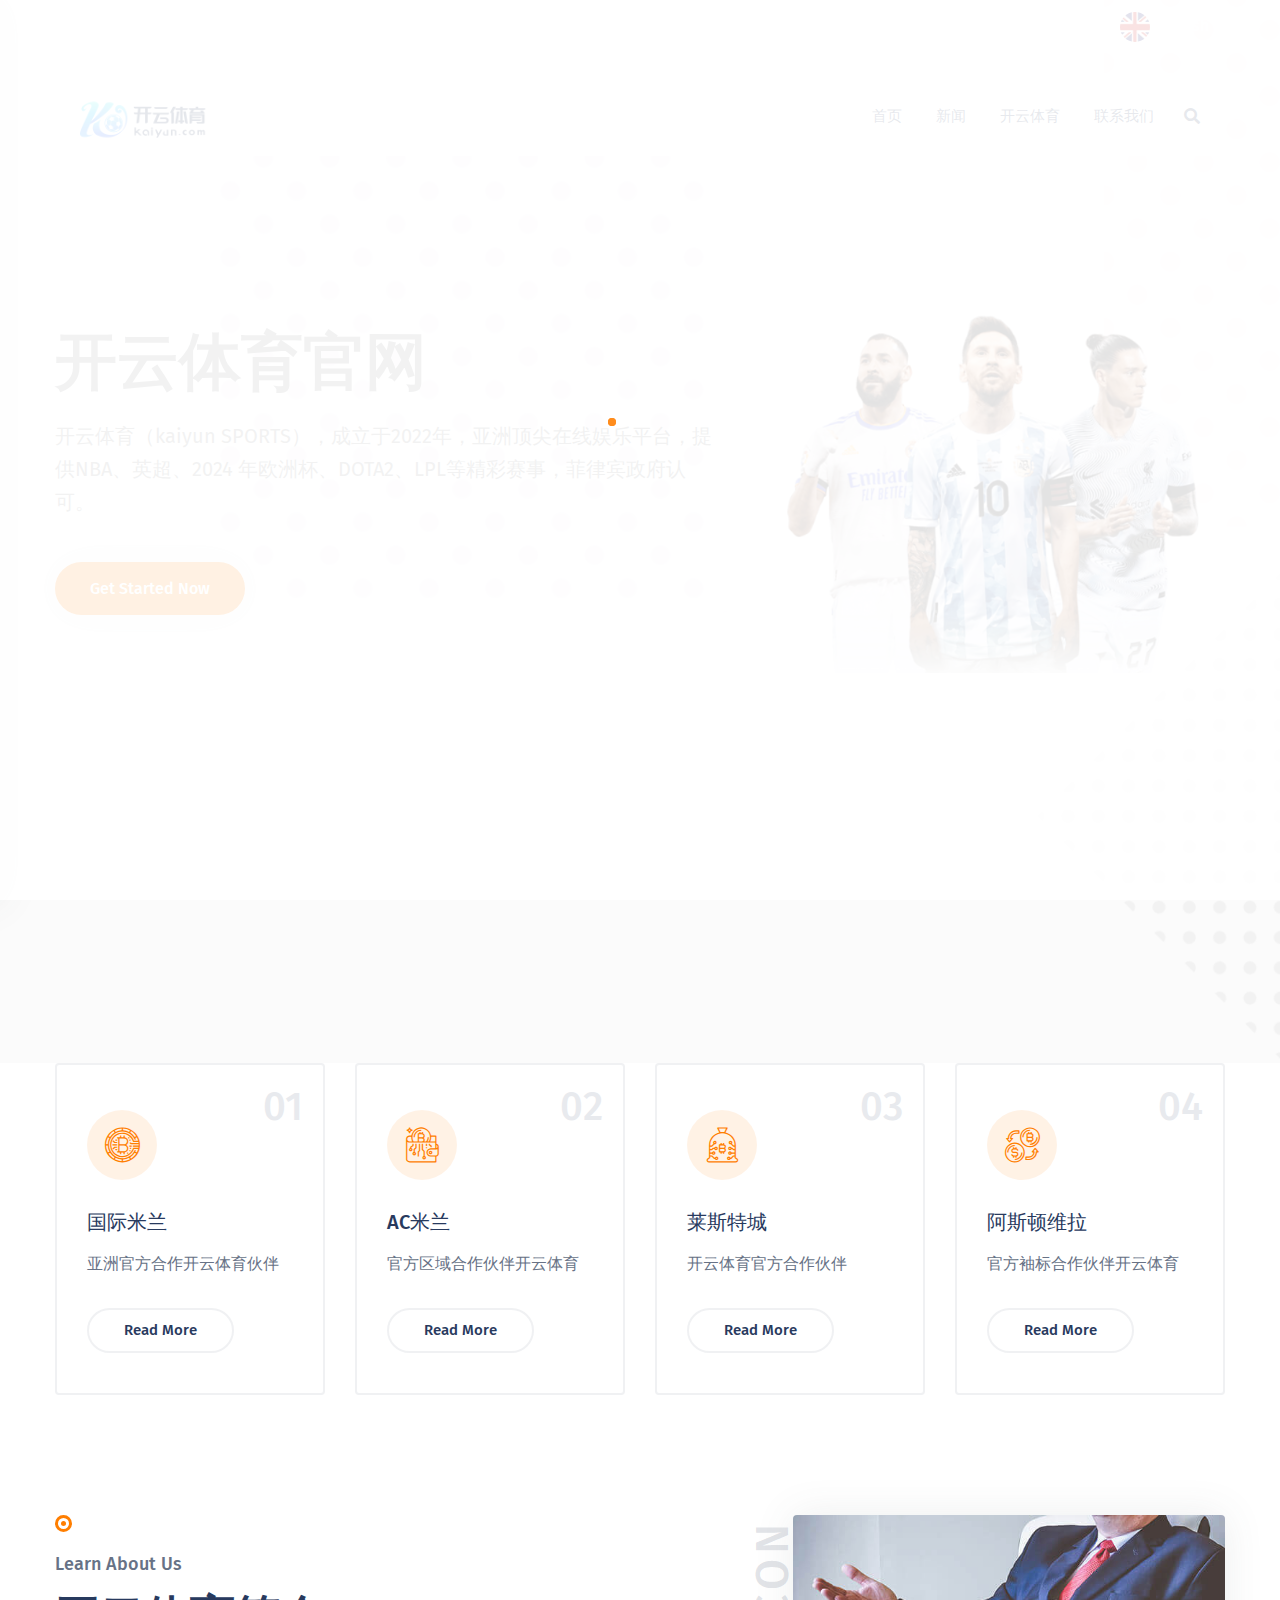
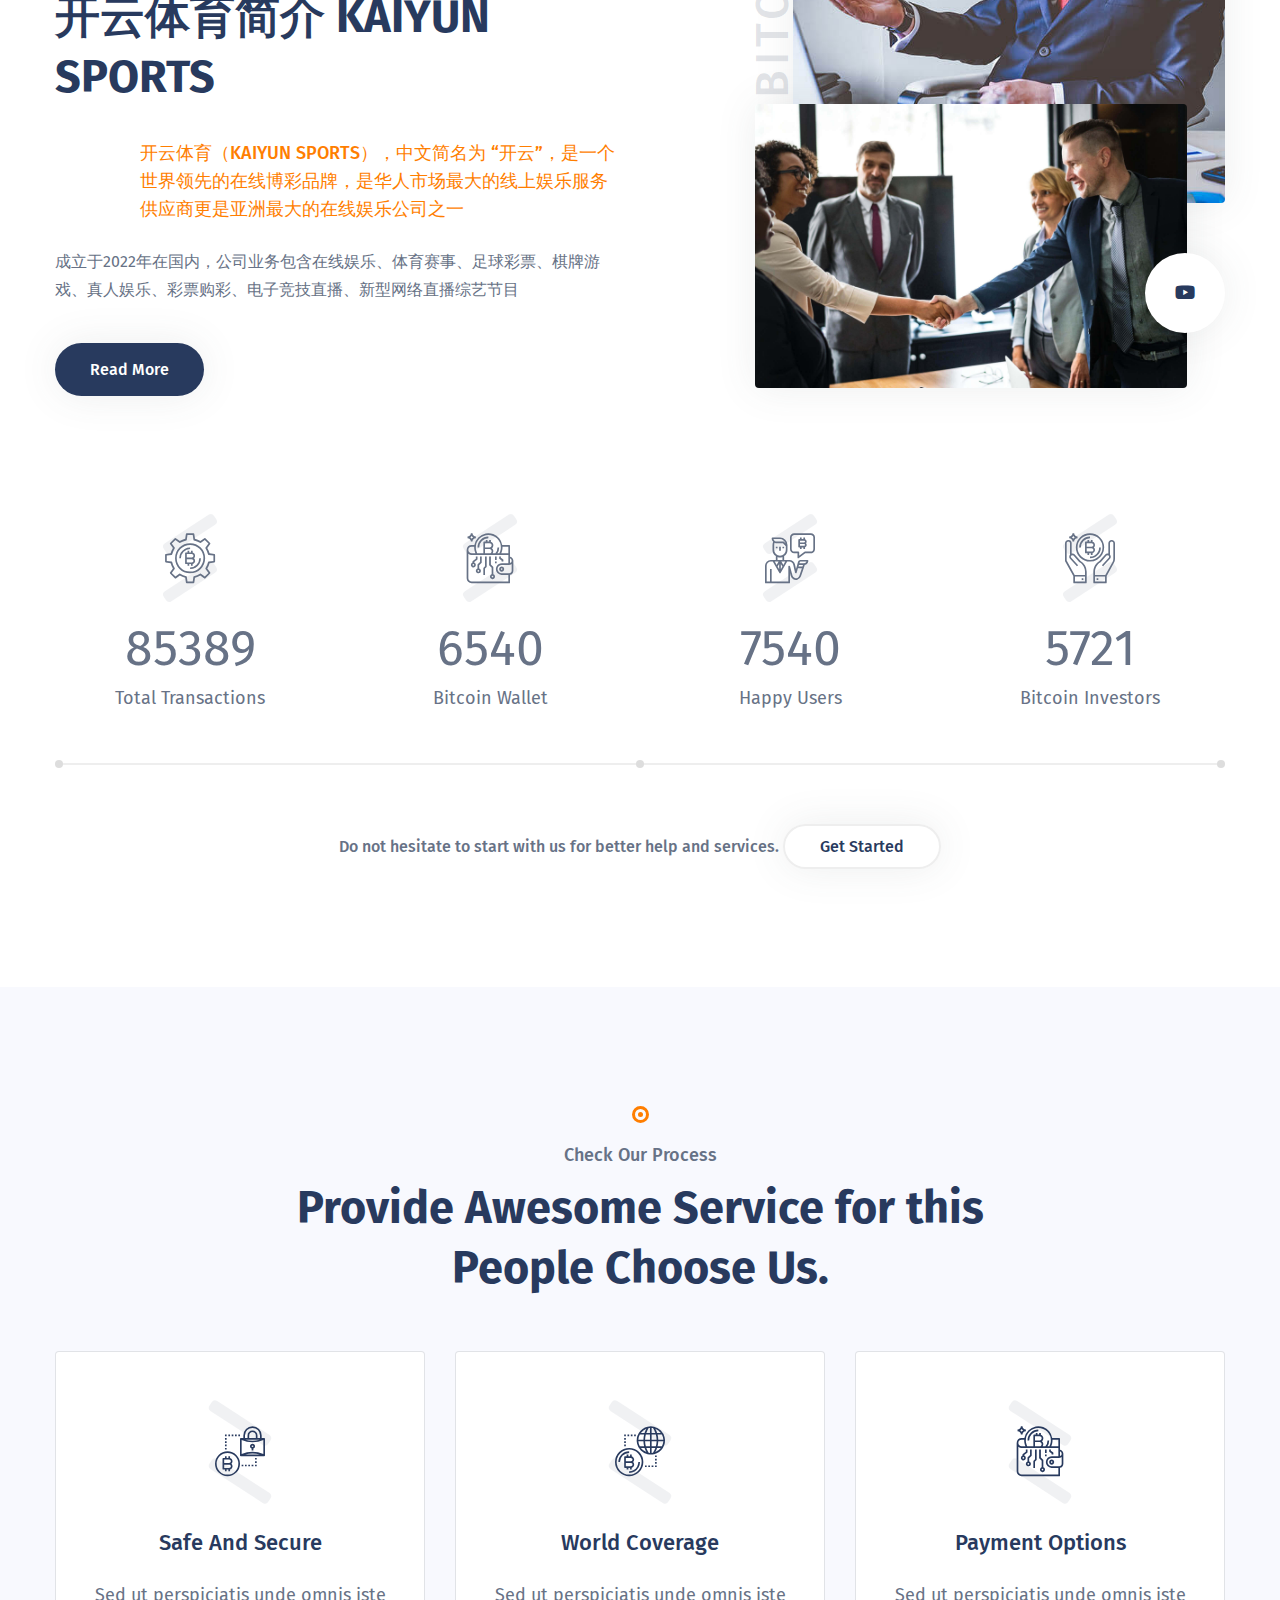
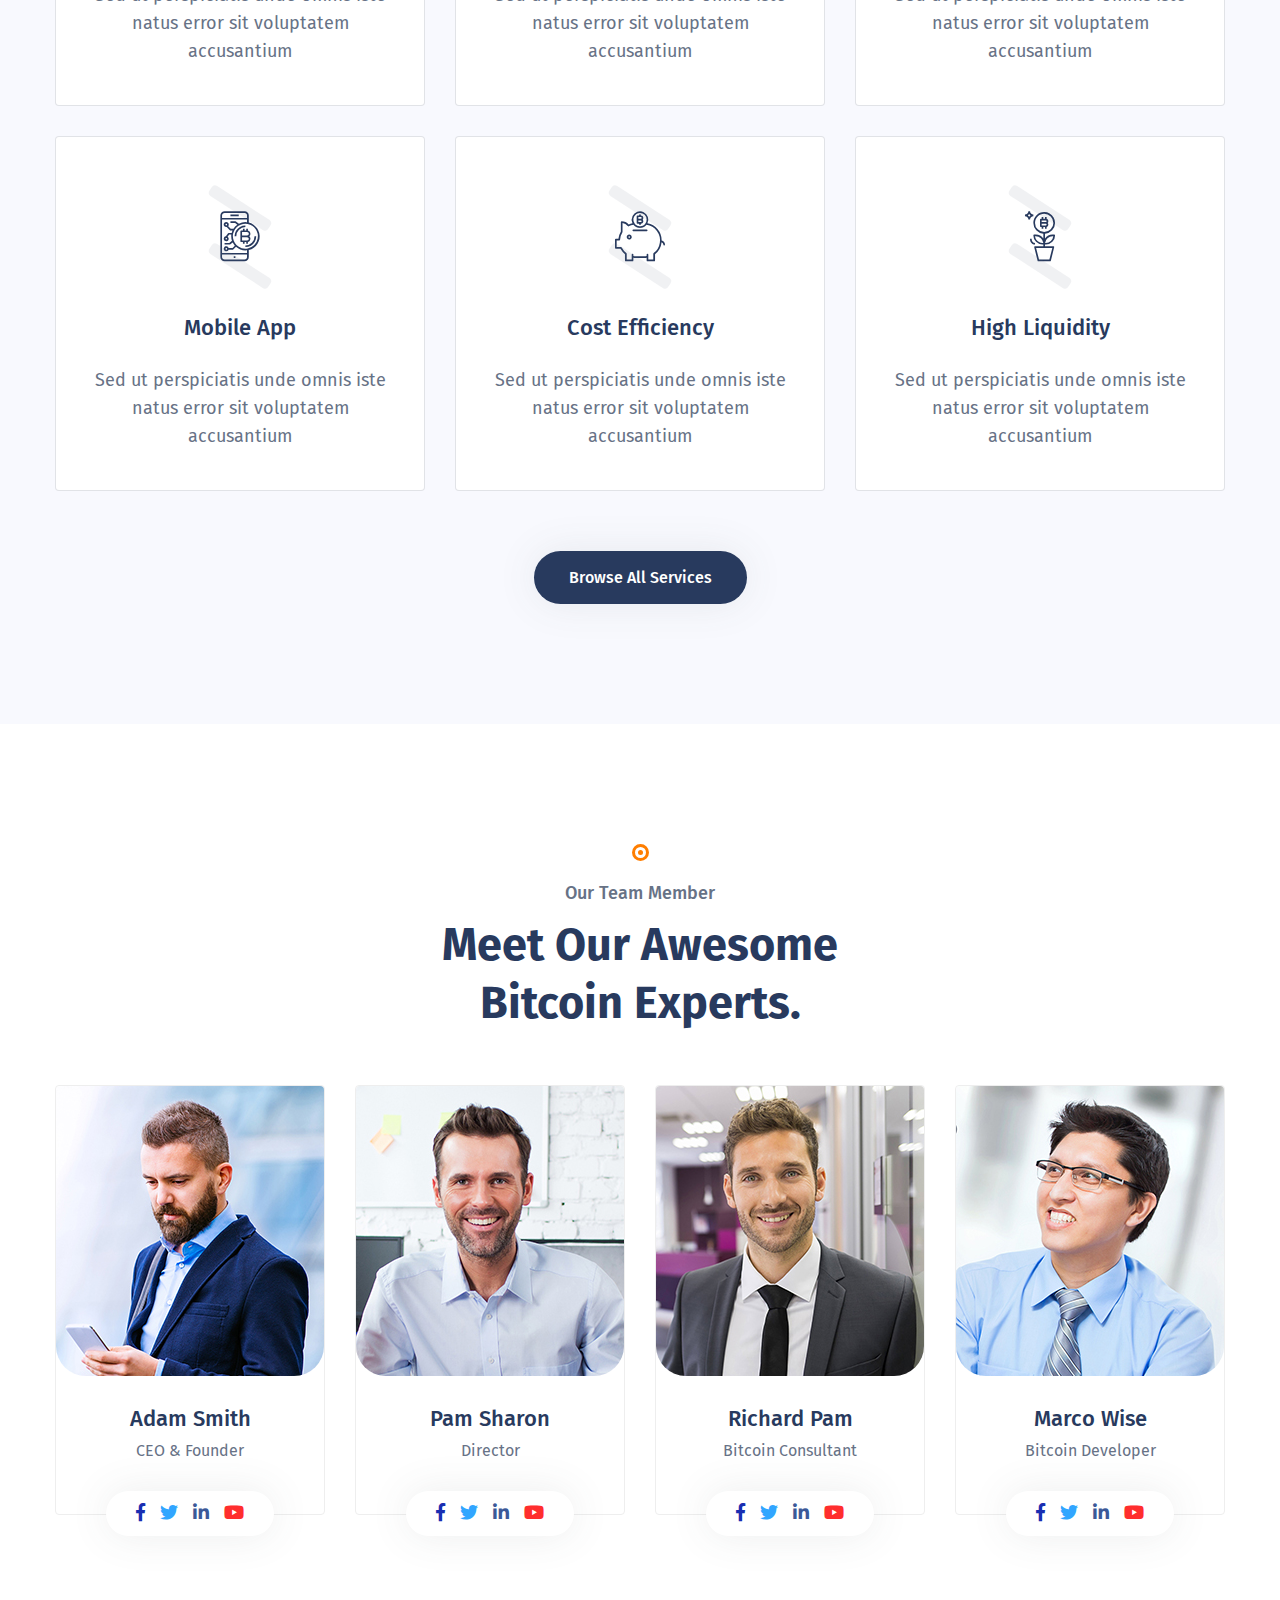
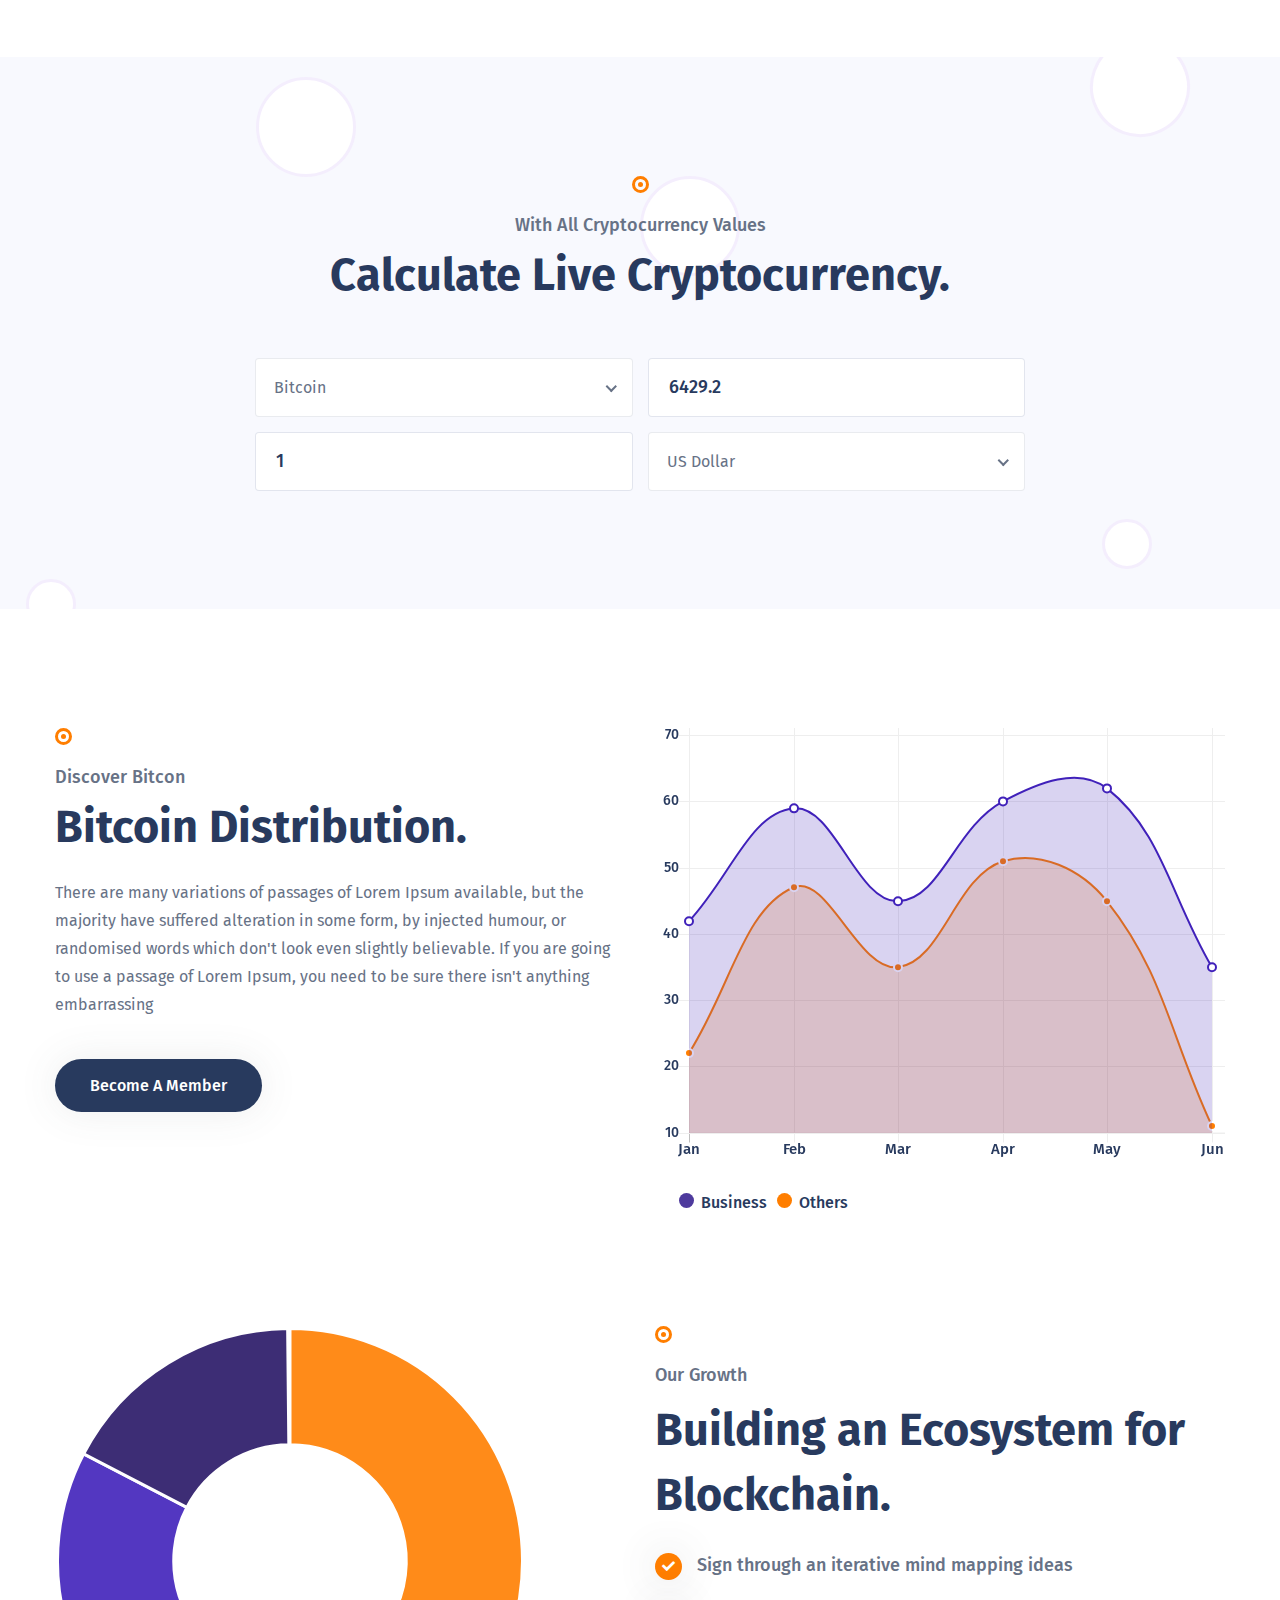
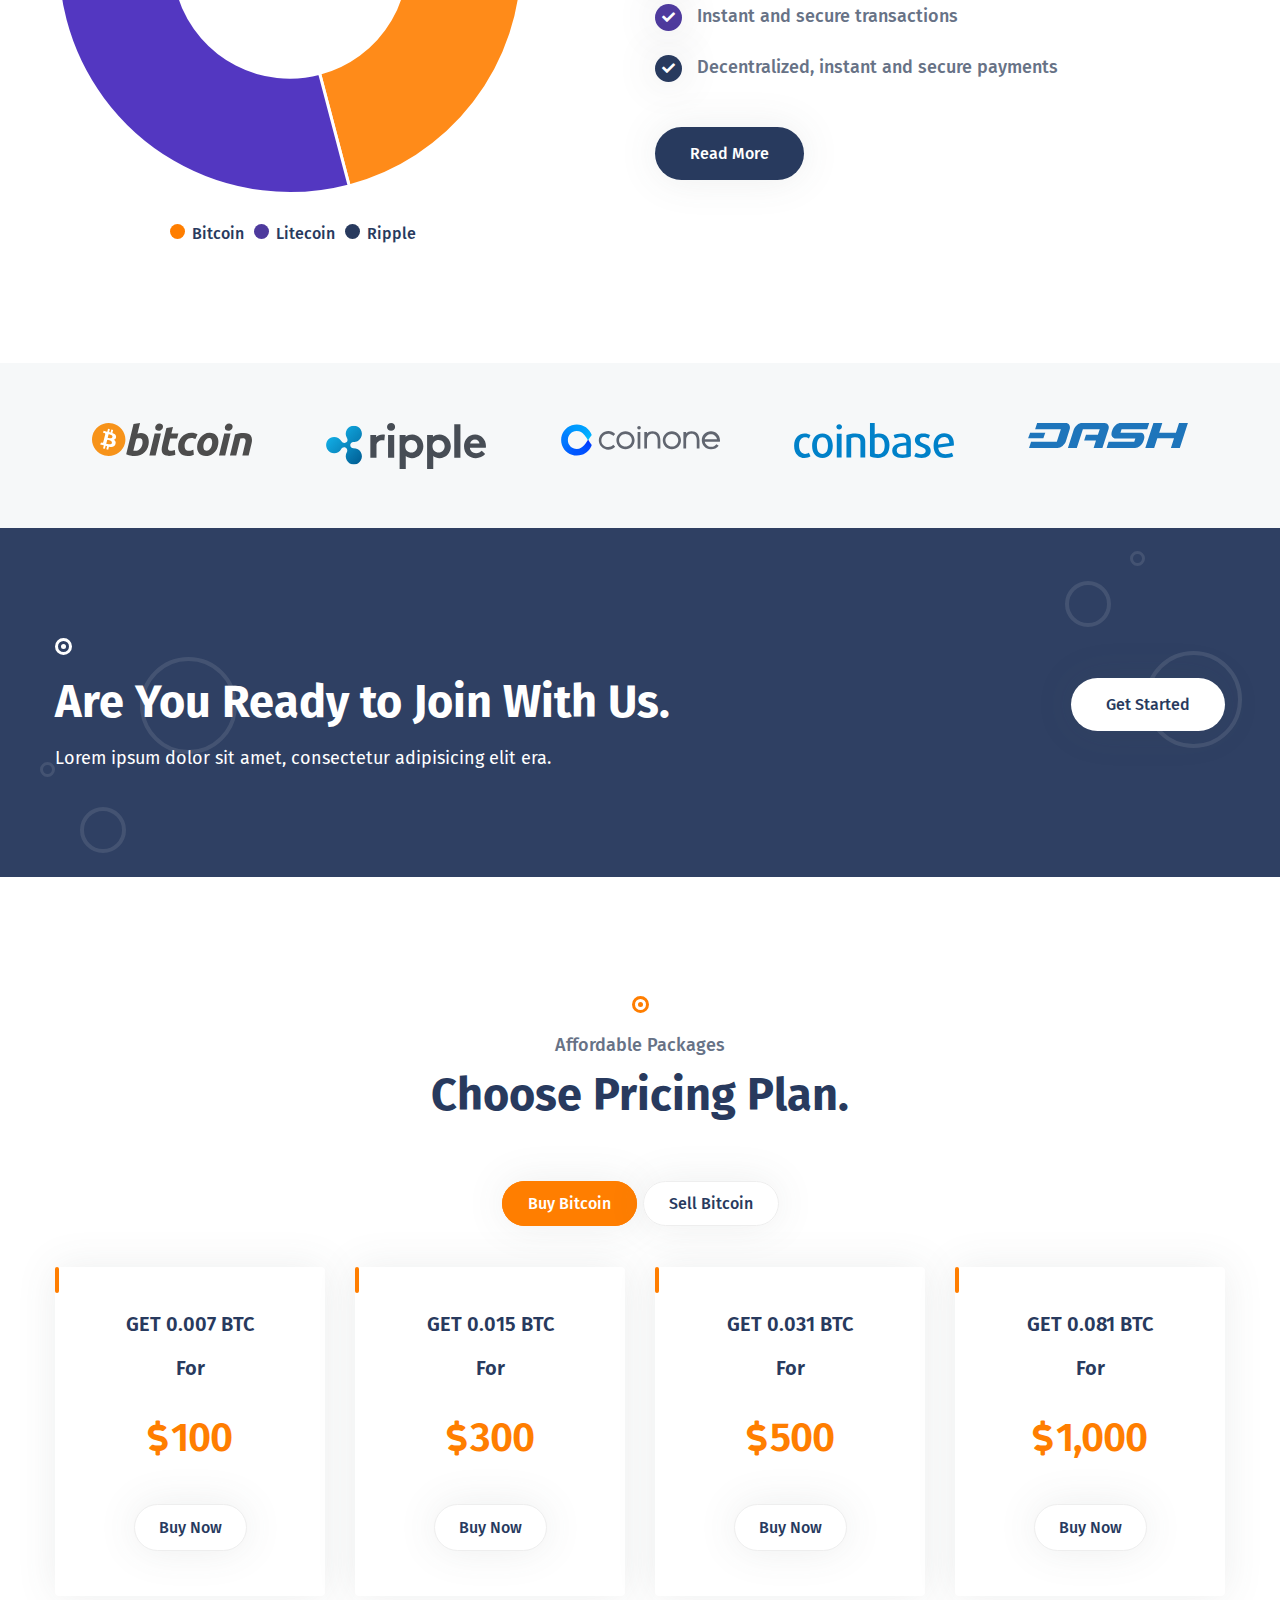
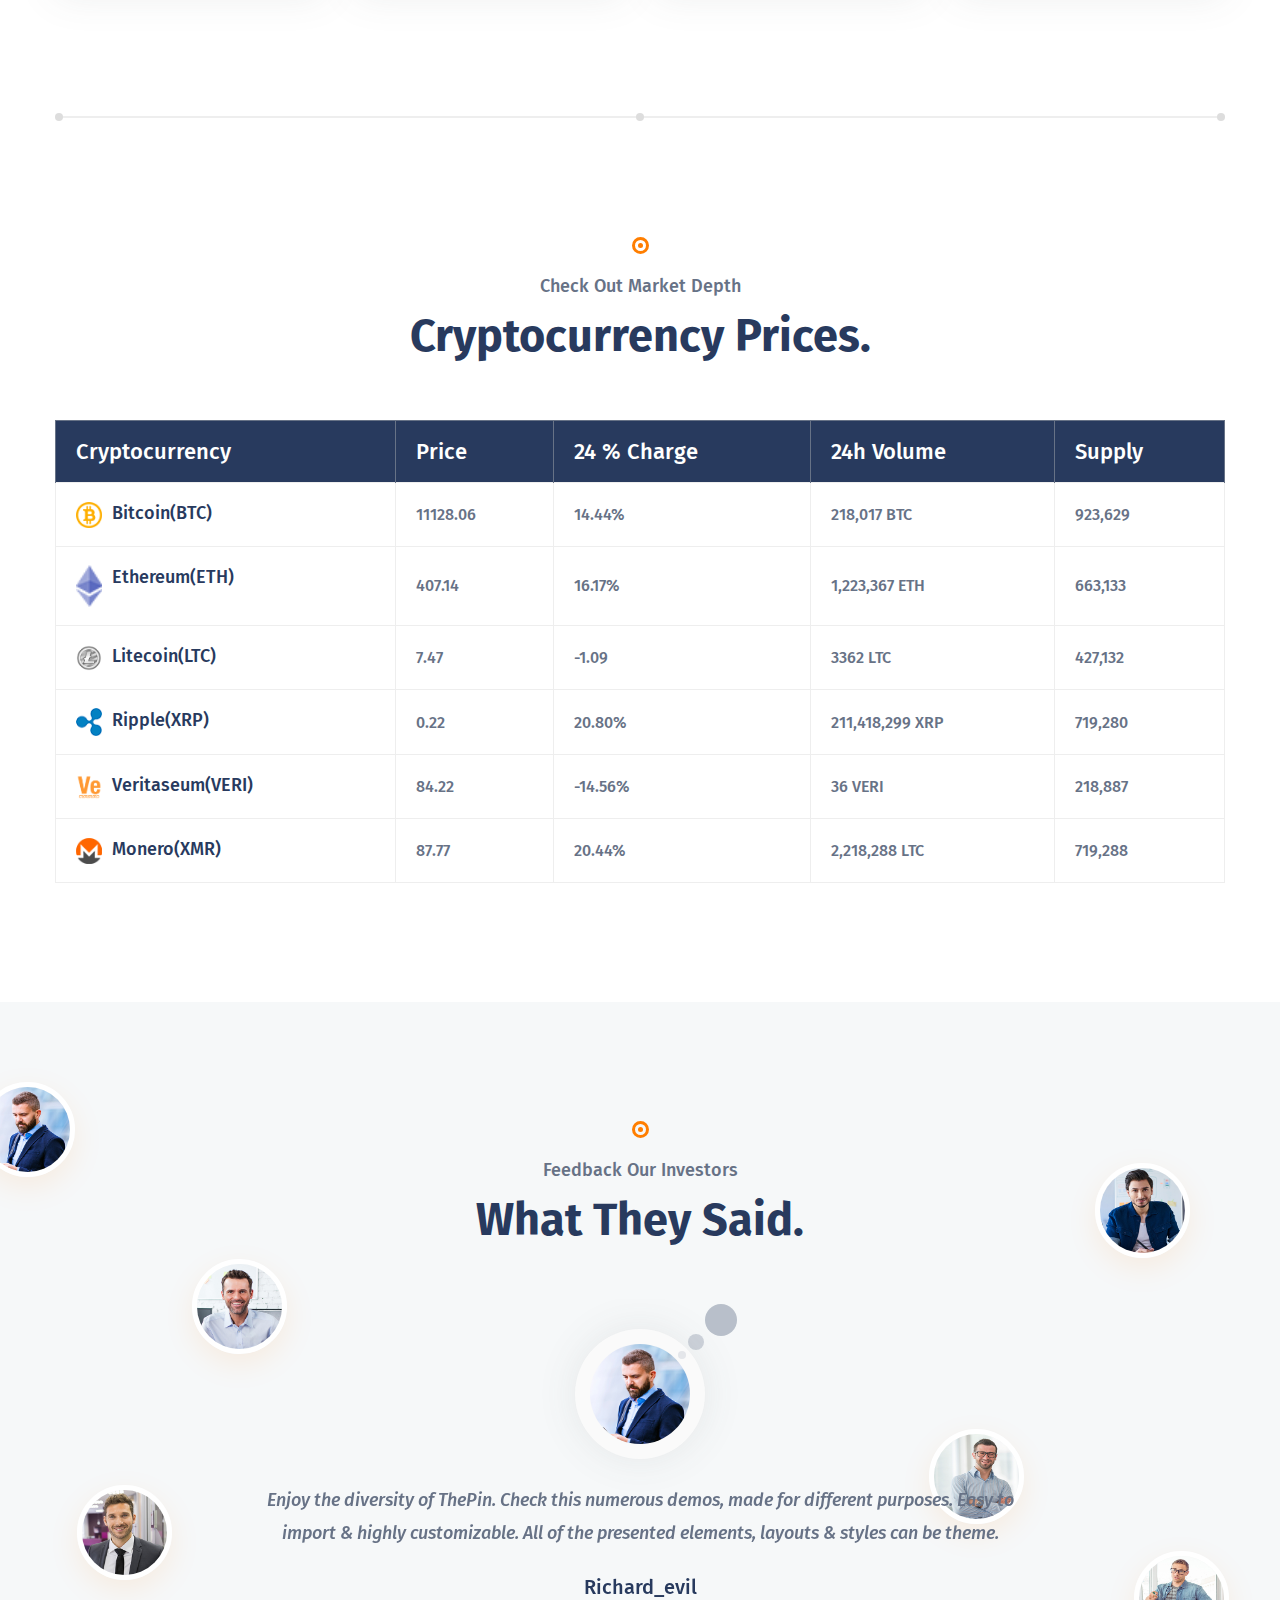
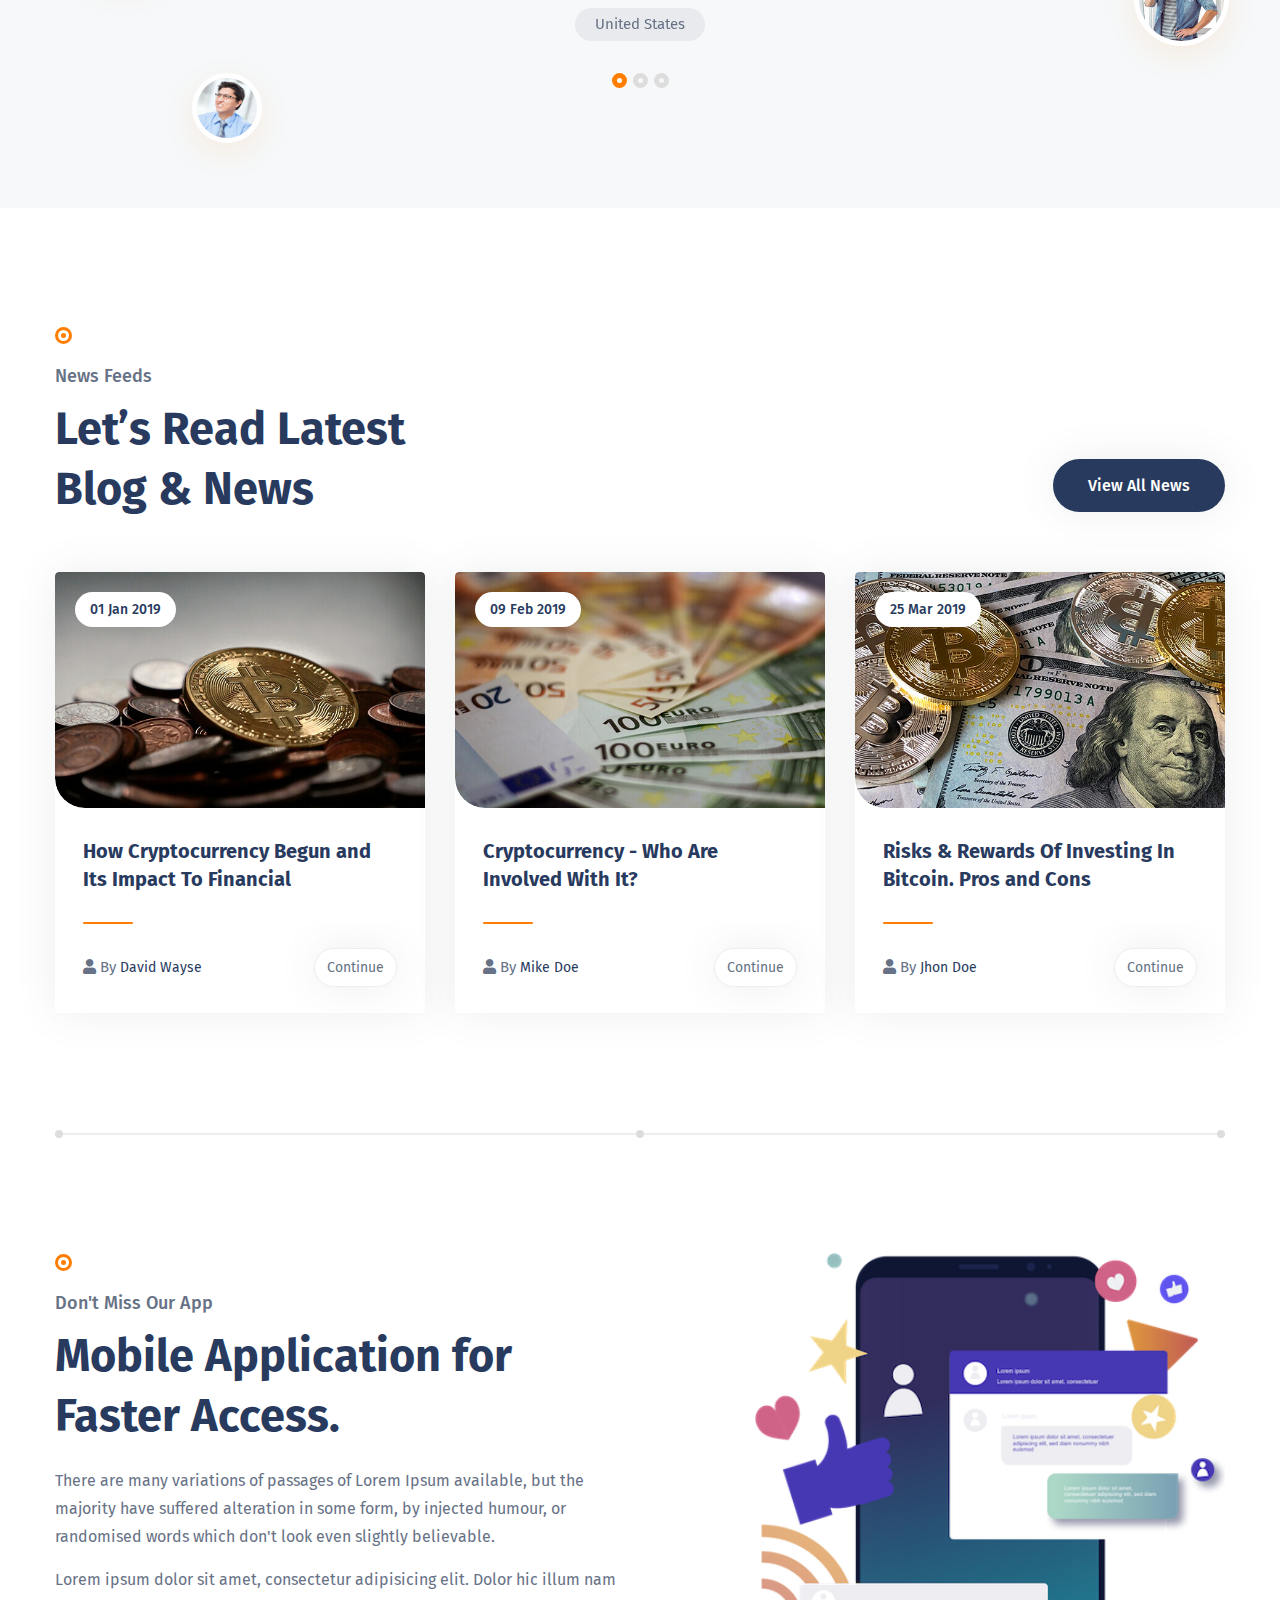
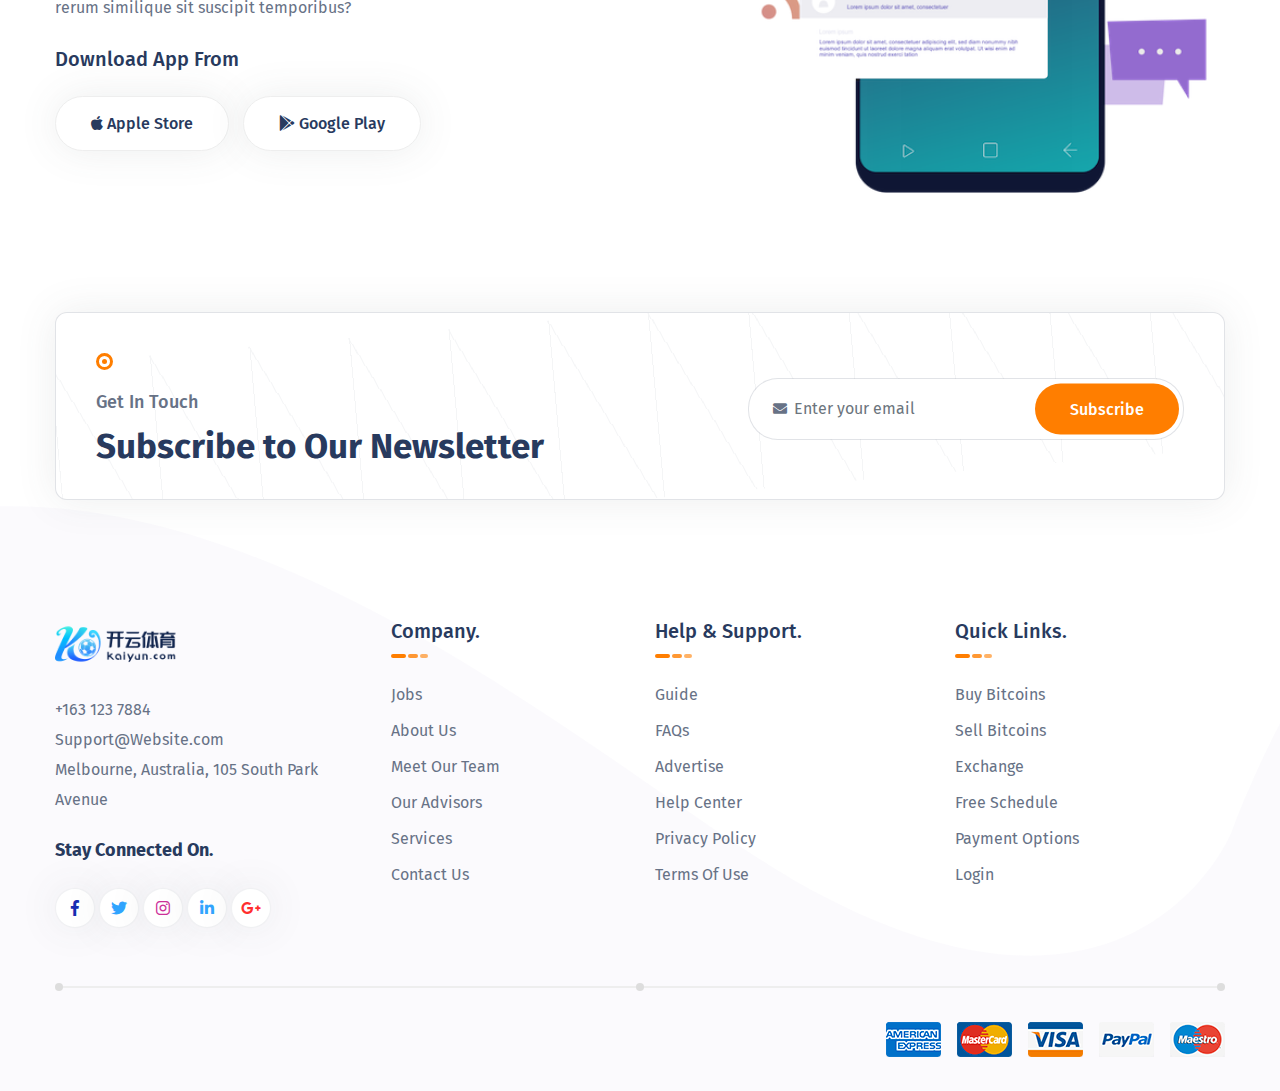
<file: index.html>
﻿<!DOCTYPE html>
<html lang="en">
<head>
    <meta charset="UTF-8">
    <meta name="viewport" content="width=device-width, initial-scale=1.0">
    <meta http-equiv="X-UA-Compatible" content="ie=edge">
    <title>开云体育 开云德州 kaiyuntiyu  德州扑克 开云平台 开云集团</title>
    <meta name="description" content="开云体育 德州扑克 开云平台 kaiyuntiyu  开云集团 全球最顶级的德州游戏以及体育赛事、真人娱乐、棋牌游戏、电子竞技等多种产品。">
    <meta name="keywords" content="开云体育 德州扑克 开云平台 开云集团 亚洲顶尖在线娱乐平台，提供NBA、英超、2024 年欧洲杯、DOTA2、LPL等精彩赛事，菲律宾政府认可">
    <!-- Favicon -->
    <link rel="icon" href="images/favicon.png">


    <!-- Template CSS Files -->
    <link rel="stylesheet" href="css/bootstrap.min.css">
    <link rel="stylesheet" href="css/font-awesome.css">
    <link rel="stylesheet" href="css/flaticon.css">
    <link rel="stylesheet" href="css/owl.carousel.min.css">
    <link rel="stylesheet" href="css/owl.theme.default.min.css">
    <link rel="stylesheet" href="css/magnific-popup.css">
    <link rel="stylesheet" href="css/style.css">
</head>
<body>
<!-- start per-loader -->
<div class="loader-container">
    <div class="lds-ripple">
        <div></div>
        <div></div>
    </div>
</div>
<!-- end per-loader -->

<!-- ================================
            START HEADER AREA
================================= -->
<header class="header-area">
    <div class="header-top">
        <div class="container">
            <div class="row">
                <div class="col-lg-6 col-sm-6">
                    <div class="header-top-info">
                        <ul class="info-list">
                            <li><i class="fa fa-envelope"></i>
                                <a href="mailto:example@gmail.com">example@gmail.com</a>
                            </li>
                            <li><i class="fa fa-phone"></i>
                                <a href="tel:+1631237884">+163 123 7884</a>
                            </li>
                        </ul>
                    </div><!-- end header-top-info -->
                </div><!-- end col-lg-6 -->
                <div class="col-lg-6 col-sm-6">
                    <div class="header-top-info header-login-info">
                        <ul class="info-list">
                            <li><a href="#"><i class="fa fa-user"></i> Login</a></li>
                            <li><a href="#"><i class="fa fa-sign-in-alt"></i> Sign up</a></li>
                            <li>
                                <a href="#">
                                    <img src="images/flag.jpg" alt="English">
                                    English
                                    <i class="fas fa-caret-down"></i>
                                </a>
                                <ul class="lang-drop-menu">
                                   <li>
                                       <a href="#">
                                           <img src="images/flag.jpg" alt="English">
                                           english
                                       </a>
                                       <a href="#">
                                           <img src="images/flag2.jpg" alt="Usa">
                                           usa
                                       </a>
                                       <a href="#">
                                           <img src="images/flag3.jpg" alt="France">
                                           france
                                       </a>
                                   </li>
                                </ul>
                            </li>
                        </ul>
                    </div><!-- end header-top-info -->
                </div><!-- end col-lg-6 -->
            </div><!-- end row -->
        </div><!-- end container -->
    </div><!-- end header-top -->
    <div class="header-menu-wrapper">
        <div class="container">
            <div class="row header-menu-row">
                <div class="col-lg-3">
                    <div class="logo">
                        <a href="index.html"> <img src="images/ky-logo.png" alt="logo"></a>
                    </div><!-- end logo -->
                </div><!-- end col-lg-3-->
                <div class="col-lg-9 main-menu-wrapper">
                    <div class="main-menu-content">
                        <nav>
                            <ul>
                                <li><a href="index.html">首页</a></li>
								<li><a href="news.html">新闻</a></li>
                                <li><a href="about.html">开云体育</a></li>
                                <li><a href="contact.html">联系我们</a></li>
                            </ul>
                        </nav>
                        <div class="logo-right-button">
                            <ul>
                                <li><a href="javascript:void(0)" class="search-button"><i class="fa fa-search"></i></a></li>
                            </ul>
                            <div class="side-menu-open">
                                <span class="menu__bar"></span>
                                <span class="menu__bar"></span>
                                <span class="menu__bar"></span>
                            </div><!-- end side-menu-open -->
                        </div><!-- end logo-right-button -->
                        <div class="search-option">
                            <form action="#">
                                <input class="form-control" type="text" placeholder="Search by keywords...">
                                <i class="fa fa-search search-icon"></i>
                            </form>
                        </div><!-- end search-option -->
                    </div><!-- end main-menu-content -->
                </div><!-- end col-lg-9 -->
            </div><!-- end row -->
        </div><!-- end container -->
    </div><!-- end header-menu-wrapper -->
    <div class="side-nav-container">
        <div class="humburger-menu">
            <div class="humburger-menu-lines side-menu-close"></div><!-- end humburger-menu-lines -->
        </div><!-- end humburger-menu -->
        <div class="side-menu-wrap">
            <ul class="side-menu-ul">
                <li><a style="color: #fff;" href="index.html">首页</a></li>
				<li><a style="color: #fff;" href="news.html">新闻</a></li>
				<li><a style="color: #fff;" href="about.html">开云体育</a></li>
				<li><a style="color: #fff;" href="contact.html">联系我们</a></li>
            </ul>
        </div><!-- end side-menu-wrap -->
    </div><!-- end side-nav-container -->
</header>
<!-- ================================
         END HEADER AREA
================================= -->

<!-- ================================
    START HERO AREA
================================= -->
<section class="hero-area">
    <div class="container">
		<!-- <img src="images/v2.png" alt="vector image" class="hero__img"> -->
		<!-- <a href="https://www.kaiyuntiyus.com/"></a> -->
        
        <div class="row">
            <div class="col-lg-7">
                <div class="hero-content">
                    <h1 class="hero__title" style="color: #87898a;">开云体育官网</h1>
                    <p class="hero__desc"style="color: #87898a;">开云体育（kaiyun SPORTS），成立于2022年，亚洲顶尖在线娱乐平台，提供NBA、英超、2024 年欧洲杯、DOTA2、LPL等精彩赛事，菲律宾政府认可。</p>
                    <div class="hero-btn">
                        <a href="https://www.kaiyuntiyus.com/" class="theme-btn">get started now</a> 
                    </div>
                </div>
            </div>
            <div class="col-lg-5">
				<div class="hero-img-box">
				    <img src="images/banner001.webp" alt="vector image" class="hero__img">
				</div>
            </div>
        </div>
		<!-- end row -->
		
    </div><!-- end container -->
    <!-- <svg class="wave-svg-box" viewBox="0 0 120 28">
        <defs>
            <filter id="goo">
                <feGaussianBlur in="SourceGraphic" stdDeviation="1" result="blur" />
                <feColorMatrix in="blur" mode="matrix" values="
           1 0 0 0 0
           0 1 0 0 0
           0 0 1 0 0
           0 0 0 13 -9" result="goo" />
                <xfeBlend in="SourceGraphic" in2="goo" />
            </filter>
            <path id="wave" d="M 0,10 C 30,10 30,15 60,15 90,15 90,10 120,10 150,10 150,15 180,15 210,15 210,10 240,10 v 28 h -240 z" />
        </defs>

        <use id="wave3" class="wave" xlink:href="#wave" x="0" y="-2" ></use>
        <use id="wave2" class="wave" xlink:href="#wave" x="0" y="0" ></use>
        <g class="gooeff" filter="url(#goo)">
            <circle class="drop drop1" cx="20" cy="2" r="8.8"  />
            <circle class="drop drop2" cx="25" cy="2.5" r="7.5"  />
            <circle class="drop drop3" cx="16" cy="2.8" r="9.2"  />
            <circle class="drop drop4" cx="18" cy="2" r="8.8"  />
            <circle class="drop drop5" cx="22" cy="2.5" r="7.5"  />
            <circle class="drop drop6" cx="26" cy="2.8" r="9.2"  />
            <circle class="drop drop1" cx="5" cy="4.4" r="8.8"  />
            <circle class="drop drop2" cx="5" cy="4.1" r="7.5"  />
            <circle class="drop drop3" cx="8" cy="3.8" r="9.2"  />
            <circle class="drop drop4" cx="3" cy="4.4" r="8.8"  />
            <circle class="drop drop5" cx="7" cy="4.1" r="7.5"  />
            <circle class="drop drop6" cx="10" cy="4.3" r="9.2"  />

            <circle class="drop drop1" cx="1.2" cy="5.4" r="8.8"  />
            <circle class="drop drop2" cx="5.2" cy="5.1" r="7.5"  />
            <circle class="drop drop3" cx="10.2" cy="5.3" r="9.2"  />
            <circle class="drop drop4" cx="3.2" cy="5.4" r="8.8"  />
            <circle class="drop drop5" cx="14.2" cy="5.1" r="7.5"  />
            <circle class="drop drop6" cx="17.2" cy="4.8" r="9.2"  />
            <use id="wave1" class="wave" xlink:href="#wave" x="0" y="1" />
        </g>
    </svg> -->
</section><!-- end hero-area -->
<!-- ================================
    END HERO AREA
================================= -->

<!-- ================================
       START FEATURE AREA
================================= -->
<section class="feature-area">
    <div class="container">
        <div class="row feature-box">
            <div class="col-lg-3">
                <div class="feature-item">
                    <span class="feature__number">01</span>
                   <div class="feature__icon">
                       <i class="flaticon-027-bitcoin-8">
                        <!-- <img src="images/intermilan_logo.webp" alt=""> -->
                       </i>
                   </div>
                    <h3 class="feature__title">国际米兰</h3>
                    <p class="feature__desc">亚洲官方合作开云体育伙伴</p>
                    <a href="https://www.kaiyuntiyus.com/" class="theme-btn feature__btn">Read More</a>
                </div><!-- end feature-item -->
            </div><!-- end col-lg-3 -->
            <div class="col-lg-3">
                <div class="feature-item">
                    <span class="feature__number">02</span>
                    <div class="feature__icon">
                        <i class="flaticon-001-bitcoin-20"></i>
                    </div>
                    <h3 class="feature__title">AC米兰</h3>
                    <p class="feature__desc">
                        官方区域合作伙伴开云体育
                    </p>
                    <a href="https://www.kaiyuntiyus.com/" class="theme-btn feature__btn">Read More</a>
                </div><!-- end feature-item -->
            </div><!-- end col-lg-3 -->
            <div class="col-lg-3">
                <div class="feature-item">
                    <span class="feature__number">03</span>
                    <div class="feature__icon">
                        <i class="flaticon-028-bitcoin-7"></i>
                    </div>
                    <h3 class="feature__title">莱斯特城</h3>
                    <p class="feature__desc">
                        开云体育官方合作伙伴
                    </p>
                    <a href="https://www.kaiyuntiyus.com/" class="theme-btn feature__btn">Read More</a>
                </div><!-- end feature-item -->
            </div><!-- end col-lg-3 -->
            <div class="col-lg-3">
                <div class="feature-item">
                    <span class="feature__number">04</span>
                    <div class="feature__icon">
                        <i class="flaticon-012-bitcoin-15"></i>
                    </div>
                    <h3 class="feature__title">阿斯顿维拉</h3>
                    <p class="feature__desc">
                        官方袖标合作伙伴开云体育
                    </p>
                    <a href="https://www.kaiyuntiyus.com/" class="theme-btn feature__btn">Read More</a>
                </div><!-- end feature-item -->
            </div><!-- end col-lg-3 -->
        </div><!-- end row -->
    </div><!-- end container -->
</section><!-- end feature-area -->
<!-- ================================
       START FEATURE AREA
================================= -->

<!-- ================================
       START ABOUT AREA
================================= -->
<section class="about-area">
    <div class="container">
        <div class="row">
            <div class="col-lg-6">
                <div class="about-item">
                    <div class="sec-heading">
                        <div class="heading-circle"></div>
                        <p class="sec__meta">learn about us</p>
                        <h2 class="sec__title">开云体育简介 KAIYUN SPORTS</h2>
                        <p class="sec__desc sec__desc2">
                            开云体育（KAIYUN SPORTS），中文简名为 “开云”，是一个世界领先的在线博彩品牌，是华人市场最大的线上娱乐服务供应商更是亚洲最大的在线娱乐公司之一
                        </p>
                        <p class="sec__desc">
                            成立于2022年在国内，公司业务包含在线娱乐、体育赛事、足球彩票、棋牌游戏、真人娱乐、彩票购彩、电子竞技直播、新型网络直播综艺节目
                        </p>
                        <p class="sec__desc">
                         
                        </p>
                    </div><!-- end sec-heading -->
                    <a href="https://www.kaiyuntiyus.com/" class="theme-btn readmore__btn">read more</a>
                </div><!-- end about-item -->
            </div><!-- end col-lg-6 -->
            <div class="col-lg-5 ml-auto">
                <div class="about-img-box">
                    <img src="images/blog-img5.jpg" alt="about us" class="about-img">
                    <img src="images/about-img2.jpg" alt="about us" class="about-img">
                    <a class="mfp-iframe video-play-btn" href="" title="Play Video">
                        <i class="fab fa-youtube"></i>
                    </a>
                    <span class="heboo-text">BITCON</span>
                </div><!-- end about-img-box -->
            </div><!-- end col-lg-5 -->
        </div><!-- end row -->
        <div class="row funfact-wrapper">
            <div class="col-lg-3">
                <div class="funfact-item">
                    <div class="funfact-icon">
                        <i class="flaticon-032-bitcoin-3 funfact__icon"></i>
                    </div>
                    <span class="funfact__number counter">85389</span>
                    <p class="funfact__meta">Total Transactions</p>
                </div><!-- end funfact-item-->
            </div><!-- end col-lg-3 -->
            <div class="col-lg-3">
                <div class="funfact-item">
                    <div class="funfact-icon">
                        <i class="flaticon-001-bitcoin-20 funfact__icon"></i>
                    </div>
                    <span class="funfact__number counter">6540</span>
                    <p class="funfact__meta">bitcoin wallet</p>
                </div><!-- end funfact-item-->
            </div><!-- end col-lg-3 -->
            <div class="col-lg-3">
                <div class="funfact-item">
                    <div class="funfact-icon">
                        <i class="flaticon-034-consulting funfact__icon"></i>
                    </div>
                    <span class="funfact__number counter">7540</span>
                    <p class="funfact__meta">Happy Users</p>
                </div><!-- end funfact-item-->
            </div><!-- end col-lg-3 -->
            <div class="col-lg-3">
                <div class="funfact-item">
                    <div class="funfact-icon">
                        <i class="flaticon-006-bitcoin-18 funfact__icon"></i>
                    </div>
                    <span class="funfact__number counter">5721</span>
                    <p class="funfact__meta">Bitcoin Investors</p>
                </div><!-- end funfact-item-->
            </div><!-- end col-lg-3 -->
        </div><!-- end row -->
        <div class="row">
            <div class="col-lg-12">
                <div class="divider">
                    <span class="divider__circle"></span>
                </div><!-- end divider -->
            </div><!-- end col-lg-12 -->
        </div><!-- end row -->
        <div class="row">
            <div class="col-lg-12">
                <div class="about-sub-box">
                    <p>
                        Do not hesitate to start with us for better help and services.
                        <a href="#" class="theme-btn">get started</a>
                    </p>
                </div><!-- end about-sub-box -->
            </div><!-- end col-lg-12 -->
        </div><!-- end row -->
    </div><!-- end container -->
</section><!-- end about-area -->
<!-- ================================
       START ABOUT AREA
================================= -->

<!-- ================================
       START HOWITWORKS AREA
================================= -->
<section class="howitworks-area text-center">
    <div class="container">
        <div class="row">
            <div class="col-lg-12">
               <div class="sec-heading">
                   <div class="heading-circle m-x-auto"></div>
                   <p class="sec__meta">check our process</p>
                   <h2 class="sec__title">Provide Awesome Service for this <br> People Choose Us.</h2>
               </div><!-- end sec-heading -->
            </div><!-- end col-lg-12 -->
        </div><!-- end row -->
        <div class="row hiw-content">
            <div class="col-lg-4">
                <div class="hiw-item">
                   <div class="flaticon__icon">
                       <span class="flaticon-014-bitcoin-13"></span>
                   </div>
                    <h3 class="hiw__title"><a href="#">safe and secure</a></h3>
                    <p class="hiw__desc">
                        Sed ut perspiciatis unde omnis iste natus error sit voluptatem accusantium
                    </p>
                </div><!-- end hiw-item -->
            </div><!-- end col-lg-4 -->
            <div class="col-lg-4">
                <div class="hiw-item">
                    <div class="flaticon__icon">
                        <span class="flaticon-031-bitcoin-4"></span>
                    </div>
                    <h3 class="hiw__title"><a href="#">world coverage</a></h3>
                    <p class="hiw__desc">
                        Sed ut perspiciatis unde omnis iste natus error sit voluptatem accusantium
                    </p>
                </div><!-- end hiw-item -->
            </div><!-- end col-lg-4 -->
            <div class="col-lg-4">
                <div class="hiw-item">
                    <div class="flaticon__icon">
                        <span class="flaticon-001-bitcoin-20"></span>
                    </div>
                    <h3 class="hiw__title"><a href="#">payment options</a></h3>
                    <p class="hiw__desc">
                        Sed ut perspiciatis unde omnis iste natus error sit voluptatem accusantium
                    </p>
                </div><!-- end hiw-item -->
            </div><!-- end col-lg-4 -->
            <div class="col-lg-4">
                <div class="hiw-item">
                    <div class="flaticon__icon">
                        <span class="flaticon-002-bitcoin-19"></span>
                    </div>
                    <h3 class="hiw__title"><a href="#">mobile app</a></h3>
                    <p class="hiw__desc">
                        Sed ut perspiciatis unde omnis iste natus error sit voluptatem accusantium
                    </p>
                </div><!-- end hiw-item -->
            </div><!-- end col-lg-4 -->
            <div class="col-lg-4">
                <div class="hiw-item">
                    <div class="flaticon__icon">
                        <span class="flaticon-004-saving"></span>
                    </div>
                    <h3 class="hiw__title"><a href="#">cost efficiency</a></h3>
                    <p class="hiw__desc">
                        Sed ut perspiciatis unde omnis iste natus error sit voluptatem accusantium
                    </p>
                </div><!-- end hiw-item -->
            </div><!-- end col-lg-4 -->
            <div class="col-lg-4">
                <div class="hiw-item">
                    <div class="flaticon__icon">
                        <span class="flaticon-029-bitcoin-6"></span>
                    </div>
                    <h3 class="hiw__title"><a href="#">high liquidity</a></h3>
                    <p class="hiw__desc">
                        Sed ut perspiciatis unde omnis iste natus error sit voluptatem accusantium
                    </p>
                </div><!-- end hiw-item -->
            </div><!-- end col-lg-4 -->
        </div><!-- end row -->
        <div class="row">
            <div class="col-lg-12">
                <div class="button-shared-wrap">
                    <a href="#" class="theme-btn">browse all services</a>
                </div><!-- end button-shared-wrap -->
            </div><!-- end col-lg-12 -->
        </div><!-- end row -->
    </div><!-- end container -->
</section><!-- end howitworks-area -->
<!-- ================================
       START HOWITWORKS AREA
================================= -->

<!-- ================================
       START TEAM AREA
================================= -->
<section class="team-area text-center">
    <div class="container">
        <div class="row">
            <div class="col-lg-12">
                <div class="sec-heading">
                    <div class="heading-circle m-x-auto"></div>
                    <p class="sec__meta">our team member</p>
                    <h2 class="sec__title m-x-auto">Meet Our Awesome <br> Bitcoin Experts.</h2>
                </div><!-- end sec-heading -->
            </div><!-- end col-lg-12 -->
        </div><!-- end row -->
        <div class="row team-experts-wrapper">
            <div class="col-lg-3">
                <div class="team-item">
                   <div class="team-img-box">
                       <img src="images/team1.jpg" alt="team image" class="team__img">
                   </div>
                   <div class="team-content">
                       <h3 class="team__title"><a href="#">adam smith</a></h3>
                       <span class="team__meta">cEO & founder</span>
                       <ul class="team__social">
                           <li><a href="#"><i class="fab fa-facebook-f"></i></a></li>
                           <li><a href="#"><i class="fab fa-twitter"></i></a></li>
                           <li><a href="#"><i class="fab fa-linkedin-in"></i></a></li>
                           <li><a href="#"><i class="fab fa-youtube"></i></a></li>
                       </ul>
                   </div>
                </div><!-- end team-item -->
            </div><!-- end col-lg-3 -->
            <div class="col-lg-3">
                <div class="team-item">
                    <div class="team-img-box">
                        <img src="images/team2.jpg" alt="team image" class="team__img">
                    </div>
                    <div class="team-content">
                        <h3 class="team__title"><a href="#">pam sharon</a></h3>
                        <span class="team__meta">director</span>
                        <ul class="team__social">
                            <li><a href="#"><i class="fab fa-facebook-f"></i></a></li>
                            <li><a href="#"><i class="fab fa-twitter"></i></a></li>
                            <li><a href="#"><i class="fab fa-linkedin-in"></i></a></li>
                            <li><a href="#"><i class="fab fa-youtube"></i></a></li>
                        </ul>
                    </div>
                </div><!-- end team-item -->
            </div><!-- end col-lg-3 -->
            <div class="col-lg-3">
                <div class="team-item">
                    <div class="team-img-box">
                        <img src="images/team3.jpg" alt="team image" class="team__img">
                    </div>
                    <div class="team-content">
                        <h3 class="team__title"><a href="#">richard pam</a></h3>
                        <span class="team__meta">bitcoin consultant</span>
                        <ul class="team__social">
                            <li><a href="#"><i class="fab fa-facebook-f"></i></a></li>
                            <li><a href="#"><i class="fab fa-twitter"></i></a></li>
                            <li><a href="#"><i class="fab fa-linkedin-in"></i></a></li>
                            <li><a href="#"><i class="fab fa-youtube"></i></a></li>
                        </ul>
                    </div>
                </div><!-- end team-item -->
            </div><!-- end col-lg-3 -->
            <div class="col-lg-3">
                <div class="team-item">
                    <div class="team-img-box">
                        <img src="images/team4.jpg" alt="team image" class="team__img">
                    </div>
                    <div class="team-content">
                        <h3 class="team__title"><a href="#">marco wise</a></h3>
                        <span class="team__meta">bitcoin developer</span>
                        <ul class="team__social">
                            <li><a href="#"><i class="fab fa-facebook-f"></i></a></li>
                            <li><a href="#"><i class="fab fa-twitter"></i></a></li>
                            <li><a href="#"><i class="fab fa-linkedin-in"></i></a></li>
                            <li><a href="#"><i class="fab fa-youtube"></i></a></li>
                        </ul>
                    </div>
                </div><!-- end team-item -->
            </div><!-- end col-lg-3 -->
        </div><!-- end row -->
    </div><!-- end container -->
</section><!-- end team-area -->
<!-- ================================
       START TEAM AREA
================================= -->

<!-- ================================
     START CALCULATOR AREA
================================= -->
<section class="calculator-area text-center">
    <span class="howitworks-shape"></span>
    <span class="howitworks-shape"></span>
    <span class="howitworks-shape"></span>
    <span class="howitworks-shape"></span>
    <span class="howitworks-shape"></span>
    <div class="container">
        <div class="row">
            <div class="col-lg-12">
                <div class="sec-heading">
                    <div class="heading-circle m-x-auto"></div>
                    <p class="sec__meta">with all cryptocurrency values</p>
                    <h2 class="sec__title">Calculate Live Cryptocurrency.</h2>
                </div><!-- end sec-heading -->
            </div><!-- end col-lg-12 -->
        </div><!-- end row -->
        <div class="row">
            <div class="col-lg-8 mx-auto">
                <div class="crypto-calculator clearfix">
                    <div class="form-inline">
                        <div class="input-group-box">
                            <div class="select-option cyptocurrency">
                                <select>
                                    <option value="0">Bitcoin</option>
                                    <option value="1">Litecoin</option>
                                    <option value="2">Ripple</option>
                                    <option value="3">Ethereum</option>
                                    <option value="4">Veritaseum</option>
                                    <option value="5">Monero</option>
                                </select>
                            </div>
                            <input type="text" class="form-control" id="amtBTC" value="1">
                        </div><!-- end input-group -->
                        <div class="input-group-box">
                            <input type="text" class="form-control decrement" id="amtUSD" value="6429.2">
                            <div class="select-option crypto-price">
                                <select>
                                    <option value="0">US Dollar</option>
                                    <option value="3">Algerian Dinar</option>
                                    <option value="1">Bahraini Dinar</option>
                                    <option value="2">Chinese Yuan</option>
                                    <option value="3">Czech Koruna</option>
                                    <option value="3">Omani Rial</option>
                                    <option value="3">Bangladeshi Taka</option>
                                </select>
                            </div>
                        </div><!-- end input-group -->
                    </div><!-- end form-inline -->
                </div><!-- end crypto-calculator -->
            </div><!-- end col-lg-8 -->
        </div><!-- end row -->
    </div><!-- end container -->
</section><!-- end calculator-area -->
<!-- ================================
     END CALCULATOR AREA
================================= -->

<!-- ================================
       START CHART AREA
================================= -->
<section class="chart-area">
    <div class="container">
        <div class="row chart-wrapper">
            <div class="col-lg-6">
                <div class="chart-item">
                    <div class="sec-heading">
                        <div class="heading-circle"></div>
                        <p class="sec__meta">discover bitcon</p>
                        <h2 class="sec__title">Bitcoin Distribution.</h2>
                        <p class="sec__desc">
                            There are many variations of passages of Lorem Ipsum available,
                            but the majority have suffered alteration in some form, by injected humour,
                            or randomised words which don't look even slightly believable.
                            If you are going to use a passage of Lorem Ipsum,
                            you need to be sure there isn't anything embarrassing
                        </p>
                        <a href="#" class="theme-btn">Become a Member</a>
                    </div><!-- end sec-heading -->
                </div><!-- end chart-item -->
            </div><!-- end col-lg-6 -->
            <div class="col-lg-6">
                <canvas id="result-chart" height="230"></canvas>
                <div class="line-legend">
                    <ul class="chart-legend">
                        <li><span class="legend__one"></span>business</li>
                        <li><span class="legend__two"></span>others</li>
                    </ul>
                </div><!-- end line-legend -->
            </div><!-- end col-lg-6 -->
        </div><!-- end row -->
        <div class="row chart-wrapper chart-wrapper2">
            <div class="col-lg-5">
                <canvas id="doughutChart"></canvas>
                <div class="line-legend">
                    <ul class="chart-legend">
                        <li><span class="legend__one"></span>bitcoin</li>
                        <li><span class="legend__two"></span>litecoin</li>
                        <li><span class="legend__three"></span>ripple</li>
                    </ul>
                </div><!-- end line-legend -->
            </div><!-- end col-lg-6 -->
            <div class="col-lg-6 ml-auto">
                <div class="chart-item">
                    <div class="sec-heading">
                        <div class="heading-circle"></div>
                        <p class="sec__meta">our growth</p>
                        <h2 class="sec__title">Building an Ecosystem for Blockchain.</h2>
                        <ul class="sec__list">
                            <li><i class="fa fa-check check-one"></i>
                                Sign through an iterative mind mapping ideas
                            </li>
                            <li><i class="fa fa-check check-two"></i>
                                Instant and secure transactions
                            </li>
                            <li><i class="fa fa-check check-three"></i>
                                Decentralized, instant and secure payments
                            </li>
                        </ul>
                        <a href="#" class="theme-btn">read more </a>
                    </div><!-- end sec-heading -->
                </div><!-- end chart-item -->
            </div><!-- end col-lg-6 -->
        </div><!-- end row -->
    </div><!-- end container -->
</section><!-- end chart-area -->
<!-- ================================
       START CHART AREA
================================= -->

<!-- ================================
       START CLIENTLOGO AREA
================================= -->
<section class="clientlogo-area">
    <div class="container">
        <div class="row">
            <div class="col-lg-12">
                <div class="client-logo">
                    <div class="client-logo-item">
                        <img src="images/bitcoin-logo.svg" alt="brand image">
                    </div><!-- end client-logo-item -->
                    <div class="client-logo-item">
                        <img src="images/ripple.svg" alt="brand image">
                    </div><!-- end client-logo-item -->
                    <div class="client-logo-item">
                        <img src="images/coinone-1.svg" alt="brand image">
                    </div><!-- end client-logo-item -->
                    <div class="client-logo-item">
                        <img src="images/coinbase.svg" alt="brand image">
                    </div><!-- end client-logo-item -->
                    <div class="client-logo-item">
                        <img src="images/dash-2.svg" alt="brand image">
                    </div><!-- end client-logo-item -->
                </div><!-- end client-logo -->
            </div><!-- end col-lg-12 -->
        </div><!-- end row -->
    </div><!-- end container -->
</section><!-- end clientlogo-area -->
<!-- ================================
       START CLIENTLOGO AREA
================================= -->

<!-- ================================
       START CTA AREA
================================= -->
<section class="cta-area">
    <div class="box-icons">
        <div class="box-one"></div>
        <div class="box-two"></div>
        <div class="box-three"></div>
    </div><!-- end box-icons -->
    <div class="container">
        <div class="row">
            <div class="col-lg-8">
                <div class="sec-heading">
                    <div class="heading-circle"></div>
                    <h2 class="sec__title">Are You Ready to Join With Us.</h2>
                    <p class="sec__desc">
                        Lorem ipsum dolor sit amet, consectetur adipisicing elit era.
                    </p>
                </div><!-- end sec-heading -->
            </div><!-- end col-lg-8 -->
            <div class="col-lg-4">
                <div class="cta-btn-box">
                    <div class="box-icons2">
                        <div class="box-one"></div>
                        <div class="box-two"></div>
                        <div class="box-three"></div>
                    </div>
                    <a href="#" class="theme-btn">get started</a>
                </div><!-- end cta-btn-box -->
            </div><!-- end col-lg-4 -->
        </div><!-- end row -->
    </div><!-- end container -->
</section><!-- end cta-area -->
<!-- ================================
       START CTA AREA
================================= -->

<!-- ================================
       START PACKAGE AREA
================================= -->
<section class="package-area text-center">
    <div class="container">
        <div class="row">
            <div class="col-lg-8 mx-auto">
                <div class="sec-heading">
                    <div class="heading-circle m-x-auto"></div>
                    <p class="sec__meta">affordable packages</p>
                    <h2 class="sec__title">Choose Pricing Plan.</h2>
                </div><!-- end sec-heading -->
            </div><!-- end col-lg-12 -->
        </div><!-- end row -->
        <div class="row">
            <div class="col-lg-12">
                <div class="package-tab-content">
                    <!-- Nav tabs -->
                    <ul class="nav nav-tabs justify-content-center" role="tablist">
                        <li role="presentation">
                            <a href="#tab4" role="tab" data-toggle="tab" class="active" aria-selected="true">buy bitcoin</a>
                        </li>
                        <li role="presentation">
                            <a href="#tab5" role="tab" data-toggle="tab" aria-selected="false">sell bitcoin</a>
                        </li>
                    </ul>
                    <!-- Tab panes -->
                    <div class="tab-content">
                        <div role="tabpanel" class="tab-pane fade show active" id="tab4">
                           <div class="row">
                               <div class="col-lg-3">
                                   <div class="package-content">
                                       <h4 class="package__title">
                                           get 0.007 btc <span>for</span>
                                       </h4>
                                       <div class="price__box">
                                           <span class="currency"><i class="fa fa-dollar-sign"></i></span>
                                           <span class="price__price">100</span>
                                       </div>
                                       <a href="#" class="order__btn">buy now</a>
                                   </div><!-- end package-content -->
                               </div><!-- end col-lg-3 -->
                               <div class="col-lg-3">
                                   <div class="package-content">
                                       <h4 class="package__title">
                                           get 0.015 btc <span>for</span>
                                       </h4>
                                       <div class="price__box">
                                           <span class="currency"><i class="fa fa-dollar-sign"></i></span>
                                           <span class="price__price">300</span>
                                       </div>
                                       <a href="#" class="order__btn">buy now</a>
                                   </div><!-- end package-content -->
                               </div><!-- end col-lg-3 -->
                               <div class="col-lg-3">
                                   <div class="package-content package-content3">
                                       <h4 class="package__title">
                                           get 0.031 btc <span>for</span>
                                       </h4>
                                       <div class="price__box">
                                           <span class="currency"><i class="fa fa-dollar-sign"></i></span>
                                           <span class="price__price">500</span>
                                       </div>
                                       <a href="#" class="order__btn">buy now</a>
                                   </div><!-- end package-content -->
                               </div><!-- end col-lg-3 -->
                               <div class="col-lg-3">
                                   <div class="package-content package-content4">
                                       <h4 class="package__title">
                                           get 0.081 btc <span>for</span>
                                       </h4>
                                       <div class="price__box">
                                           <span class="currency"><i class="fa fa-dollar-sign"></i></span>
                                           <span class="price__price">1,000</span>
                                       </div>
                                       <a href="#" class="order__btn">buy now</a>
                                   </div><!-- end package-content -->
                               </div><!-- end col-lg-3 -->
                           </div>
                        </div><!-- end tab-pane -->

                        <div role="tabpanel" class="tab-pane fade" id="tab5">
                            <div class="row">
                                <div class="col-lg-3">
                                    <div class="package-content">
                                        <h4 class="package__title">
                                            get 100 usd <span>for</span>
                                        </h4>
                                        <div class="price__box">
                                            <span class="currency"><i class="fab fa-bitcoin"></i></span>
                                            <span class="price__price">0.2</span>
                                        </div>
                                        <a href="#" class="order__btn">sell now </a>
                                    </div><!-- end package-content -->
                                </div><!-- end col-lg-3 -->
                                <div class="col-lg-3">
                                    <div class="package-content">
                                        <h4 class="package__title">
                                            get 1000 usd <span>for</span>
                                        </h4>
                                        <div class="price__box">
                                            <span class="currency"><i class="fab fa-bitcoin"></i></span>
                                            <span class="price__price">0.5</span>
                                        </div>
                                        <a href="#" class="order__btn">sell now </a>
                                    </div><!-- end package-content -->
                                </div><!-- end col-lg-3 -->
                                <div class="col-lg-3">
                                    <div class="package-content">
                                        <h4 class="package__title">
                                            get 3000 usd <span>for</span>
                                        </h4>
                                        <div class="price__box">
                                            <span class="currency"><i class="fab fa-bitcoin"></i></span>
                                            <span class="price__price">1</span>
                                        </div>
                                        <a href="#" class="order__btn">sell now </a>
                                    </div><!-- end package-content -->
                                </div><!-- end col-lg-3 -->
                                <div class="col-lg-3">
                                    <div class="package-content">
                                        <h4 class="package__title">
                                            get 9000 usd <span>for</span>
                                        </h4>
                                        <div class="price__box">
                                            <span class="currency"><i class="fab fa-bitcoin"></i></span>
                                            <span class="price__price">2</span>
                                        </div>
                                        <a href="#" class="order__btn">sell now </a>
                                    </div><!-- end package-content -->
                                </div><!-- end col-lg-3 -->
                            </div><!-- end row -->
                        </div><!-- end tab-pane -->
                    </div><!-- end tab-content -->
                </div><!-- end package-tab-content -->
            </div><!-- end col-lg-12 -->
        </div><!-- end row -->
        <div class="row">
            <div class="col-lg-12">
                <div class="divider">
                    <span class="divider__circle"></span>
                </div><!-- end divider -->
            </div><!-- end col-lg-12 -->
        </div><!-- end row -->
    </div><!-- end container -->
</section><!-- end package-area -->
<!-- ================================
       START PACKAGE AREA
================================= -->

<!-- ================================
       START MARKETPRICE AREA
================================= -->
<section class="marketprice-area">
    <div class="container">
        <div class="row">
            <div class="col-lg-8 mx-auto">
                <div class="sec-heading text-center">
                    <div class="heading-circle m-x-auto"></div>
                    <p class="sec__meta">check out market depth</p>
                    <h2 class="sec__title">Cryptocurrency Prices.</h2>
                </div><!-- end sec-heading -->
            </div><!-- end col-lg-12 -->
        </div><!-- end row -->
        <div class="row">
            <div class="col-lg-12">
                <div class="coinprice-table table-responsive">
                    <table class="table table-bordered text-left">
                        <thead>
                        <tr>
                            <th>cryptocurrency</th>
                            <th>Price</th>
                            <th>24 % Charge</th>
                            <th>24h Volume</th>
                            <th>Supply</th>
                        </tr>
                        </thead>
                        <tbody>
                        <tr>
                            <td>
                                <table class="inner-table">
                                    <tbody>
                                    <tr>
                                        <td><img src="images/bitcoin-symble.png" class="img-responsive" alt="table-img"></td>
                                        <td>
                                            <p class="currency__title">Bitcoin(BTC)</p>
                                        </td>
                                    </tr>
                                    </tbody>
                                </table>
                            </td>
                            <td>
                                <p>11128.06</p>
                            </td>
                            <td>
                                <p>14.44%</p>
                            </td>
                            <td>
                                <p>218,017 BTC</p>
                            </td>
                            <td>
                                <p>923,629</p>
                            </td>
                        </tr>
                        <tr>
                            <td>
                                <table class="inner-table">
                                    <tbody>
                                    <tr>
                                        <td><img src="images/ethereum-symble.png" class="img-responsive" alt="table-img"></td>
                                        <td>
                                            <p class="currency__title">ethereum(ETH)</p>
                                        </td>
                                    </tr>
                                    </tbody>
                                </table>
                            </td>
                            <td>
                                <p>407.14</p>
                            </td>
                            <td>
                                <p>16.17%</p>
                            </td>
                            <td>
                                <p>1,223,367 ETH</p>
                            </td>
                            <td>
                                <p>663,133</p>
                            </td>
                        </tr>
                        <tr>
                            <td>
                                <table class="inner-table">
                                    <tbody>
                                    <tr>
                                        <td><img src="images/litecoin_symble.png" class="img-responsive" alt="table-img"></td>
                                        <td>
                                            <p class="currency__title">litecoin(LTC)</p>
                                        </td>
                                    </tr>
                                    </tbody>
                                </table>
                            </td>
                            <td>
                                <p>7.47</p>
                            </td>
                            <td>
                                <p>-1.09</p>
                            </td>
                            <td>
                                <p>3362 LTC</p>
                            </td>
                            <td>
                                <p>427,132</p>
                            </td>
                        </tr>
                        <tr>
                            <td>
                                <table class="inner-table">
                                    <tbody>
                                    <tr>
                                        <td><img src="images/ripple-symble.png" class="img-responsive" alt="table-img"></td>
                                        <td>
                                            <p class="currency__title">ripple(XRP)</p>
                                        </td>
                                    </tr>
                                    </tbody>
                                </table>
                            </td>
                            <td>
                                <p>0.22</p>
                            </td>
                            <td>
                                <p>20.80%</p>
                            </td>
                            <td>
                                <p>211,418,299 XRP</p>
                            </td>
                            <td>
                                <p>719,280</p>
                            </td>
                        </tr>
                        <tr>
                            <td>
                                <table class="inner-table">
                                    <tbody>
                                    <tr>
                                        <td><img src="images/veritaseum-symble.png" class="img-responsive" alt="table-img"></td>
                                        <td>
                                            <p class="currency__title">veritaseum(VERI)</p>
                                        </td>
                                    </tr>
                                    </tbody>
                                </table>
                            </td>
                            <td>
                                <p>84.22</p>
                            </td>
                            <td>
                                <p>-14.56%</p>
                            </td>
                            <td>
                                <p>36 VERI</p>
                            </td>
                            <td>
                                <p>218,887</p>
                            </td>
                        </tr>
                        <tr>
                            <td>
                                <table class="inner-table">
                                    <tbody>
                                    <tr>
                                        <td><img src="images/monero-symble.png" class="img-responsive" alt="table-img"></td>
                                        <td>
                                            <p class="currency__title">monero(XMR)</p>
                                        </td>
                                    </tr>
                                    </tbody>
                                </table>
                            </td>
                            <td>
                                <p>87.77</p>
                            </td>
                            <td>
                                <p>20.44%</p>
                            </td>
                            <td>
                                <p>2,218,288 LTC</p>
                            </td>
                            <td>
                                <p>719,288</p>
                            </td>
                        </tr>
                        </tbody>
                    </table>
                </div><!-- end table -->
            </div><!-- end col-lg-12 -->
        </div><!-- end row -->
    </div><!-- end container -->
</section><!-- end marketprice-area -->
<!-- ================================
       START MARKETPRICE AREA
================================= -->

<!-- ================================
       START TESTIMONIAL AREA
================================= -->
<section class="testimonial-area text-center">
    <img src="images/team1.jpg" alt="testtmonial-image" class="random-img">
    <img src="images/team2.jpg" alt="testtmonial-image" class="random-img">
    <img src="images/team3.jpg" alt="testtmonial-image" class="random-img">
    <img src="images/team4.jpg" alt="testtmonial-image" class="random-img">
    <img src="images/team5.jpg" alt="testtmonial-image" class="random-img">
    <img src="images/team6.jpg" alt="testtmonial-image" class="random-img">
    <img src="images/team7.jpg" alt="testtmonial-image" class="random-img">
    <div class="container">
        <div class="row">
            <div class="col-lg-8 mx-auto">
                <div class="sec-heading">
                    <div class="heading-circle m-x-auto"></div>
                    <p class="sec__meta">feedback our investors</p>
                    <h2 class="sec__title">What They Said.</h2>
                </div><!-- end sec-heading -->
            </div><!-- end col-lg-12 -->
        </div><!-- end row -->
        <div class="row">
            <div class="col-lg-8 mx-auto">
                <div class="client-testimonial">
                    <div class="testimonial-item">
                        <div class="testi__img">
                            <span class="testi__img-cercle"></span>
                            <img src="images/team1.jpg" alt="testimonial image">
                        </div>
                        <p class="testi__desc">
                            Enjoy the diversity of ThePin. Check this numerous demos, made for
                            different purposes. Easy to import & highly customizable. All of the
                            presented elements, layouts & styles can be theme.
                        </p>
                        <h4 class="tesi__title">Richard_evil</h4>
                        <span class="testi__meta">United States</span>
                    </div><!-- end testimonial-item -->
                    <div class="testimonial-item">
                        <div class="testi__img">
                            <span class="testi__img-cercle"></span>
                            <img src="images/team2.jpg" alt="testimonial image">
                        </div>
                        <p class="testi__desc">
                            Enjoy the diversity of ThePin. Check this numerous demos, made for
                            different purposes. Easy to import & highly customizable. All of the
                            presented elements, layouts & styles can be theme.
                        </p>
                        <h4 class="tesi__title">Denwen_evil</h4>
                        <span class="testi__meta">Australia</span>
                    </div><!-- end testimonial-item -->
                    <div class="testimonial-item">
                        <div class="testi__img">
                            <span class="testi__img-cercle"></span>
                            <img src="images/team3.jpg" alt="testimonial image">
                        </div>
                        <p class="testi__desc">
                            Enjoy the diversity of ThePin. Check this numerous demos, made for
                            different purposes. Easy to import & highly customizable. All of the
                            presented elements, layouts & styles can be theme.
                        </p>
                        <h4 class="tesi__title">Amanda_evil</h4>
                        <span class="testi__meta">United Kingdom</span>
                    </div><!-- end testimonial-item -->
                </div><!-- end client-testimonial -->
            </div><!-- end col-lg-12 -->
        </div><!-- end row -->
    </div><!-- end container -->
</section><!-- end testimonial-area -->
<!-- ================================
       START TESTIMONIAL AREA
================================= -->

<!-- ================================
       START BLOG AREA
================================= -->
<section class="blog-area">
    <div class="container">
        <div class="row">
            <div class="col-lg-8">
                <div class="sec-heading">
                    <div class="heading-circle"></div>
                    <p class="sec__meta">news feeds</p>
                    <h2 class="sec__title">
                        Let’s Read Latest <br> Blog & News
                    </h2>
                </div><!-- end sec-heading -->
            </div><!-- end col-lg-8 -->
            <div class="col-lg-4">
                <div class="blog-btn">
                    <a href="#" class="theme-btn">view all news</a>
                </div><!-- end blog-btn -->
            </div><!-- end col-lg-4 -->
        </div><!-- end row -->
        <div class="row blog-post-wrapper">
            <div class="col-lg-4">
                <div class="blog-post-item">
                    <div class="blog-post-img">
                        <a href="#">
                            <img src="images/blog-img1.jpg" alt="blog image" class="blog__img">
                        </a>
                        <div class="blog__date">
                            <span>01 jan 2019</span>
                        </div><!-- end blog__date -->
                    </div><!-- end blog-post-img -->
                    <div class="blog-post-body">
                        <div class="blog-title">
                            <a href="#" class="blog__title">
                                How Cryptocurrency Begun and Its Impact To Financial
                            </a>
                        </div>
                        <ul class="blog__panel">
                            <li><i class="fa fa-user"></i> By
                                <a href="#" class="blog-admin-name">David wayse</a>
                            </li>
                            <li>
                                <a href="#" class="blog-admin-btn">
                                    continue
                                </a>
                            </li>
                        </ul>
                    </div><!-- end blog-post-body -->
                </div><!-- end blog-post-item -->
            </div><!-- end col-lg-4 -->
            <div class="col-lg-4">
                <div class="blog-post-item">
                    <div class="blog-post-img">
                        <a href="#">
                            <img src="images/blog-img2.jpg" alt="blog image" class="blog__img">
                        </a>
                        <div class="blog__date">
                            <span>09 feb 2019</span>
                        </div><!-- end blog__date -->
                    </div><!-- end blog-post-img -->
                    <div class="blog-post-body">
                        <div class="blog-title">
                            <a href="#" class="blog__title">
                                Cryptocurrency - Who Are Involved With It?
                            </a>
                        </div>
                        <ul class="blog__panel">
                            <li><i class="fa fa-user"></i> By
                                <a href="#" class="blog-admin-name">Mike doe</a>
                            </li>
                            <li>
                                <a href="#" class="blog-admin-btn">
                                    continue
                                </a>
                            </li>
                        </ul>
                    </div><!-- end blog-post-body -->
                </div><!-- end blog-post-item -->
            </div><!-- end col-lg-4 -->
            <div class="col-lg-4">
                <div class="blog-post-item">
                    <div class="blog-post-img">
                        <a href="#">
                            <img src="images/blog-img3.jpg" alt="blog image" class="blog__img">
                        </a>
                        <div class="blog__date">
                            <span>25 mar 2019</span>
                        </div><!-- end blog__date -->
                    </div><!-- end blog-post-img -->
                    <div class="blog-post-body">
                        <div class="blog-title">
                            <a href="#" class="blog__title">
                                Risks & Rewards Of Investing In Bitcoin. Pros and Cons
                            </a>
                        </div>
                        <ul class="blog__panel">
                            <li><i class="fa fa-user"></i> By
                                <a href="#" class="blog-admin-name">Jhon doe</a>
                            </li>
                            <li>
                                <a href="#" class="blog-admin-btn">
                                    continue
                                </a>
                            </li>
                        </ul>
                    </div><!-- end blog-post-body -->
                </div><!-- end blog-post-item -->
            </div><!-- end col-lg-4 -->
        </div><!-- end row -->
        <div class="row">
            <div class="col-lg-12">
                <div class="divider">
                    <span class="divider__circle"></span>
                </div><!-- end divider -->
            </div><!-- end col-lg-12 -->
        </div><!-- end row -->
    </div><!-- end container -->
</section><!-- end blog-area -->
<!-- ================================
       START BLOG AREA
================================= -->

<!-- ================================
       START APP AREA
================================= -->
<section class="app-area">
    <div class="container">
        <div class="row">
            <div class="col-lg-6">
                <div class="sec-heading">
                    <div class="heading-circle"></div>
                    <p class="sec__meta">Don't Miss Our App</p>
                    <h2 class="sec__title">Mobile Application for Faster Access.</h2>
                    <p class="sec__desc">
                        There are many variations of passages of Lorem Ipsum available, but the majority
                        have suffered alteration in some form,
                        by injected humour, or randomised words
                        which don't look even slightly believable.
                    </p>
                    <p class="sec__desc">
                        Lorem ipsum dolor sit amet, consectetur adipisicing elit. Dolor hic illum
                        nam rerum similique sit suscipit temporibus?
                    </p>
                    <div class="download-btn">
                        <h3 class="download__text">Download App From</h3>
                        <a href="#" class="theme-btn apple-store">
                            <i class="fab fa-apple"></i> apple store
                        </a>
                        <a href="#" class="theme-btn">
                            <i class="fab fa-google-play"></i> google play
                        </a>
                    </div>
                </div><!-- end sec-heading -->
            </div><!-- end col-lg-6 -->
            <div class="col-lg-5 ml-auto">
                <div class="mobile-overview">
                    <img src="images/mobile-app.png" alt="mobile">
                </div><!-- end mobile-overview -->
            </div><!-- end col-lg-6 -->
        </div><!-- end row -->
    </div><!-- end container -->
</section><!-- end app-area -->
<!-- ================================
       START APP AREA
================================= -->

<!-- ================================
       START NEWSLETTER AREA
================================= -->
<section class="newsleller-area">
    <div class="container">
        <div class="subscriber-box">
            <div class="row">
                <div class="col-lg-7">
                    <div class="sec-heading">
                        <div class="heading-circle"></div>
                        <p class="sec__meta">Get in touch</p>
                        <h2 class="sec__title">Subscribe to Our Newsletter</h2>
                    </div><!-- end sec-heading -->
                </div><!-- end col-lg-7 -->
                <div class="col-lg-5">
                    <div class="subscriber-wrap">
                        <form action="#">
                            <div class="subscriber-form">
                                <input type="text" class="form-control" placeholder="Enter your email">
                                <i class="fa fa-envelope"></i>
                                <button class="theme-btn">subscribe</button>
                            </div>
                        </form>
                    </div><!-- end subscriber-wrap -->
                </div><!-- end col-lg-5 -->
            </div><!-- end row -->
        </div><!-- end subscriber-box -->
    </div><!-- end container -->
</section><!-- end app-area -->
<!-- ================================
       START NEWSLETTER AREA
================================= -->

<!-- ================================
         END FOOTER AREA
================================= -->
<section class="footer-area">
    <svg class="footer-svg" xmlns="http://www.w3.org/2000/svg" viewBox="0 0 1047.1 3.7" preserveAspectRatio="xMidYMin slice">
        <path class="elementor-shape-fill" d="M1047.1,0C557,0,8.9,0,0,0v1.6c0,0,0.6-1.5,2.7-0.3C3.9,2,6.1,4.1,8.3,3.5c0.9-0.2,1.5-1.9,1.5-1.9	s0.6-1.5,2.7-0.3C13.8,2,16,4.1,18.2,3.5c0.9-0.2,1.5-1.9,1.5-1.9s0.6-1.5,2.7-0.3C23.6,2,25.9,4.1,28,3.5c0.9-0.2,1.5-1.9,1.5-1.9	c0,0,0.6-1.5,2.7-0.3c1.2,0.7,3.5,2.8,5.6,2.2c0.9-0.2,1.5-1.9,1.5-1.9c0,0,0.6-1.5,2.7-0.3c1.2,0.7,3.5,2.8,5.6,2.2	c0.9-0.2,1.5-1.9,1.5-1.9s0.6-1.5,2.7-0.3c1.2,0.7,3.5,2.8,5.6,2.2c0.9-0.2,1.5-1.9,1.5-1.9s0.6-1.5,2.7-0.3C63,2,65.3,4.1,67.4,3.5	C68.3,3.3,69,1.6,69,1.6s0.6-1.5,2.7-0.3c1.2,0.7,3.5,2.8,5.6,2.2c0.9-0.2,1.5-1.9,1.5-1.9c0,0,0.6-1.5,2.7-0.3	C82.7,2,85,4.1,87.1,3.5c0.9-0.2,1.5-1.9,1.5-1.9s0.6-1.5,2.7-0.3C92.6,2,94.8,4.1,97,3.5c0.9-0.2,1.5-1.9,1.5-1.9s0.6-1.5,2.7-0.3	c1.2,0.7,3.5,2.8,5.6,2.2c0.9-0.2,1.5-1.9,1.5-1.9s0.6-1.5,2.7-0.3c1.2,0.7,3.5,2.8,5.6,2.2c0.9-0.2,1.5-1.9,1.5-1.9	c0,0,0.6-1.5,2.7-0.3c1.2,0.7,3.5,2.8,5.6,2.2c0.9-0.2,1.5-1.9,1.5-1.9c0,0,0.6-1.5,2.7-0.3c1.2,0.7,3.5,2.8,5.6,2.2	c0.9-0.2,1.5-1.9,1.5-1.9s0.6-1.5,2.7-0.3c1.2,0.7,3.5,2.8,5.6,2.2c0.9-0.2,1.5-1.9,1.5-1.9s0.6-1.5,2.7-0.3	c1.2,0.7,3.5,2.8,5.6,2.2c0.9-0.2,1.5-1.9,1.5-1.9s0.6-1.5,2.7-0.3c1.2,0.7,3.5,2.8,5.6,2.2c0.9-0.2,1.5-1.9,1.5-1.9	c0,0,0.6-1.5,2.7-0.3c1.2,0.7,3.5,2.8,5.6,2.2c0.9-0.2,1.5-1.9,1.5-1.9s0.6-1.5,2.7-0.3c1.2,0.7,3.5,2.8,5.6,2.2	c0.9-0.2,1.5-1.9,1.5-1.9s0.6-1.5,2.7-0.3c1.2,0.7,3.5,2.8,5.6,2.2c0.9-0.2,1.5-1.9,1.5-1.9s0.6-1.5,2.7-0.3	c1.2,0.7,3.5,2.8,5.6,2.2c0.9-0.2,1.5-1.9,1.5-1.9c0,0,0.6-1.5,2.7-0.3c1.2,0.7,3.5,2.8,5.6,2.2c0.9-0.2,1.5-1.9,1.5-1.9	c0,0,0.6-1.5,2.7-0.3c1.2,0.7,3.5,2.8,5.6,2.2c0.9-0.2,1.5-1.9,1.5-1.9s0.6-1.5,2.7-0.3c1.2,0.7,3.5,2.8,5.6,2.2	c0.9-0.2,1.5-1.9,1.5-1.9s0.6-1.5,2.7-0.3c1.2,0.7,3.5,2.8,5.6,2.2c0.9-0.2,1.5-1.9,1.5-1.9s0.6-1.5,2.7-0.3	c1.2,0.7,3.5,2.8,5.6,2.2c0.9-0.2,1.5-1.9,1.5-1.9c0,0,0.6-1.5,2.7-0.3c1.2,0.7,3.5,2.8,5.6,2.2c0.9-0.2,1.5-1.9,1.5-1.9	s0.6-1.5,2.7-0.3c1.2,0.7,3.5,2.8,5.6,2.2c0.9-0.2,1.5-1.9,1.5-1.9s0.6-1.5,2.7-0.3c1.2,0.7,3.5,2.8,5.6,2.2	c0.9-0.2,1.5-1.9,1.5-1.9s0.6-1.5,2.7-0.3c1.2,0.7,3.5,2.8,5.6,2.2c0.9-0.2,1.5-1.9,1.5-1.9c0,0,0.6-1.5,2.7-0.3	c1.2,0.7,3.5,2.8,5.6,2.2c0.9-0.2,1.5-1.9,1.5-1.9c0,0,0.6-1.5,2.7-0.3c1.2,0.7,3.5,2.8,5.6,2.2c0.9-0.2,1.5-1.9,1.5-1.9	s0.6-1.5,2.7-0.3c1.2,0.7,3.5,2.8,5.6,2.2c0.9-0.2,1.5-1.9,1.5-1.9s0.6-1.5,2.7-0.3c1.2,0.7,3.5,2.8,5.6,2.2	c0.9-0.2,1.5-1.9,1.5-1.9s0.6-1.5,2.7-0.3c1.2,0.7,3.5,2.8,5.6,2.2c0.9-0.2,1.5-1.9,1.5-1.9c0,0,0.6-1.5,2.7-0.3	c1.2,0.7,3.5,2.8,5.6,2.2c0.9-0.2,1.5-1.9,1.5-1.9s0.6-1.5,2.7-0.3c1.2,0.7,3.5,2.8,5.6,2.2c0.9-0.2,1.5-1.9,1.5-1.9	s0.6-1.5,2.7-0.3c1.2,0.7,3.5,2.8,5.6,2.2c0.9-0.2,1.5-1.9,1.5-1.9s0.6-1.5,2.7-0.3c1.2,0.7,3.5,2.8,5.6,2.2	c0.9-0.2,1.5-1.9,1.5-1.9c0,0,0.6-1.5,2.7-0.3c1.2,0.7,3.5,2.8,5.6,2.2c0.9-0.2,1.5-1.9,1.5-1.9c0,0,0.6-1.5,2.7-0.3	c1.2,0.7,3.5,2.8,5.6,2.2c0.9-0.2,1.5-1.9,1.5-1.9s0.6-1.5,2.7-0.3c1.2,0.7,3.5,2.8,5.6,2.2c0.9-0.2,1.5-1.9,1.5-1.9	s0.6-1.5,2.7-0.3c1.2,0.7,3.5,2.8,5.6,2.2c0.9-0.2,1.5-1.9,1.5-1.9s0.6-1.5,2.7-0.3c1.2,0.7,3.5,2.8,5.6,2.2	c0.9-0.2,1.5-1.9,1.5-1.9c0,0,0.6-1.5,2.7-0.3c1.2,0.7,3.5,2.8,5.6,2.2c0.9-0.2,1.5-1.9,1.5-1.9s0.6-1.5,2.7-0.3	c1.2,0.7,3.5,2.8,5.6,2.2c0.9-0.2,1.5-1.9,1.5-1.9s0.6-1.5,2.7-0.3c1.2,0.7,3.5,2.8,5.6,2.2c0.9-0.2,1.5-1.9,1.5-1.9	s0.6-1.5,2.7-0.3c1.2,0.7,3.5,2.8,5.6,2.2c0.9-0.2,1.5-1.9,1.5-1.9c0,0,0.6-1.5,2.7-0.3c1.2,0.7,3.5,2.8,5.6,2.2	c0.9-0.2,1.5-1.9,1.5-1.9c0,0,0.6-1.5,2.7-0.3c1.2,0.7,3.5,2.8,5.6,2.2c0.9-0.2,1.5-1.9,1.5-1.9s0.6-1.5,2.7-0.3	c1.2,0.7,3.5,2.8,5.6,2.2c0.9-0.2,1.5-1.9,1.5-1.9s0.6-1.5,2.7-0.3c1.2,0.7,3.5,2.8,5.6,2.2c0.9-0.2,1.5-1.9,1.5-1.9	s0.6-1.5,2.7-0.3c1.2,0.7,3.5,2.8,5.6,2.2c0.9-0.2,1.5-1.9,1.5-1.9c0,0,0.6-1.5,2.7-0.3c1.2,0.7,3.5,2.8,5.6,2.2	c0.9-0.2,1.5-1.9,1.5-1.9s0.6-1.5,2.7-0.3c1.2,0.7,3.5,2.8,5.6,2.2c0.9-0.2,1.5-1.9,1.5-1.9s0.6-1.5,2.7-0.3	c1.2,0.7,3.5,2.8,5.6,2.2c0.9-0.2,1.5-1.9,1.5-1.9s0.6-1.5,2.7-0.3c1.2,0.7,3.5,2.8,5.6,2.2c0.9-0.2,1.5-1.9,1.5-1.9	c0,0,0.6-1.5,2.7-0.3c1.2,0.7,3.5,2.8,5.6,2.2c0.9-0.2,1.5-1.9,1.5-1.9c0,0,0.6-1.5,2.7-0.3c1.2,0.7,3.5,2.8,5.6,2.2	c0.9-0.2,1.5-1.9,1.5-1.9s0.6-1.5,2.7-0.3c1.2,0.7,3.5,2.8,5.6,2.2c0.9-0.2,1.5-1.9,1.5-1.9s0.6-1.5,2.7-0.3	c1.2,0.7,3.5,2.8,5.6,2.2c0.9-0.2,1.5-1.9,1.5-1.9s0.6-1.5,2.7-0.3c1.2,0.7,3.5,2.8,5.6,2.2c0.9-0.2,1.5-1.9,1.5-1.9	c0,0,0.6-1.5,2.7-0.3c1.2,0.7,3.5,2.8,5.6,2.2c0.9-0.2,1.5-1.9,1.5-1.9s0.6-1.5,2.7-0.3c1.2,0.7,3.5,2.8,5.6,2.2	c0.9-0.2,1.5-1.9,1.5-1.9s0.6-1.5,2.7-0.3c1.2,0.7,3.5,2.8,5.6,2.2c0.9-0.2,1.5-1.9,1.5-1.9s0.6-1.5,2.7-0.3	c1.2,0.7,3.5,2.8,5.6,2.2c0.9-0.2,1.5-1.9,1.5-1.9c0,0,0.6-1.5,2.7-0.3c1.2,0.7,3.5,2.8,5.6,2.2c0.9-0.2,1.5-1.9,1.5-1.9	c0,0,0.6-1.5,2.7-0.3c1.2,0.7,3.5,2.8,5.6,2.2c0.9-0.2,1.5-1.9,1.5-1.9s0.6-1.5,2.7-0.3c1.2,0.7,3.5,2.8,5.6,2.2	c0.9-0.2,1.5-1.9,1.5-1.9s0.6-1.5,2.7-0.3c1.2,0.7,3.5,2.8,5.6,2.2c0.9-0.2,1.5-1.9,1.5-1.9s0.6-1.5,2.7-0.3	c1.2,0.7,3.5,2.8,5.6,2.2c0.9-0.2,1.5-1.9,1.5-1.9c0,0,0.6-1.5,2.7-0.3c1.2,0.7,3.5,2.8,5.6,2.2c0.9-0.2,1.5-1.9,1.5-1.9	s0.6-1.5,2.7-0.3c1.2,0.7,3.5,2.8,5.6,2.2c0.9-0.2,1.5-1.9,1.5-1.9s0.6-1.5,2.7-0.3c1.2,0.7,3.5,2.8,5.6,2.2	c0.9-0.2,1.5-1.9,1.5-1.9s0.6-1.5,2.7-0.3c1.2,0.7,3.5,2.8,5.6,2.2c0.9-0.2,1.5-1.9,1.5-1.9c0,0,0.6-1.5,2.7-0.3	c1.2,0.7,3.5,2.8,5.6,2.2c0.9-0.2,1.5-1.9,1.5-1.9c0,0,0.6-1.5,2.7-0.3c1.2,0.7,3.5,2.8,5.6,2.2c0.9-0.2,1.5-1.9,1.5-1.9	s0.6-1.5,2.7-0.3c1.2,0.7,3.5,2.8,5.6,2.2c0.9-0.2,1.5-1.9,1.5-1.9s0.6-1.5,2.7-0.3c1.2,0.7,3.5,2.8,5.6,2.2	c0.9-0.2,1.5-1.9,1.5-1.9s0.6-1.5,2.7-0.3c1.2,0.7,3.5,2.8,5.6,2.2c0.9-0.2,1.5-1.9,1.5-1.9c0,0,0.6-1.5,2.7-0.3	c1.2,0.7,3.5,2.8,5.6,2.2c0.9-0.2,1.5-1.9,1.5-1.9s0.6-1.5,2.7-0.3c1.2,0.7,3.5,2.8,5.6,2.2c0.9-0.2,1.5-1.9,1.5-1.9	s0.6-1.5,2.7-0.3c1.2,0.7,3.5,2.8,5.6,2.2c0.9-0.2,1.5-1.9,1.5-1.9s0.6-1.5,2.7-0.3c1.2,0.7,3.5,2.8,5.6,2.2	c0.9-0.2,1.5-1.9,1.5-1.9c0,0,0.6-1.5,2.7-0.3c1.2,0.7,3.5,2.8,5.6,2.2c0.9-0.2,1.5-1.9,1.5-1.9c0,0,0.6-1.5,2.7-0.3	c1.2,0.7,3.5,2.8,5.6,2.2c0.9-0.2,1.5-1.9,1.5-1.9s0.6-1.5,2.7-0.3c1.2,0.7,3.5,2.8,5.6,2.2c0.9-0.2,1.5-1.9,1.5-1.9	s0.6-1.5,2.7-0.3c1.2,0.7,3.5,2.8,5.6,2.2c0.9-0.2,1.5-1.9,1.5-1.9s0.6-1.5,2.7-0.3c1.2,0.7,3.5,2.8,5.6,2.2	c0.9-0.2,1.5-1.9,1.5-1.9c0,0,0.6-1.5,2.7-0.3c1.2,0.7,3.5,2.8,5.6,2.2c0.9-0.2,1.5-1.9,1.5-1.9s0.6-1.5,2.7-0.3	c1.2,0.7,3.5,2.8,5.6,2.2c0.9-0.2,1.5-1.9,1.5-1.9s0.6-1.5,2.7-0.3c1.2,0.7,3.5,2.8,5.6,2.2c0.9-0.2,1.5-1.9,1.5-1.9	s0.6-1.5,2.7-0.3c1.2,0.7,3.5,2.8,5.6,2.2c0.9-0.2,1.5-1.9,1.5-1.9c0,0,0.6-1.5,2.7-0.3c1.2,0.7,3.5,2.8,5.6,2.2	c0.9-0.2,1.5-1.9,1.5-1.9c0,0,0.6-1.5,2.7-0.3c1.2,0.7,3.5,2.8,5.6,2.2c0.9-0.2,1.5-1.9,1.5-1.9s0.6-1.5,2.7-0.3	c1.2,0.7,3.5,2.8,5.6,2.2c0.9-0.2,1.5-1.9,1.5-1.9s0.6-1.5,2.7-0.3c1.2,0.7,3.5,2.8,5.6,2.2c0.9-0.2,1.5-1.9,1.5-1.9	s0.6-1.5,2.7-0.3c1.2,0.7,3.5,2.8,5.6,2.2c0.9-0.2,1.5-1.9,1.5-1.9c0,0,0.6-1.5,2.7-0.3c1.2,0.7,3.5,2.8,5.6,2.2	c0.9-0.2,1.5-1.9,1.5-1.9s0.6-1.5,2.7-0.3c1.2,0.7,3.5,2.8,5.6,2.2c0.9-0.2,1.5-1.9,1.5-1.9s0.6-1.5,2.7-0.3	c1.2,0.7,3.5,2.8,5.6,2.2c0.9-0.2,1.5-1.9,1.5-1.9s0.6-1.5,2.7-0.3c1.2,0.7,3.5,2.8,5.6,2.2c0.9-0.2,1.5-1.9,1.5-1.9	c0,0,0.6-1.5,2.7-0.3c1.2,0.7,3.5,2.8,5.6,2.2c0.9-0.2,1.5-1.9,1.5-1.9c0,0,0.6-1.5,2.7-0.3c1.2,0.7,3.5,2.8,5.6,2.2	c0.9-0.2,1.5-1.9,1.5-1.9s0.6-1.5,2.7-0.3c1.2,0.7,3.5,2.8,5.6,2.2c0.9-0.2,1.5-1.9,1.5-1.9s0.6-1.5,2.7-0.3	c1.2,0.7,3.5,2.8,5.6,2.2c0.9-0.2,1.5-1.9,1.5-1.9s0.6-1.5,2.6-0.4V0z M2.5,1.2C2.5,1.2,2.5,1.2,2.5,1.2C2.5,1.2,2.5,1.2,2.5,1.2z M2.7,1.4c0.1,0,0.1,0.1,0.1,0.1C2.8,1.4,2.8,1.4,2.7,1.4z"></path>
    </svg>
    <div class="container">
        <div class="row">
            <div class="col-lg-3 col-sm-6">
                <div class="footer-shared">
                    <a href="index.html">
                        <img src="images/ky-logo.png" alt="footer logo" class="footer__logo">
                    </a>
                    <p class="footer-address-links">
                        <a href="tel:+1631237884">+163 123 7884</a>
                        <a href="mailto:support@wbsite.com" class="mail">Support@Website.com</a>
                        <span class="address">Melbourne, Australia, 105 South Park Avenue</span>
                    </p>
                    <h4 class="footer-meta">stay connected on.</h4>
                    <ul class="footer-link">
                        <li><a href="#" data-toggle="tooltip" data-placement="top" title="Facebook"><i class="fab fa-facebook-f"></i></a></li>
                        <li><a href="#" data-toggle="tooltip" data-placement="top" title="Twitter"><i class="fab fa-twitter"></i></a></li>
                        <li><a href="#" data-toggle="tooltip" data-placement="top" title="Instagram"><i class="fab fa-instagram"></i></a></li>
                        <li><a href="#" data-toggle="tooltip" data-placement="top" title="Linkedin"><i class="fab fa-linkedin-in"></i></a></li>
                        <li><a href="#" data-toggle="tooltip" data-placement="top" title="Google Plus"><i class="fab fa-google-plus-g"></i></a></li>
                    </ul>
                </div><!-- end footer-shared -->
            </div><!-- end col-lg-3 -->
            <div class="col-lg-3 col-sm-6">
                <div class="footer-shared footer-widget">
                    <h3 class="footer-title">company.
                        <span class="footer-title-shape"></span>
                        <span class="footer-title-shape"></span>
                        <span class="footer-title-shape"></span>
                    </h3>
                    <ul class="footer-link company-link">
                        <li><a href="#">jobs</a></li>
                        <li><a href="#">about us</a></li>
                        <li><a href="#">meet our team</a></li>
                        <li><a href="#">our advisors</a></li>
                        <li><a href="#">services</a></li>
                        <li><a href="#">contact us</a></li>
                    </ul>
                </div><!-- end footer-shared -->
            </div><!-- end col-lg-3 -->
            <div class="col-lg-3 col-sm-6">
                <div class="footer-shared footer-widget2">
                    <h3 class="footer-title">help & support.
                        <span class="footer-title-shape"></span>
                        <span class="footer-title-shape"></span>
                        <span class="footer-title-shape"></span>
                    </h3>
                    <ul class="footer-link company-link">
                        <li><a href="#">guide</a></li>
                        <li><a href="#">FAQs</a></li>
                        <li><a href="#">advertise</a></li>
                        <li><a href="#">help center</a></li>
                        <li><a href="#">privacy policy</a></li>
                        <li><a href="#">terms of use</a></li>
                    </ul>
                </div><!-- end footer-shared -->
            </div><!-- end col-lg-3 -->
            <div class="col-lg-3 col-sm-6">
                <div class="footer-shared footer-widget3">
                    <h3 class="footer-title">quick links.
                        <span class="footer-title-shape"></span>
                        <span class="footer-title-shape"></span>
                        <span class="footer-title-shape"></span>
                    </h3>
                    <ul class="footer-link company-link">
                        <li><a href="#">buy bitcoins</a></li>
                        <li><a href="#">sell bitcoins</a></li>
                        <li><a href="#">exchange</a></li>
                        <li><a href="#">free schedule</a></li>
                        <li><a href="#">payment options</a></li>
                        <li><a href="#">login</a></li>
                    </ul>
                </div><!-- end footer-shared -->
            </div><!-- end col-lg-3 -->
        </div><!-- end row -->
        <div class="row">
            <div class="col-lg-12">
                <div class="divider">
                    <span class="divider__circle"></span>
                </div><!-- end divider -->
            </div><!-- end col-lg-12 -->
        </div><!-- end row -->
        <div class="copyright-content row">
            <div class="col-lg-6">
              <!--  <p class="copy__desc">Copyright &copy; 2019.Company name All rights reserved.<a target="_blank" href="http://www.mobancss.com/">模板在线</a>
                </p> -->
            </div><!-- end col-lg-6 -->
            <div class="col-lg-6 text-right">
                <ul class="payment__currency">
                    <li>
                        <img src="images/american-express.png" alt="american-express">
                    </li>
                    <li>
                        <img src="images/mastercard.png" alt="mastercard">
                    </li>
                    <li>
                        <img src="images/visa.png" alt="visa">
                    </li>
                    <li>
                        <img src="images/paypal.png" alt="paypal">
                    </li>
                    <li>
                        <img src="images/maestro.png" alt="maestro">
                    </li>
                </ul>
            </div><!-- end col-lg-6 -->
        </div><!-- end copyright-content -->
    </div><!-- end container -->
</section><!-- end footer-area -->
<!-- ================================
          END FOOTER AREA
================================= -->

<!-- start back-to-top -->
<div id="back-to-top">
    <i class="fas fa-angle-up" title="Go top"></i>
</div>
<!-- end back-to-top -->

<!-- Template JS Files -->
<script src="js/jquery.min.js"></script>
<script src="js/popper.min.js"></script>
<script src="js/bootstrap.min.js"></script>
<!-- <script src="js/socket.io.js"></script> -->
<script src="js/owl.carousel.min.js"></script>
<script src="js/chart.js"></script>
<script src="js/result-chart.js"></script>
<script src="js/doughutchart.js"></script>
<script src="js/waypoint.min.js"></script>
<script src="js/jquery.counterup.min.js"></script>
<script src="js/jquery.magnific-popup.min.js"></script>
<script src="js/smooth-scrolling.js"></script>
<!-- <script src="js/calculate-script.js"></script> -->
<script src="js/jquery-nice-select.js"></script>
<script src="js/main.js"></script>
</body>
</html>
</file>
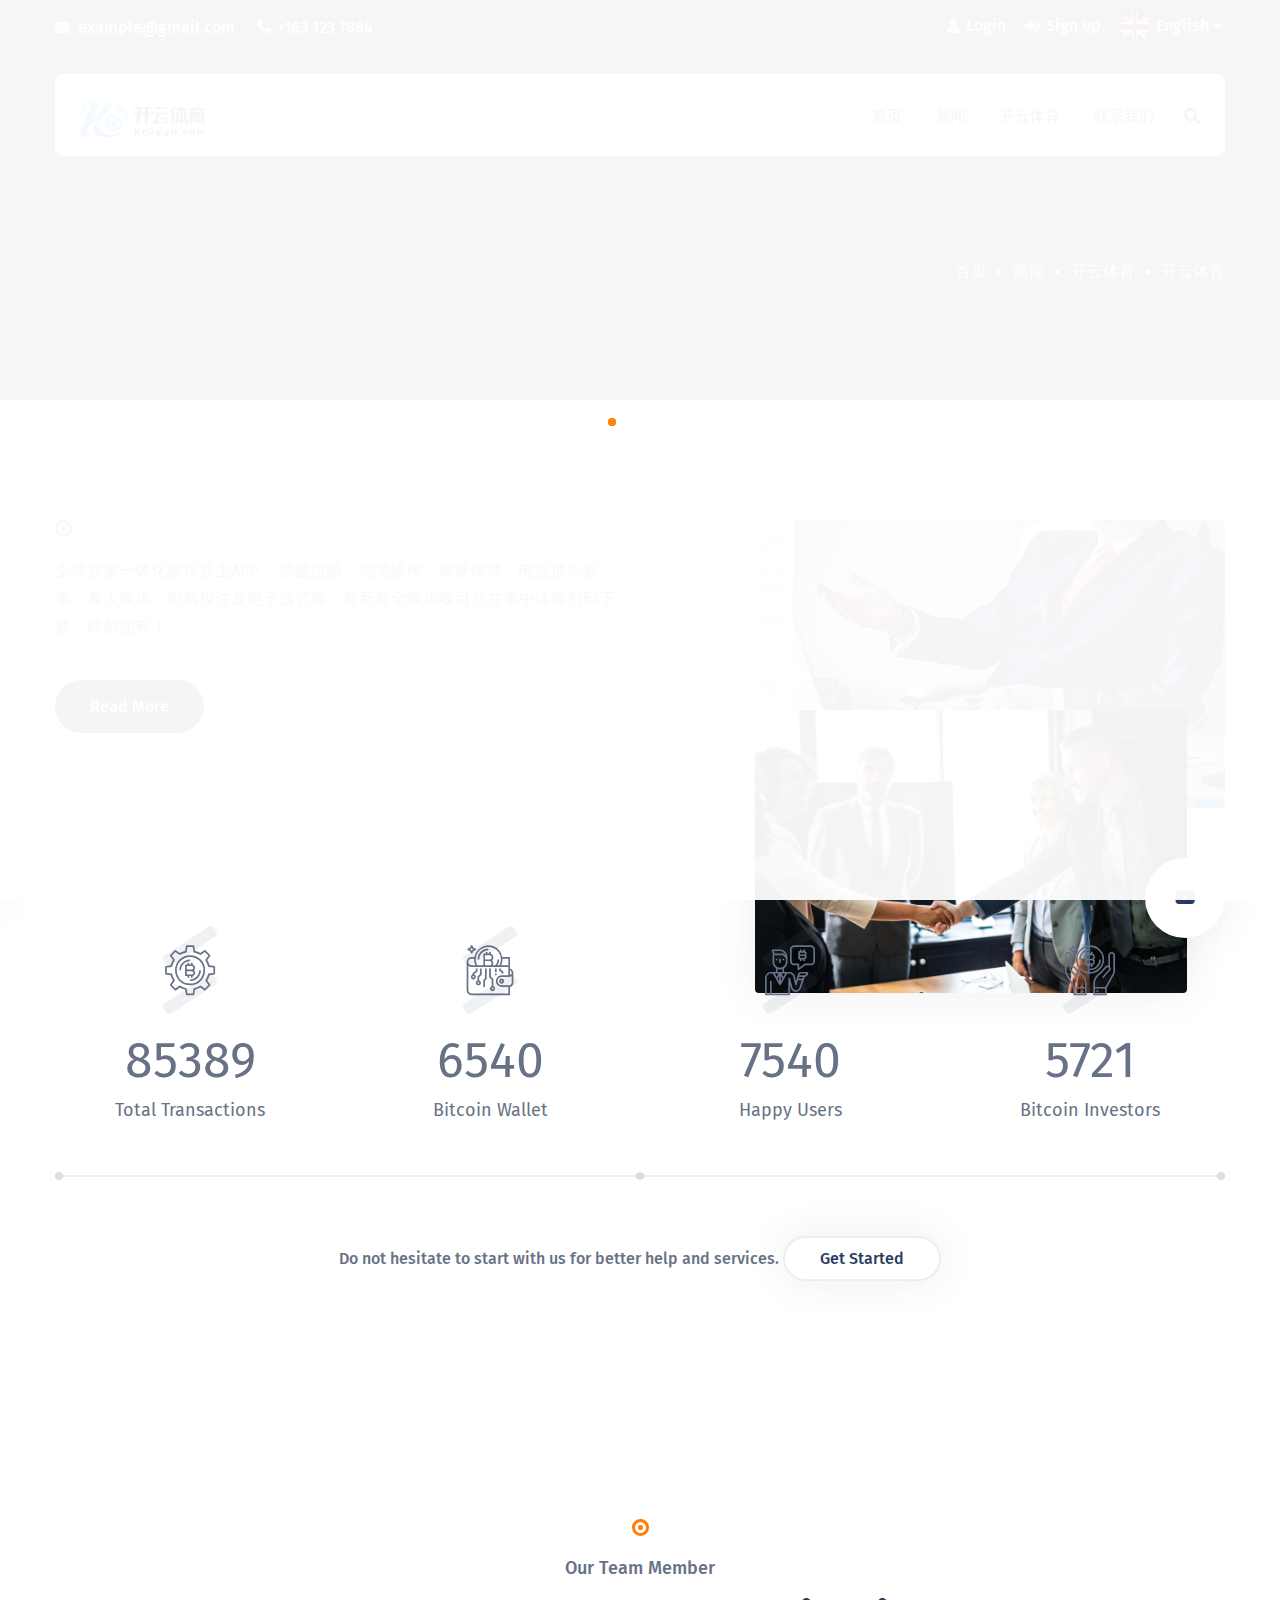
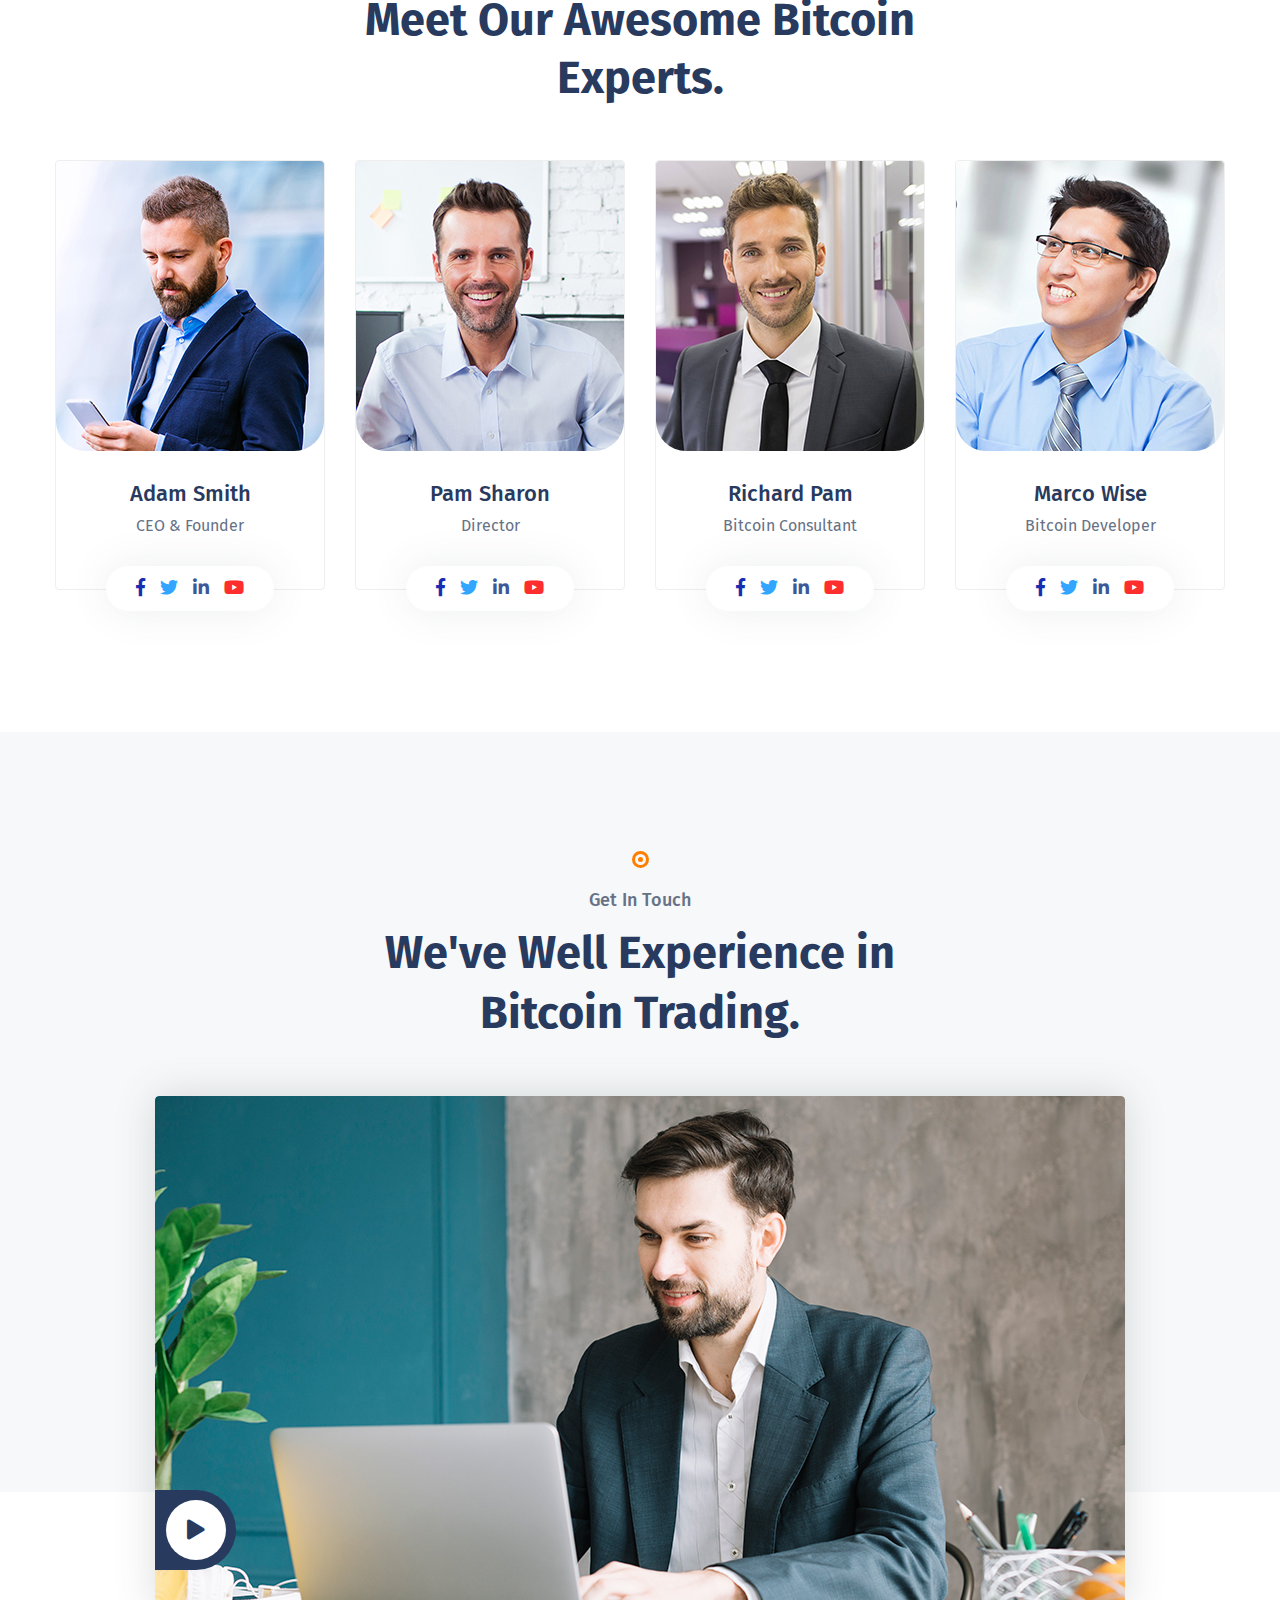
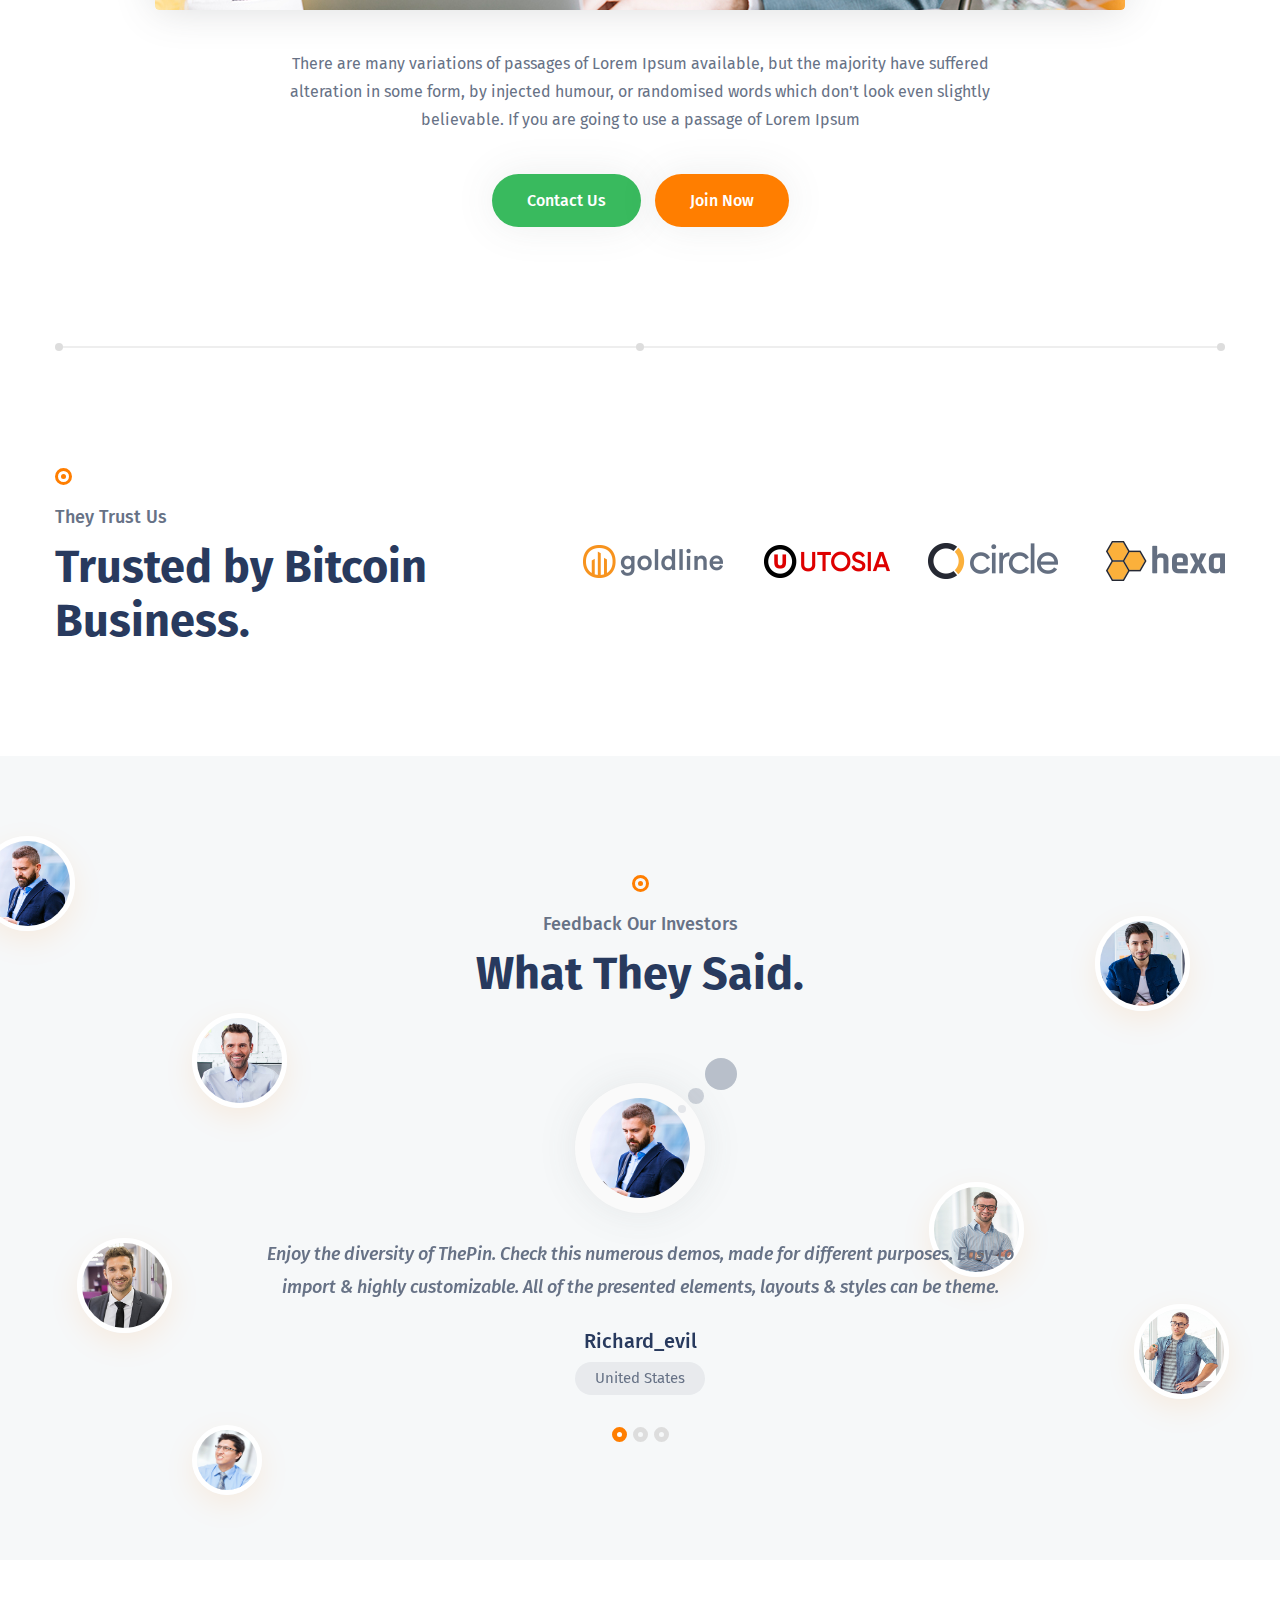
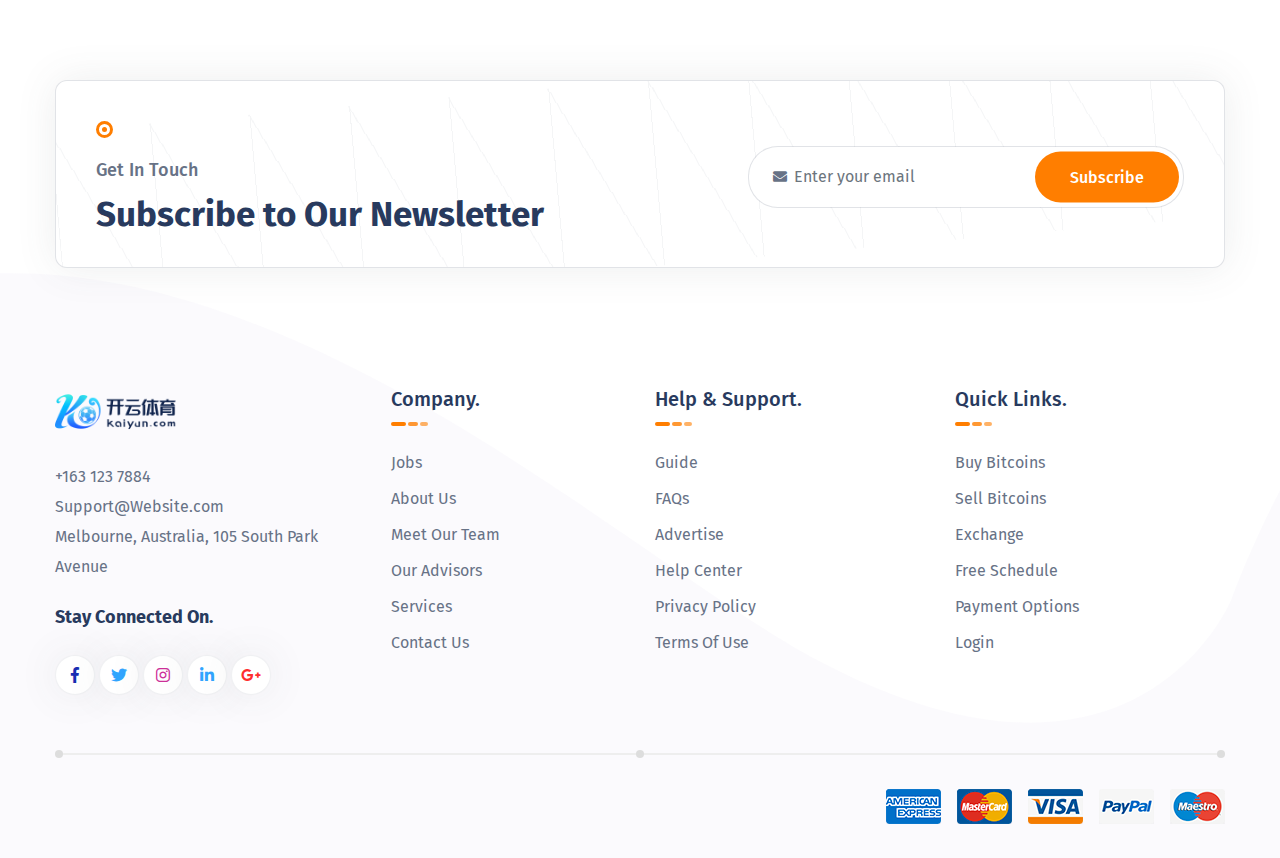
<file: about.html>
﻿<!DOCTYPE html>
<html lang="en">
<head>
    <meta charset="UTF-8">
    <meta name="viewport" content="width=device-width, initial-scale=1.0">
    <meta http-equiv="X-UA-Compatible" content="ie=edge">
    <title>开云体育 开云德州 德州扑克 开云平台 开云集团 kaiyuntiyu </title>
    <meta name="description" content="开云德州 开云体育 德州扑克 开云平台 kaiyuntiyu  开云集团 全球最顶级的德州游戏以及体育赛事、真人娱乐、棋牌游戏、电子竞技等多种产品。">
    <meta name="keywords" content="开云体育 德州扑克 开云平台 开云集团 真人娱乐 电子竞技">
    <!-- Favicon -->
    <link rel="icon" href="images/favicon.png">


    <!-- Template CSS Files -->
    <link rel="stylesheet" href="css/bootstrap.min.css">
    <link rel="stylesheet" href="css/font-awesome.css">
    <link rel="stylesheet" href="css/flaticon.css">
    <link rel="stylesheet" href="css/owl.carousel.min.css">
    <link rel="stylesheet" href="css/owl.theme.default.min.css">
    <link rel="stylesheet" href="css/magnific-popup.css">
    <link rel="stylesheet" href="css/style.css">
</head>
<body>
<!-- start per-loader -->
<div class="loader-container">
    <div class="lds-ripple">
        <div></div>
        <div></div>
    </div>
</div>
<!-- end per-loader -->

<!-- ================================
            START HEADER AREA
================================= -->
<header class="header-area">
    <div class="header-top">
        <div class="container">
            <div class="row">
                <div class="col-lg-6 col-sm-6">
                    <div class="header-top-info">
                        <ul class="info-list">
                            <li><i class="fa fa-envelope"></i>
                                <a href="mailto:example@gmail.com">example@gmail.com</a>
                            </li>
                            <li><i class="fa fa-phone"></i>
                                <a href="tel:+1631237884">+163 123 7884</a>
                            </li>
                        </ul>
                    </div><!-- end header-top-info -->
                </div><!-- end col-lg-6 -->
                <div class="col-lg-6 col-sm-6">
                    <div class="header-top-info header-login-info">
                        <ul class="info-list">
                            <li><a href="#"><i class="fa fa-user"></i> Login</a></li>
                            <li><a href="#"><i class="fa fa-sign-in-alt"></i> Sign up</a></li>
                            <li>
                                <a href="#">
                                    <img src="images/flag.jpg" alt="English">
                                    English
                                    <i class="fas fa-caret-down"></i>
                                </a>
                                <ul class="lang-drop-menu">
                                    <li>
                                        <a href="#">
                                            <img src="images/flag.jpg" alt="English">
                                            english
                                        </a>
                                        <a href="#">
                                            <img src="images/flag2.jpg" alt="Usa">
                                            usa
                                        </a>
                                        <a href="#">
                                            <img src="images/flag3.jpg" alt="France">
                                            france
                                        </a>
                                    </li>
                                </ul>
                            </li>
                        </ul>
                    </div><!-- end header-top-info -->
                </div><!-- end col-lg-6 -->
            </div><!-- end row -->
        </div><!-- end container -->
    </div><!-- end header-top -->
    <div class="header-menu-wrapper">
        <div class="container">
            <div class="row header-menu-row">
                <div class="col-lg-3">
                    <div class="logo">
                        <a href="index.html"> <img src="images/ky-logo.png" alt="logo"></a>
                    </div><!-- end logo -->
                </div><!-- end col-lg-3-->
                <div class="col-lg-9 main-menu-wrapper">
                    <div class="main-menu-content">
                        <nav>
                            <ul>
                                <li><a href="index.html">首页</a></li>
								<li><a href="news.html">新闻</a></li>
                                <li><a href="about.html">开云体育</a></li>
                                <li><a href="contact.html">联系我们</a></li>
                            </ul>
                        </nav>
                        <div class="logo-right-button">
                            <ul>
                                <li><a href="javascript:void(0)" class="search-button"><i class="fa fa-search"></i></a></li>
                            </ul>
                            <div class="side-menu-open">
                                <span class="menu__bar"></span>
                                <span class="menu__bar"></span>
                                <span class="menu__bar"></span>
                            </div><!-- end side-menu-open -->
                        </div><!-- end logo-right-button -->
                        <div class="search-option">
                            <form action="#">
                                <input class="form-control" type="text" placeholder="Search by keywords...">
                                <i class="fa fa-search search-icon"></i>
                            </form>
                        </div><!-- end search-option -->
                    </div><!-- end main-menu-content -->
                </div><!-- end col-lg-9 -->
            </div><!-- end row -->
        </div><!-- end container -->
    </div><!-- end header-menu-wrapper -->
    <div class="side-nav-container">
        <div class="humburger-menu">
            <div class="humburger-menu-lines side-menu-close"></div><!-- end humburger-menu-lines -->
        </div><!-- end humburger-menu -->
        <div class="side-menu-wrap">
            <ul class="side-menu-ul">
                <li><a style="color: #fff;" href="index.html">首页</a></li>
				<li><a style="color: #fff;" href="news.html">新闻</a></li>
				<li><a style="color: #fff;" href="about.html">开云体育</a></li>
				<li><a style="color: #fff;" href="contact.html">联系我们</a></li>
            </ul>
        </div><!-- end side-menu-wrap -->
    </div><!-- end side-nav-container -->
</header>
<!-- ================================
         END HEADER AREA
================================= -->

<!-- ================================
    START BREADCRUMB AREA
================================= -->
<section class="breadcrumb-area">
    <div class="container">
        <div class="row">
            <div class="col-lg-12">
                <div class="breadcrumb-content">
                    <div class="breadcrumb-inner">
                        <!-- <h2 class="breadcrumb__title">about us.</h2> -->
                        <ul class="breadcrumb__list">
                            <li class="active__list-item"><a href="index.html">首页</a></li>
							<li class="active__list-item"><a href="news.html">新闻</a></li>
                            <li class="active__list-item">开云体育</li>
                            <li>开云体育</li>
                        </ul>
                    </div><!-- end breadcrumb-inner -->
                    <div class="text-outline">联系我们</div>
                </div><!-- end breadcrumb-content -->
            </div><!-- end col-lg-12 -->
        </div><!-- end row -->
    </div><!-- end container -->
</section><!-- end hero-area -->
<!-- ================================
    END BREADCRUMB AREA
================================= -->

<!-- ================================
       START ABOUT AREA
================================= -->
<section class="about-area about-area3">
    <div class="container">
        <div class="row">
            <div class="col-lg-6">
                <div class="about-item">
                    <div class="sec-heading">
                        <div class="heading-circle"></div>
                       
                        <p class="sec__desc">
                            全球首家一体化娱乐原生APP ，尽显流畅，完美操作。海量体育，电竞顶尖赛事，真人娱乐，彩票投注及电子游艺等，最新最全娱乐项目尽在掌中体验扫码下载，即刻拥有！
                        </p>
                        
                    </div><!-- end sec-heading -->
                    <a href="#" class="theme-btn readmore__btn">read more</a>
                </div><!-- end about-item -->
            </div><!-- end col-lg-6 -->
            <div class="col-lg-5 ml-auto">
                <div class="about-img-box">
                    <img src="images/blog-img5.jpg" alt="about us" class="about-img">
                    <img src="images/about-img2.jpg" alt="about us" class="about-img">
                    <a class="mfp-iframe video-play-btn" href="https://www.youtube.com/watch?v=GmOzih6I1zs" title="Play Video">
                        <i class="fab fa-youtube"></i>
                    </a>
                    <span class="heboo-text">BITCON</span>
                </div><!-- end about-img-box -->
            </div><!-- end col-lg-5 -->
        </div><!-- end row -->
        <div class="row funfact-wrapper">
            <div class="col-lg-3 col-sm-6">
                <div class="funfact-item">
                    <div class="funfact-icon">
                        <i class="flaticon-032-bitcoin-3 funfact__icon"></i>
                    </div>
                    <span class="funfact__number counter">85389</span>
                    <p class="funfact__meta">Total Transactions</p>
                </div><!-- end funfact-item-->
            </div><!-- end col-lg-3 -->
            <div class="col-lg-3 col-sm-6">
                <div class="funfact-item">
                    <div class="funfact-icon">
                        <i class="flaticon-001-bitcoin-20 funfact__icon"></i>
                    </div>
                    <span class="funfact__number counter">6540</span>
                    <p class="funfact__meta">bitcoin wallet</p>
                </div><!-- end funfact-item-->
            </div><!-- end col-lg-3 -->
            <div class="col-lg-3 col-sm-6">
                <div class="funfact-item">
                    <div class="funfact-icon">
                        <i class="flaticon-034-consulting funfact__icon"></i>
                    </div>
                    <span class="funfact__number counter">7540</span>
                    <p class="funfact__meta">Happy Users</p>
                </div><!-- end funfact-item-->
            </div><!-- end col-lg-3 -->
            <div class="col-lg-3 col-sm-6">
                <div class="funfact-item">
                    <div class="funfact-icon">
                        <i class="flaticon-006-bitcoin-18 funfact__icon"></i>
                    </div>
                    <span class="funfact__number counter">5721</span>
                    <p class="funfact__meta">Bitcoin Investors</p>
                </div><!-- end funfact-item-->
            </div><!-- end col-lg-3 -->
        </div><!-- end row -->
        <div class="row">
            <div class="col-lg-12">
                <div class="divider">
                    <span class="divider__circle"></span>
                </div><!-- end divider -->
            </div><!-- end col-lg-12 -->
        </div><!-- end row -->
        <div class="row">
            <div class="col-lg-12">
                <div class="about-sub-box">
                    <p>
                        Do not hesitate to start with us for better help and services.
                        <a href="#" class="theme-btn">get started</a>
                    </p>
                </div><!-- end about-sub-box -->
            </div><!-- end col-lg-12 -->
        </div><!-- end row -->
    </div><!-- end container -->
</section><!-- end about-area -->
<!-- ================================
       START ABOUT AREA
================================= -->

<!-- ================================
       START ROADMAP AREA
================================= -->
<!-- ================================
       START ROADMAP AREA
================================= -->

<!-- ================================
       START TEAM AREA
================================= -->
<section class="team-area text-center">
    <div class="container">
        <div class="row">
            <div class="col-lg-6 mx-auto">
                <div class="sec-heading">
                    <div class="heading-circle m-x-auto"></div>
                    <p class="sec__meta">our team member</p>
                    <h2 class="sec__title m-x-auto">Meet Our Awesome Bitcoin Experts.</h2>
                </div><!-- end sec-heading -->
            </div><!-- end col-lg-12 -->
        </div><!-- end row -->
        <div class="row team-experts-wrapper">
            <div class="col-lg-3 col-sm-6">
                <div class="team-item">
                    <div class="team-img-box">
                        <img src="images/team1.jpg" alt="team image" class="team__img">
                    </div>
                    <div class="team-content">
                        <h3 class="team__title"><a href="#">adam smith</a></h3>
                        <span class="team__meta">cEO & founder</span>
                        <ul class="team__social">
                            <li><a href="#"><i class="fab fa-facebook-f"></i></a></li>
                            <li><a href="#"><i class="fab fa-twitter"></i></a></li>
                            <li><a href="#"><i class="fab fa-linkedin-in"></i></a></li>
                            <li><a href="#"><i class="fab fa-youtube"></i></a></li>
                        </ul>
                    </div>
                </div><!-- end team-item -->
            </div><!-- end col-lg-3 -->
            <div class="col-lg-3 col-sm-6">
                <div class="team-item">
                    <div class="team-img-box">
                        <img src="images/team2.jpg" alt="team image" class="team__img">
                    </div>
                    <div class="team-content">
                        <h3 class="team__title"><a href="#">pam sharon</a></h3>
                        <span class="team__meta">director</span>
                        <ul class="team__social">
                            <li><a href="#"><i class="fab fa-facebook-f"></i></a></li>
                            <li><a href="#"><i class="fab fa-twitter"></i></a></li>
                            <li><a href="#"><i class="fab fa-linkedin-in"></i></a></li>
                            <li><a href="#"><i class="fab fa-youtube"></i></a></li>
                        </ul>
                    </div>
                </div><!-- end team-item -->
            </div><!-- end col-lg-3 -->
            <div class="col-lg-3 col-sm-6">
                <div class="team-item">
                    <div class="team-img-box">
                        <img src="images/team3.jpg" alt="team image" class="team__img">
                    </div>
                    <div class="team-content">
                        <h3 class="team__title"><a href="#">richard pam</a></h3>
                        <span class="team__meta">bitcoin consultant</span>
                        <ul class="team__social">
                            <li><a href="#"><i class="fab fa-facebook-f"></i></a></li>
                            <li><a href="#"><i class="fab fa-twitter"></i></a></li>
                            <li><a href="#"><i class="fab fa-linkedin-in"></i></a></li>
                            <li><a href="#"><i class="fab fa-youtube"></i></a></li>
                        </ul>
                    </div>
                </div><!-- end team-item -->
            </div><!-- end col-lg-3 -->
            <div class="col-lg-3 col-sm-6">
                <div class="team-item">
                    <div class="team-img-box">
                        <img src="images/team4.jpg" alt="team image" class="team__img">
                    </div>
                    <div class="team-content">
                        <h3 class="team__title"><a href="#">marco wise</a></h3>
                        <span class="team__meta">bitcoin developer</span>
                        <ul class="team__social">
                            <li><a href="#"><i class="fab fa-facebook-f"></i></a></li>
                            <li><a href="#"><i class="fab fa-twitter"></i></a></li>
                            <li><a href="#"><i class="fab fa-linkedin-in"></i></a></li>
                            <li><a href="#"><i class="fab fa-youtube"></i></a></li>
                        </ul>
                    </div>
                </div><!-- end team-item -->
            </div><!-- end col-lg-3 -->
        </div><!-- end row -->
    </div><!-- end container -->
</section><!-- end team-area -->
<!-- ================================
       START TEAM AREA
================================= -->

<!-- ================================
       START HOWITWORKS AREA
================================= -->
<section class="howitworks-area howitworks-area2 howitworks-area3 text-center">
    <div class="container">
        <div class="row">
            <div class="col-lg-8 mx-auto">
                <div class="sec-heading">
                    <div class="heading-circle m-x-auto"></div>
                    <p class="sec__meta">get in touch</p>
                    <h2 class="sec__title">We've Well Experience in Bitcoin Trading.</h2>
                </div><!-- end sec-heading -->
            </div><!-- end col-lg-12 -->
        </div><!-- end row -->
        <div class="row hiw-content">
            <div class="col-md-10 mx-auto">
                <div class="mining-content-wrap">
                    <div class="mining-img">
                        <img src="images/blog-img14.jpg" alt="mining image" class="mining__img">
                        <a class="mfp-iframe video-play-btn" href="https://www.youtube.com/watch?v=GmOzih6I1zs" title="Play Video">
                            <span>watch video</span> <i class="fa fa-play"></i>
                        </a>
                    </div><!-- end mining-img -->
                    <div class="mining-content">
                        <p class="mining__desc">
                            There are many variations of passages of Lorem Ipsum available, but the majority have
                            suffered alteration in some form, by injected humour, or randomised words
                            which don't look even slightly believable. If you are going to use a
                            passage of Lorem Ipsum
                        </p>
                        <a href="#" class="theme-btn contact-btn">contact us</a>
                        <a href="#" class="theme-btn join-btn">join now</a>
                    </div><!-- end mining-item -->
                </div><!-- end mining-content -->
            </div><!-- end col-lg-12 -->
        </div><!-- end row -->
        <div class="row">
            <div class="col-lg-12">
                <div class="divider">
                    <span class="divider__circle"></span>
                </div><!-- end divider -->
            </div><!-- end col-lg-12 -->
        </div><!-- end row -->
    </div><!-- end container -->
</section><!-- end howitworks-area -->
<!-- ================================
       START HOWITWORKS AREA
================================= -->

<!-- ================================
       START CLIENTLOGO AREA
================================= -->
<section class="clientlogo-area clientlogo-area2">
    <div class="container">
        <div class="row">
            <div class="col-lg-5">
                <div class="sec-heading">
                    <div class="heading-circle"></div>
                    <p class="sec__meta">they trust us</p>
                    <h2 class="sec__title">Trusted by Bitcoin Business.</h2>
                </div><!-- end sec-heading -->
            </div><!-- end col-lg-6 -->
            <div class="col-lg-7">
                <div class="client-logo2">
                    <div class="client-logo-item">
                        <img src="images/client1.png" alt="brand image">
                    </div><!-- end client-logo-item -->
                    <div class="client-logo-item">
                        <img src="images/client2.png" alt="brand image">
                    </div><!-- end client-logo-item -->
                    <div class="client-logo-item">
                        <img src="images/client3.png" alt="brand image">
                    </div><!-- end client-logo-item -->
                    <div class="client-logo-item">
                        <img src="images/client4.png" alt="brand image">
                    </div><!-- end client-logo-item -->
                    <div class="client-logo-item">
                        <img src="images/client5.png" alt="brand image">
                    </div><!-- end client-logo-item -->
                </div><!-- end client-logo -->
            </div><!-- end col-lg-6 -->
        </div><!-- end row -->
    </div><!-- end container -->
</section><!-- end clientlogo-area -->
<!-- ================================
       START CLIENTLOGO AREA
================================= -->

<!-- ================================
       START TESTIMONIAL AREA
================================= -->
<section class="testimonial-area testimonial-area2 text-center">
    <img src="images/team1.jpg" alt="testtmonial-image" class="random-img">
    <img src="images/team2.jpg" alt="testtmonial-image" class="random-img">
    <img src="images/team3.jpg" alt="testtmonial-image" class="random-img">
    <img src="images/team4.jpg" alt="testtmonial-image" class="random-img">
    <img src="images/team5.jpg" alt="testtmonial-image" class="random-img">
    <img src="images/team6.jpg" alt="testtmonial-image" class="random-img">
    <img src="images/team7.jpg" alt="testtmonial-image" class="random-img">
    <div class="container">
        <div class="row">
            <div class="col-lg-8 mx-auto">
                <div class="sec-heading">
                    <div class="heading-circle m-x-auto"></div>
                    <p class="sec__meta">feedback our investors</p>
                    <h2 class="sec__title">What They Said.</h2>
                </div><!-- end sec-heading -->
            </div><!-- end col-lg-12 -->
        </div><!-- end row -->
        <div class="row">
            <div class="col-lg-8 mx-auto">
                <div class="client-testimonial">
                    <div class="testimonial-item">
                        <div class="testi__img">
                            <span class="testi__img-cercle"></span>
                            <img src="images/team1.jpg" alt="testimonial image">
                        </div>
                        <p class="testi__desc">
                            Enjoy the diversity of ThePin. Check this numerous demos, made for
                            different purposes. Easy to import & highly customizable. All of the
                            presented elements, layouts & styles can be theme.
                        </p>
                        <h4 class="tesi__title">Richard_evil</h4>
                        <span class="testi__meta">United States</span>
                    </div><!-- end testimonial-item -->
                    <div class="testimonial-item">
                        <div class="testi__img">
                            <span class="testi__img-cercle"></span>
                            <img src="images/team2.jpg" alt="testimonial image">
                        </div>
                        <p class="testi__desc">
                            Enjoy the diversity of ThePin. Check this numerous demos, made for
                            different purposes. Easy to import & highly customizable. All of the
                            presented elements, layouts & styles can be theme.
                        </p>
                        <h4 class="tesi__title">Denwen_evil</h4>
                        <span class="testi__meta">Australia</span>
                    </div><!-- end testimonial-item -->
                    <div class="testimonial-item">
                        <div class="testi__img">
                            <span class="testi__img-cercle"></span>
                            <img src="images/team3.jpg" alt="testimonial image">
                        </div>
                        <p class="testi__desc">
                            Enjoy the diversity of ThePin. Check this numerous demos, made for
                            different purposes. Easy to import & highly customizable. All of the
                            presented elements, layouts & styles can be theme.
                        </p>
                        <h4 class="tesi__title">Amanda_evil</h4>
                        <span class="testi__meta">United Kingdom</span>
                    </div><!-- end testimonial-item -->
                </div><!-- end client-testimonial -->
            </div><!-- end col-lg-12 -->
        </div><!-- end row -->
    </div><!-- end container -->
</section><!-- end testimonial-area -->
<!-- ================================
       START TESTIMONIAL AREA
================================= -->

<!-- ================================
       START NEWSLETTER AREA
================================= -->
<section class="newsleller-area newsleller-area2">
    <div class="container">
        <div class="subscriber-box">
            <div class="row">
                <div class="col-lg-7">
                    <div class="sec-heading">
                        <div class="heading-circle"></div>
                        <p class="sec__meta">Get in touch</p>
                        <h2 class="sec__title">Subscribe to Our Newsletter</h2>
                    </div><!-- end sec-heading -->
                </div><!-- end col-lg-7 -->
                <div class="col-lg-5">
                    <div class="subscriber-wrap">
                        <form action="#">
                            <div class="subscriber-form">
                                <input type="text" class="form-control" placeholder="Enter your email">
                                <i class="fa fa-envelope"></i>
                                <button class="theme-btn">subscribe</button>
                            </div>
                        </form>
                    </div><!-- end subscriber-wrap -->
                </div><!-- end col-lg-5 -->
            </div><!-- end row -->
        </div><!-- end subscriber-box -->
    </div><!-- end container -->
</section><!-- end app-area -->
<!-- ================================
       START NEWSLETTER AREA
================================= -->

<!-- ================================
         END FOOTER AREA
================================= -->
<section class="footer-area">
    <svg class="footer-svg" xmlns="http://www.w3.org/2000/svg" viewBox="0 0 1047.1 3.7" preserveAspectRatio="xMidYMin slice">
        <path class="elementor-shape-fill" d="M1047.1,0C557,0,8.9,0,0,0v1.6c0,0,0.6-1.5,2.7-0.3C3.9,2,6.1,4.1,8.3,3.5c0.9-0.2,1.5-1.9,1.5-1.9	s0.6-1.5,2.7-0.3C13.8,2,16,4.1,18.2,3.5c0.9-0.2,1.5-1.9,1.5-1.9s0.6-1.5,2.7-0.3C23.6,2,25.9,4.1,28,3.5c0.9-0.2,1.5-1.9,1.5-1.9	c0,0,0.6-1.5,2.7-0.3c1.2,0.7,3.5,2.8,5.6,2.2c0.9-0.2,1.5-1.9,1.5-1.9c0,0,0.6-1.5,2.7-0.3c1.2,0.7,3.5,2.8,5.6,2.2	c0.9-0.2,1.5-1.9,1.5-1.9s0.6-1.5,2.7-0.3c1.2,0.7,3.5,2.8,5.6,2.2c0.9-0.2,1.5-1.9,1.5-1.9s0.6-1.5,2.7-0.3C63,2,65.3,4.1,67.4,3.5	C68.3,3.3,69,1.6,69,1.6s0.6-1.5,2.7-0.3c1.2,0.7,3.5,2.8,5.6,2.2c0.9-0.2,1.5-1.9,1.5-1.9c0,0,0.6-1.5,2.7-0.3	C82.7,2,85,4.1,87.1,3.5c0.9-0.2,1.5-1.9,1.5-1.9s0.6-1.5,2.7-0.3C92.6,2,94.8,4.1,97,3.5c0.9-0.2,1.5-1.9,1.5-1.9s0.6-1.5,2.7-0.3	c1.2,0.7,3.5,2.8,5.6,2.2c0.9-0.2,1.5-1.9,1.5-1.9s0.6-1.5,2.7-0.3c1.2,0.7,3.5,2.8,5.6,2.2c0.9-0.2,1.5-1.9,1.5-1.9	c0,0,0.6-1.5,2.7-0.3c1.2,0.7,3.5,2.8,5.6,2.2c0.9-0.2,1.5-1.9,1.5-1.9c0,0,0.6-1.5,2.7-0.3c1.2,0.7,3.5,2.8,5.6,2.2	c0.9-0.2,1.5-1.9,1.5-1.9s0.6-1.5,2.7-0.3c1.2,0.7,3.5,2.8,5.6,2.2c0.9-0.2,1.5-1.9,1.5-1.9s0.6-1.5,2.7-0.3	c1.2,0.7,3.5,2.8,5.6,2.2c0.9-0.2,1.5-1.9,1.5-1.9s0.6-1.5,2.7-0.3c1.2,0.7,3.5,2.8,5.6,2.2c0.9-0.2,1.5-1.9,1.5-1.9	c0,0,0.6-1.5,2.7-0.3c1.2,0.7,3.5,2.8,5.6,2.2c0.9-0.2,1.5-1.9,1.5-1.9s0.6-1.5,2.7-0.3c1.2,0.7,3.5,2.8,5.6,2.2	c0.9-0.2,1.5-1.9,1.5-1.9s0.6-1.5,2.7-0.3c1.2,0.7,3.5,2.8,5.6,2.2c0.9-0.2,1.5-1.9,1.5-1.9s0.6-1.5,2.7-0.3	c1.2,0.7,3.5,2.8,5.6,2.2c0.9-0.2,1.5-1.9,1.5-1.9c0,0,0.6-1.5,2.7-0.3c1.2,0.7,3.5,2.8,5.6,2.2c0.9-0.2,1.5-1.9,1.5-1.9	c0,0,0.6-1.5,2.7-0.3c1.2,0.7,3.5,2.8,5.6,2.2c0.9-0.2,1.5-1.9,1.5-1.9s0.6-1.5,2.7-0.3c1.2,0.7,3.5,2.8,5.6,2.2	c0.9-0.2,1.5-1.9,1.5-1.9s0.6-1.5,2.7-0.3c1.2,0.7,3.5,2.8,5.6,2.2c0.9-0.2,1.5-1.9,1.5-1.9s0.6-1.5,2.7-0.3	c1.2,0.7,3.5,2.8,5.6,2.2c0.9-0.2,1.5-1.9,1.5-1.9c0,0,0.6-1.5,2.7-0.3c1.2,0.7,3.5,2.8,5.6,2.2c0.9-0.2,1.5-1.9,1.5-1.9	s0.6-1.5,2.7-0.3c1.2,0.7,3.5,2.8,5.6,2.2c0.9-0.2,1.5-1.9,1.5-1.9s0.6-1.5,2.7-0.3c1.2,0.7,3.5,2.8,5.6,2.2	c0.9-0.2,1.5-1.9,1.5-1.9s0.6-1.5,2.7-0.3c1.2,0.7,3.5,2.8,5.6,2.2c0.9-0.2,1.5-1.9,1.5-1.9c0,0,0.6-1.5,2.7-0.3	c1.2,0.7,3.5,2.8,5.6,2.2c0.9-0.2,1.5-1.9,1.5-1.9c0,0,0.6-1.5,2.7-0.3c1.2,0.7,3.5,2.8,5.6,2.2c0.9-0.2,1.5-1.9,1.5-1.9	s0.6-1.5,2.7-0.3c1.2,0.7,3.5,2.8,5.6,2.2c0.9-0.2,1.5-1.9,1.5-1.9s0.6-1.5,2.7-0.3c1.2,0.7,3.5,2.8,5.6,2.2	c0.9-0.2,1.5-1.9,1.5-1.9s0.6-1.5,2.7-0.3c1.2,0.7,3.5,2.8,5.6,2.2c0.9-0.2,1.5-1.9,1.5-1.9c0,0,0.6-1.5,2.7-0.3	c1.2,0.7,3.5,2.8,5.6,2.2c0.9-0.2,1.5-1.9,1.5-1.9s0.6-1.5,2.7-0.3c1.2,0.7,3.5,2.8,5.6,2.2c0.9-0.2,1.5-1.9,1.5-1.9	s0.6-1.5,2.7-0.3c1.2,0.7,3.5,2.8,5.6,2.2c0.9-0.2,1.5-1.9,1.5-1.9s0.6-1.5,2.7-0.3c1.2,0.7,3.5,2.8,5.6,2.2	c0.9-0.2,1.5-1.9,1.5-1.9c0,0,0.6-1.5,2.7-0.3c1.2,0.7,3.5,2.8,5.6,2.2c0.9-0.2,1.5-1.9,1.5-1.9c0,0,0.6-1.5,2.7-0.3	c1.2,0.7,3.5,2.8,5.6,2.2c0.9-0.2,1.5-1.9,1.5-1.9s0.6-1.5,2.7-0.3c1.2,0.7,3.5,2.8,5.6,2.2c0.9-0.2,1.5-1.9,1.5-1.9	s0.6-1.5,2.7-0.3c1.2,0.7,3.5,2.8,5.6,2.2c0.9-0.2,1.5-1.9,1.5-1.9s0.6-1.5,2.7-0.3c1.2,0.7,3.5,2.8,5.6,2.2	c0.9-0.2,1.5-1.9,1.5-1.9c0,0,0.6-1.5,2.7-0.3c1.2,0.7,3.5,2.8,5.6,2.2c0.9-0.2,1.5-1.9,1.5-1.9s0.6-1.5,2.7-0.3	c1.2,0.7,3.5,2.8,5.6,2.2c0.9-0.2,1.5-1.9,1.5-1.9s0.6-1.5,2.7-0.3c1.2,0.7,3.5,2.8,5.6,2.2c0.9-0.2,1.5-1.9,1.5-1.9	s0.6-1.5,2.7-0.3c1.2,0.7,3.5,2.8,5.6,2.2c0.9-0.2,1.5-1.9,1.5-1.9c0,0,0.6-1.5,2.7-0.3c1.2,0.7,3.5,2.8,5.6,2.2	c0.9-0.2,1.5-1.9,1.5-1.9c0,0,0.6-1.5,2.7-0.3c1.2,0.7,3.5,2.8,5.6,2.2c0.9-0.2,1.5-1.9,1.5-1.9s0.6-1.5,2.7-0.3	c1.2,0.7,3.5,2.8,5.6,2.2c0.9-0.2,1.5-1.9,1.5-1.9s0.6-1.5,2.7-0.3c1.2,0.7,3.5,2.8,5.6,2.2c0.9-0.2,1.5-1.9,1.5-1.9	s0.6-1.5,2.7-0.3c1.2,0.7,3.5,2.8,5.6,2.2c0.9-0.2,1.5-1.9,1.5-1.9c0,0,0.6-1.5,2.7-0.3c1.2,0.7,3.5,2.8,5.6,2.2	c0.9-0.2,1.5-1.9,1.5-1.9s0.6-1.5,2.7-0.3c1.2,0.7,3.5,2.8,5.6,2.2c0.9-0.2,1.5-1.9,1.5-1.9s0.6-1.5,2.7-0.3	c1.2,0.7,3.5,2.8,5.6,2.2c0.9-0.2,1.5-1.9,1.5-1.9s0.6-1.5,2.7-0.3c1.2,0.7,3.5,2.8,5.6,2.2c0.9-0.2,1.5-1.9,1.5-1.9	c0,0,0.6-1.5,2.7-0.3c1.2,0.7,3.5,2.8,5.6,2.2c0.9-0.2,1.5-1.9,1.5-1.9c0,0,0.6-1.5,2.7-0.3c1.2,0.7,3.5,2.8,5.6,2.2	c0.9-0.2,1.5-1.9,1.5-1.9s0.6-1.5,2.7-0.3c1.2,0.7,3.5,2.8,5.6,2.2c0.9-0.2,1.5-1.9,1.5-1.9s0.6-1.5,2.7-0.3	c1.2,0.7,3.5,2.8,5.6,2.2c0.9-0.2,1.5-1.9,1.5-1.9s0.6-1.5,2.7-0.3c1.2,0.7,3.5,2.8,5.6,2.2c0.9-0.2,1.5-1.9,1.5-1.9	c0,0,0.6-1.5,2.7-0.3c1.2,0.7,3.5,2.8,5.6,2.2c0.9-0.2,1.5-1.9,1.5-1.9s0.6-1.5,2.7-0.3c1.2,0.7,3.5,2.8,5.6,2.2	c0.9-0.2,1.5-1.9,1.5-1.9s0.6-1.5,2.7-0.3c1.2,0.7,3.5,2.8,5.6,2.2c0.9-0.2,1.5-1.9,1.5-1.9s0.6-1.5,2.7-0.3	c1.2,0.7,3.5,2.8,5.6,2.2c0.9-0.2,1.5-1.9,1.5-1.9c0,0,0.6-1.5,2.7-0.3c1.2,0.7,3.5,2.8,5.6,2.2c0.9-0.2,1.5-1.9,1.5-1.9	c0,0,0.6-1.5,2.7-0.3c1.2,0.7,3.5,2.8,5.6,2.2c0.9-0.2,1.5-1.9,1.5-1.9s0.6-1.5,2.7-0.3c1.2,0.7,3.5,2.8,5.6,2.2	c0.9-0.2,1.5-1.9,1.5-1.9s0.6-1.5,2.7-0.3c1.2,0.7,3.5,2.8,5.6,2.2c0.9-0.2,1.5-1.9,1.5-1.9s0.6-1.5,2.7-0.3	c1.2,0.7,3.5,2.8,5.6,2.2c0.9-0.2,1.5-1.9,1.5-1.9c0,0,0.6-1.5,2.7-0.3c1.2,0.7,3.5,2.8,5.6,2.2c0.9-0.2,1.5-1.9,1.5-1.9	s0.6-1.5,2.7-0.3c1.2,0.7,3.5,2.8,5.6,2.2c0.9-0.2,1.5-1.9,1.5-1.9s0.6-1.5,2.7-0.3c1.2,0.7,3.5,2.8,5.6,2.2	c0.9-0.2,1.5-1.9,1.5-1.9s0.6-1.5,2.7-0.3c1.2,0.7,3.5,2.8,5.6,2.2c0.9-0.2,1.5-1.9,1.5-1.9c0,0,0.6-1.5,2.7-0.3	c1.2,0.7,3.5,2.8,5.6,2.2c0.9-0.2,1.5-1.9,1.5-1.9c0,0,0.6-1.5,2.7-0.3c1.2,0.7,3.5,2.8,5.6,2.2c0.9-0.2,1.5-1.9,1.5-1.9	s0.6-1.5,2.7-0.3c1.2,0.7,3.5,2.8,5.6,2.2c0.9-0.2,1.5-1.9,1.5-1.9s0.6-1.5,2.7-0.3c1.2,0.7,3.5,2.8,5.6,2.2	c0.9-0.2,1.5-1.9,1.5-1.9s0.6-1.5,2.7-0.3c1.2,0.7,3.5,2.8,5.6,2.2c0.9-0.2,1.5-1.9,1.5-1.9c0,0,0.6-1.5,2.7-0.3	c1.2,0.7,3.5,2.8,5.6,2.2c0.9-0.2,1.5-1.9,1.5-1.9s0.6-1.5,2.7-0.3c1.2,0.7,3.5,2.8,5.6,2.2c0.9-0.2,1.5-1.9,1.5-1.9	s0.6-1.5,2.7-0.3c1.2,0.7,3.5,2.8,5.6,2.2c0.9-0.2,1.5-1.9,1.5-1.9s0.6-1.5,2.7-0.3c1.2,0.7,3.5,2.8,5.6,2.2	c0.9-0.2,1.5-1.9,1.5-1.9c0,0,0.6-1.5,2.7-0.3c1.2,0.7,3.5,2.8,5.6,2.2c0.9-0.2,1.5-1.9,1.5-1.9c0,0,0.6-1.5,2.7-0.3	c1.2,0.7,3.5,2.8,5.6,2.2c0.9-0.2,1.5-1.9,1.5-1.9s0.6-1.5,2.7-0.3c1.2,0.7,3.5,2.8,5.6,2.2c0.9-0.2,1.5-1.9,1.5-1.9	s0.6-1.5,2.7-0.3c1.2,0.7,3.5,2.8,5.6,2.2c0.9-0.2,1.5-1.9,1.5-1.9s0.6-1.5,2.7-0.3c1.2,0.7,3.5,2.8,5.6,2.2	c0.9-0.2,1.5-1.9,1.5-1.9c0,0,0.6-1.5,2.7-0.3c1.2,0.7,3.5,2.8,5.6,2.2c0.9-0.2,1.5-1.9,1.5-1.9s0.6-1.5,2.7-0.3	c1.2,0.7,3.5,2.8,5.6,2.2c0.9-0.2,1.5-1.9,1.5-1.9s0.6-1.5,2.7-0.3c1.2,0.7,3.5,2.8,5.6,2.2c0.9-0.2,1.5-1.9,1.5-1.9	s0.6-1.5,2.7-0.3c1.2,0.7,3.5,2.8,5.6,2.2c0.9-0.2,1.5-1.9,1.5-1.9c0,0,0.6-1.5,2.7-0.3c1.2,0.7,3.5,2.8,5.6,2.2	c0.9-0.2,1.5-1.9,1.5-1.9c0,0,0.6-1.5,2.7-0.3c1.2,0.7,3.5,2.8,5.6,2.2c0.9-0.2,1.5-1.9,1.5-1.9s0.6-1.5,2.7-0.3	c1.2,0.7,3.5,2.8,5.6,2.2c0.9-0.2,1.5-1.9,1.5-1.9s0.6-1.5,2.7-0.3c1.2,0.7,3.5,2.8,5.6,2.2c0.9-0.2,1.5-1.9,1.5-1.9	s0.6-1.5,2.7-0.3c1.2,0.7,3.5,2.8,5.6,2.2c0.9-0.2,1.5-1.9,1.5-1.9c0,0,0.6-1.5,2.7-0.3c1.2,0.7,3.5,2.8,5.6,2.2	c0.9-0.2,1.5-1.9,1.5-1.9s0.6-1.5,2.7-0.3c1.2,0.7,3.5,2.8,5.6,2.2c0.9-0.2,1.5-1.9,1.5-1.9s0.6-1.5,2.7-0.3	c1.2,0.7,3.5,2.8,5.6,2.2c0.9-0.2,1.5-1.9,1.5-1.9s0.6-1.5,2.7-0.3c1.2,0.7,3.5,2.8,5.6,2.2c0.9-0.2,1.5-1.9,1.5-1.9	c0,0,0.6-1.5,2.7-0.3c1.2,0.7,3.5,2.8,5.6,2.2c0.9-0.2,1.5-1.9,1.5-1.9c0,0,0.6-1.5,2.7-0.3c1.2,0.7,3.5,2.8,5.6,2.2	c0.9-0.2,1.5-1.9,1.5-1.9s0.6-1.5,2.7-0.3c1.2,0.7,3.5,2.8,5.6,2.2c0.9-0.2,1.5-1.9,1.5-1.9s0.6-1.5,2.7-0.3	c1.2,0.7,3.5,2.8,5.6,2.2c0.9-0.2,1.5-1.9,1.5-1.9s0.6-1.5,2.6-0.4V0z M2.5,1.2C2.5,1.2,2.5,1.2,2.5,1.2C2.5,1.2,2.5,1.2,2.5,1.2z M2.7,1.4c0.1,0,0.1,0.1,0.1,0.1C2.8,1.4,2.8,1.4,2.7,1.4z"></path>
    </svg>
    <div class="container">
        <div class="row">
            <div class="col-lg-3 col-sm-6">
                <div class="footer-shared">
                    <a href="index.html">
                        <img src="images/ky-logo.png" alt="footer logo" class="footer__logo">
                    </a>
                    <p class="footer-address-links">
                        <a href="tel:+1631237884">+163 123 7884</a>
                        <a href="mailto:support@wbsite.com" class="mail">Support@Website.com</a>
                        <span class="address">Melbourne, Australia, 105 South Park Avenue</span>
                    </p>
                    <h4 class="footer-meta">stay connected on.</h4>
                    <ul class="footer-link">
                        <li><a href="#" data-toggle="tooltip" data-placement="top" title="Facebook"><i class="fab fa-facebook-f"></i></a></li>
                        <li><a href="#" data-toggle="tooltip" data-placement="top" title="Twitter"><i class="fab fa-twitter"></i></a></li>
                        <li><a href="#" data-toggle="tooltip" data-placement="top" title="Instagram"><i class="fab fa-instagram"></i></a></li>
                        <li><a href="#" data-toggle="tooltip" data-placement="top" title="Linkedin"><i class="fab fa-linkedin-in"></i></a></li>
                        <li><a href="#" data-toggle="tooltip" data-placement="top" title="Google Plus"><i class="fab fa-google-plus-g"></i></a></li>
                    </ul>
                </div><!-- end footer-shared -->
            </div><!-- end col-lg-3 -->
            <div class="col-lg-3 col-sm-6">
                <div class="footer-shared footer-widget">
                    <h3 class="footer-title">company.
                        <span class="footer-title-shape"></span>
                        <span class="footer-title-shape"></span>
                        <span class="footer-title-shape"></span>
                    </h3>
                    <ul class="footer-link company-link">
                        <li><a href="#">jobs</a></li>
                        <li><a href="#">about us</a></li>
                        <li><a href="#">meet our team</a></li>
                        <li><a href="#">our advisors</a></li>
                        <li><a href="#">services</a></li>
                        <li><a href="#">contact us</a></li>
                    </ul>
                </div><!-- end footer-shared -->
            </div><!-- end col-lg-3 -->
            <div class="col-lg-3 col-sm-6">
                <div class="footer-shared footer-widget2">
                    <h3 class="footer-title">help & support.
                        <span class="footer-title-shape"></span>
                        <span class="footer-title-shape"></span>
                        <span class="footer-title-shape"></span>
                    </h3>
                    <ul class="footer-link company-link">
                        <li><a href="#">guide</a></li>
                        <li><a href="#">FAQs</a></li>
                        <li><a href="#">advertise</a></li>
                        <li><a href="#">help center</a></li>
                        <li><a href="#">privacy policy</a></li>
                        <li><a href="#">terms of use</a></li>
                    </ul>
                </div><!-- end footer-shared -->
            </div><!-- end col-lg-3 -->
            <div class="col-lg-3 col-sm-6">
                <div class="footer-shared footer-widget3">
                    <h3 class="footer-title">quick links.
                        <span class="footer-title-shape"></span>
                        <span class="footer-title-shape"></span>
                        <span class="footer-title-shape"></span>
                    </h3>
                    <ul class="footer-link company-link">
                        <li><a href="#">buy bitcoins</a></li>
                        <li><a href="#">sell bitcoins</a></li>
                        <li><a href="#">exchange</a></li>
                        <li><a href="#">free schedule</a></li>
                        <li><a href="#">payment options</a></li>
                        <li><a href="#">login</a></li>
                    </ul>
                </div><!-- end footer-shared -->
            </div><!-- end col-lg-3 -->
        </div><!-- end row -->
        <div class="row">
            <div class="col-lg-12">
                <div class="divider">
                    <span class="divider__circle"></span>
                </div><!-- end divider -->
            </div><!-- end col-lg-12 -->
        </div><!-- end row -->
        <div class="copyright-content row">
            <div class="col-lg-6">
              <!--  <p class="copy__desc">Copyright &copy; 2019.Company name All rights reserved.<a target="_blank" href="http://www.mobancss.com/">模板在线</a>
                </p> -->
            </div><!-- end col-lg-6 -->
            <div class="col-lg-6 text-right">
                <ul class="payment__currency">
                    <li>
                        <img src="images/american-express.png" alt="american-express">
                    </li>
                    <li>
                        <img src="images/mastercard.png" alt="mastercard">
                    </li>
                    <li>
                        <img src="images/visa.png" alt="visa">
                    </li>
                    <li>
                        <img src="images/paypal.png" alt="paypal">
                    </li>
                    <li>
                        <img src="images/maestro.png" alt="maestro">
                    </li>
                </ul>
            </div><!-- end col-lg-6 -->
        </div><!-- end copyright-content -->
    </div><!-- end container -->
</section><!-- end footer-area -->
<!-- ================================
          END FOOTER AREA
================================= -->

<!-- start back-to-top -->
<div id="back-to-top">
    <i class="fas fa-angle-up" title="Go top"></i>
</div>
<!-- end back-to-top -->

<!-- Template JS Files -->
<script src="js/jquery.min.js"></script>
<script src="js/popper.min.js"></script>
<script src="js/bootstrap.min.js"></script>
<script src="js/owl.carousel.min.js"></script>
<script src="js/waypoint.min.js"></script>
<script src="js/jquery.counterup.min.js"></script>
<script src="js/jquery.magnific-popup.min.js"></script>
<script src="js/smooth-scrolling.js"></script>
<script src="js/jquery-nice-select.js"></script>
<script src="js/main.js"></script>
</body>
</html>
</file>
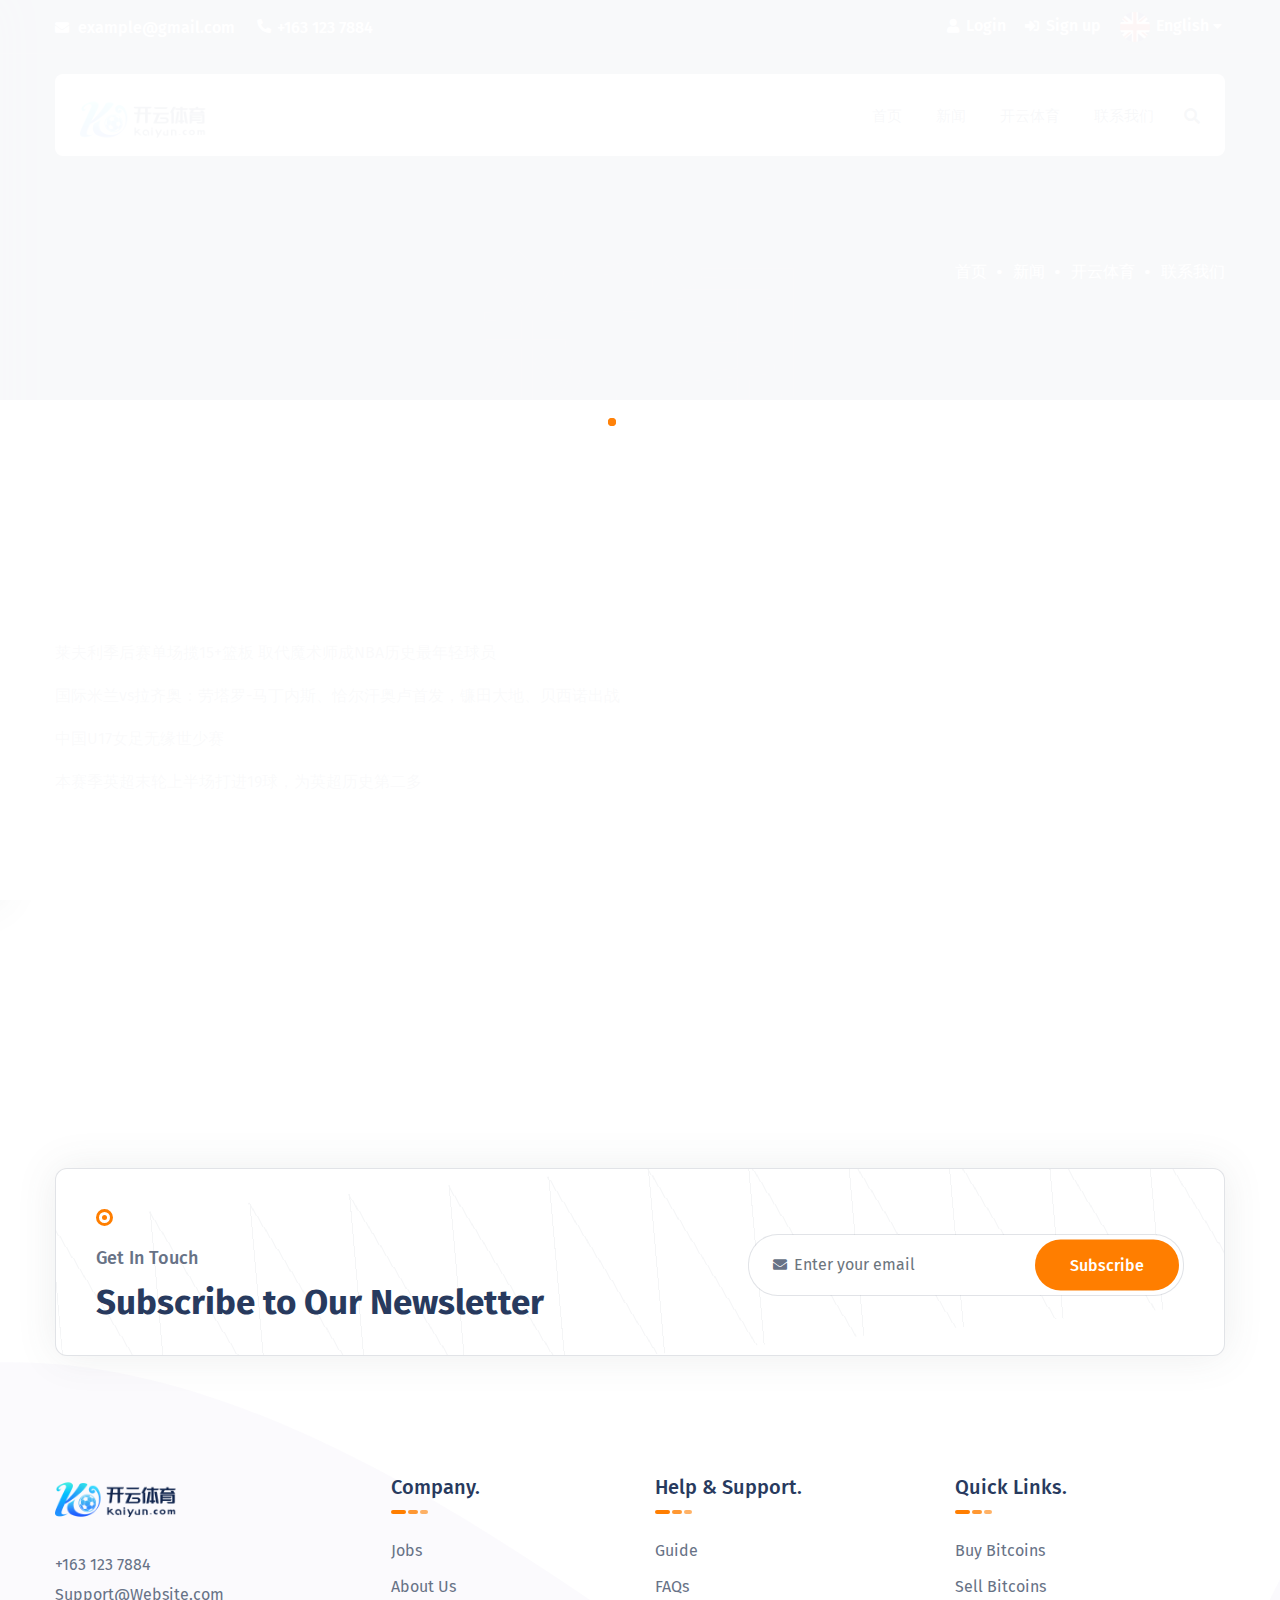
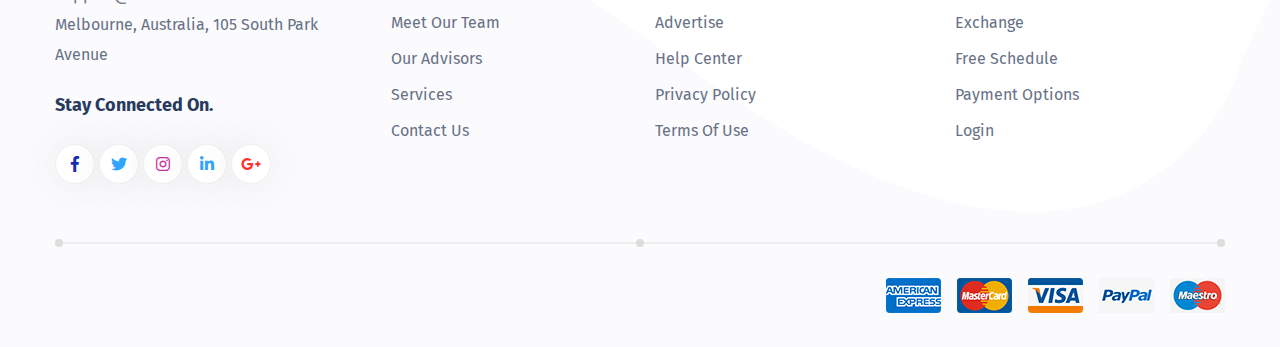
<file: news.html>
﻿<!DOCTYPE html>
<html lang="en">
<head>
    <meta charset="UTF-8">
    <meta name="viewport" content="width=device-width, initial-scale=1.0">
    <meta http-equiv="X-UA-Compatible" content="ie=edge">
    <title>开云体育 德州扑克 开云德州 开云平台 开云集团</title>
    <meta name="description" content="开云体育 德州扑克 开云德州 kaiyuntiyu 开云平台 开云集团 亚洲顶尖在线娱乐平台，提供NBA、英超、2024 年欧洲杯、DOTA2、LPL等精彩赛事，菲律宾政府认可">
    <meta name="keywords" content="开云体育 德州扑克 开云平台 开云集团 kaiyuntiyu  全球最顶级的德州游戏以及体育赛事、真人娱乐、棋牌游戏、电子竞技等多种产品。">
    <!-- Favicon -->
    <link rel="icon" href="images/favicon.png">


    <!-- Template CSS Files -->
    <link rel="stylesheet" href="css/bootstrap.min.css">
    <link rel="stylesheet" href="css/font-awesome.css">
    <link rel="stylesheet" href="css/flaticon.css">
    <link rel="stylesheet" href="css/owl.carousel.min.css">
    <link rel="stylesheet" href="css/owl.theme.default.min.css">
    <link rel="stylesheet" href="css/magnific-popup.css">
    <link rel="stylesheet" href="css/style.css">
</head>
<body>
<!-- start per-loader -->
<div class="loader-container">
    <div class="lds-ripple">
        <div></div>
        <div></div>
    </div>
</div>
<!-- end per-loader -->

<!-- ================================
            START HEADER AREA
================================= -->
<header class="header-area">
    <div class="header-top">
        <div class="container">
            <div class="row">
                <div class="col-lg-6 col-sm-6">
                    <div class="header-top-info">
                        <ul class="info-list">
                            <li><i class="fa fa-envelope"></i>
                                <a href="mailto:example@gmail.com">example@gmail.com</a>
                            </li>
                            <li><i class="fa fa-phone"></i>
                                <a href="tel:+1631237884">+163 123 7884</a>
                            </li>
                        </ul>
                    </div><!-- end header-top-info -->
                </div><!-- end col-lg-6 -->
                <div class="col-lg-6 col-sm-6">
                    <div class="header-top-info header-login-info">
                        <ul class="info-list">
                            <li><a href="#"><i class="fa fa-user"></i> Login</a></li>
                            <li><a href="#"><i class="fa fa-sign-in-alt"></i> Sign up</a></li>
                            <li>
                                <a href="#">
                                    <img src="images/flag.jpg" alt="English">
                                    English
                                    <i class="fas fa-caret-down"></i>
                                </a>
                                <ul class="lang-drop-menu">
                                    <li>
                                        <a href="#">
                                            <img src="images/flag.jpg" alt="English">
                                            english
                                        </a>
                                        <a href="#">
                                            <img src="images/flag2.jpg" alt="Usa">
                                            usa
                                        </a>
                                        <a href="#">
                                            <img src="images/flag3.jpg" alt="France">
                                            france
                                        </a>
                                    </li>
                                </ul>
                            </li>
                        </ul>
                    </div><!-- end header-top-info -->
                </div><!-- end col-lg-6 -->
            </div><!-- end row -->
        </div><!-- end container -->
    </div><!-- end header-top -->
    <div class="header-menu-wrapper">
        <div class="container">
            <div class="row header-menu-row">
                <div class="col-lg-3">
                    <div class="logo">
                        <a href="index.html"> <img src="images/ky-logo.png" alt="logo"></a>
                    </div><!-- end logo -->
                </div><!-- end col-lg-3-->
                <div class="col-lg-9 main-menu-wrapper">
                    <div class="main-menu-content">
                        <nav>
                            <ul>
								<li><a href="index.html">首页</a></li>
								<li><a href="news.html">新闻</a></li>
								<li><a href="about.html">开云体育</a></li>
								<li><a href="contact.html">联系我们</a></li>
                            </ul>
                        </nav>
                        <div class="logo-right-button">
                            <ul>
                                <li><a href="javascript:void(0)" class="search-button"><i class="fa fa-search"></i></a></li>
                            </ul>
                            <div class="side-menu-open">
                                <span class="menu__bar"></span>
                                <span class="menu__bar"></span>
                                <span class="menu__bar"></span>
                            </div><!-- end side-menu-open -->
                        </div><!-- end logo-right-button -->
                        <div class="search-option">
                            <form action="#">
                                <input class="form-control" type="text" placeholder="Search by keywords...">
                                <i class="fa fa-search search-icon"></i>
                            </form>
                        </div><!-- end search-option -->
                    </div><!-- end main-menu-content -->
                </div><!-- end col-lg-9 -->
            </div><!-- end row -->
        </div><!-- end container -->
    </div><!-- end header-menu-wrapper -->
    <div class="side-nav-container">
        <div class="humburger-menu">
            <div class="humburger-menu-lines side-menu-close"></div><!-- end humburger-menu-lines -->
        </div><!-- end humburger-menu -->
        <div class="side-menu-wrap">
            <ul class="side-menu-ul">
                <li><a style="color: #fff;" href="index.html">首页</a></li>
				<li><a style="color: #fff;" href="news.html">新闻</a></li>
				<li><a style="color: #fff;" href="about.html">开云体育</a></li>
				<li><a style="color: #fff;" href="contact.html">联系我们</a></li>
            </ul>
        </div><!-- end side-menu-wrap -->
    </div><!-- end side-nav-container -->
</header>
<!-- ================================
         END HEADER AREA
================================= -->

<!-- ================================
    START BREADCRUMB AREA
================================= -->
<section class="breadcrumb-area">
    <div class="container">
        <div class="row">
            <div class="col-lg-12">
                <div class="breadcrumb-content">
                    <div class="breadcrumb-inner">
                        <!-- <h2 class="breadcrumb__title">news.</h2> -->
                        <ul class="breadcrumb__list">
                            <li class="active__list-item"><a href="index.html">首页</a></li>
							<li class="active__list-item"><a href="news.html">新闻</a></li>
                            <li class="active__list-item">开云体育</li>
                            <li>联系我们</li>
                        </ul>
                    </div><!-- end breadcrumb-inner -->
                    <div class="text-outline">新闻</div>
                </div><!-- end breadcrumb-content -->
            </div><!-- end col-lg-12 -->
        </div><!-- end row -->
    </div><!-- end container -->
</section><!-- end hero-area -->
<!-- ================================
    END BREADCRUMB AREA
================================= -->

<!-- ================================
       START ABOUT AREA
================================= -->


<section class="about-area about-area3">
    <div class="container">
        <section class="app-area">
            <div class="sec-heading">

                <a class="" href="/pages/news001.html">
                    <p class="sec__desc">
                        莱夫利季后赛单场揽15+篮板 取代魔术师成NBA历史最年轻球员
                    </p>
                 </a>

                 <a class="" href="/pages/news002.html">
                    <p class="sec__desc">
                        国际米兰vs拉齐奥：劳塔罗-马丁内斯、恰尔汗奥卢首发，镰田大地、贝西诺出战
                    </p>
                 </a>
                 
                 <a class="" href="/pages/news003.html">
                    <p class="sec__desc">
                        中国U17女足无缘世少赛
                    </p>
                 </a>
                 
                 <a class="" href="/pages/news003.html">
                    <p class="sec__desc">
                        本赛季英超末轮上半场打进19球，为英超历史第二多
                    </p>
                 </a>



            </div><!-- end container -->
        </section><!-- end app-area -->
    </div><!-- end container -->
</section><!-- end about-area -->





<!-- ================================
       START NEWSLETTER AREA
================================= -->
<section class="newsleller-area newsleller-area2">
    <div class="container">
        <div class="subscriber-box">
            <div class="row">
                <div class="col-lg-7">
                    <div class="sec-heading">
                        <div class="heading-circle"></div>
                        <p class="sec__meta">Get in touch</p>
                        <h2 class="sec__title">Subscribe to Our Newsletter</h2>
                    </div><!-- end sec-heading -->
                </div><!-- end col-lg-7 -->
                <div class="col-lg-5">
                    <div class="subscriber-wrap">
                        <form action="#">
                            <div class="subscriber-form">
                                <input type="text" class="form-control" placeholder="Enter your email">
                                <i class="fa fa-envelope"></i>
                                <button class="theme-btn">subscribe</button>
                            </div>
                        </form>
                    </div><!-- end subscriber-wrap -->
                </div><!-- end col-lg-5 -->
            </div><!-- end row -->
        </div><!-- end subscriber-box -->
    </div><!-- end container -->
</section><!-- end app-area -->
<!-- ================================
       START NEWSLETTER AREA
================================= -->

<!-- ================================
         END FOOTER AREA
================================= -->
<section class="footer-area">
    <svg class="footer-svg" xmlns="http://www.w3.org/2000/svg" viewBox="0 0 1047.1 3.7" preserveAspectRatio="xMidYMin slice">
        <path class="elementor-shape-fill" d="M1047.1,0C557,0,8.9,0,0,0v1.6c0,0,0.6-1.5,2.7-0.3C3.9,2,6.1,4.1,8.3,3.5c0.9-0.2,1.5-1.9,1.5-1.9	s0.6-1.5,2.7-0.3C13.8,2,16,4.1,18.2,3.5c0.9-0.2,1.5-1.9,1.5-1.9s0.6-1.5,2.7-0.3C23.6,2,25.9,4.1,28,3.5c0.9-0.2,1.5-1.9,1.5-1.9	c0,0,0.6-1.5,2.7-0.3c1.2,0.7,3.5,2.8,5.6,2.2c0.9-0.2,1.5-1.9,1.5-1.9c0,0,0.6-1.5,2.7-0.3c1.2,0.7,3.5,2.8,5.6,2.2	c0.9-0.2,1.5-1.9,1.5-1.9s0.6-1.5,2.7-0.3c1.2,0.7,3.5,2.8,5.6,2.2c0.9-0.2,1.5-1.9,1.5-1.9s0.6-1.5,2.7-0.3C63,2,65.3,4.1,67.4,3.5	C68.3,3.3,69,1.6,69,1.6s0.6-1.5,2.7-0.3c1.2,0.7,3.5,2.8,5.6,2.2c0.9-0.2,1.5-1.9,1.5-1.9c0,0,0.6-1.5,2.7-0.3	C82.7,2,85,4.1,87.1,3.5c0.9-0.2,1.5-1.9,1.5-1.9s0.6-1.5,2.7-0.3C92.6,2,94.8,4.1,97,3.5c0.9-0.2,1.5-1.9,1.5-1.9s0.6-1.5,2.7-0.3	c1.2,0.7,3.5,2.8,5.6,2.2c0.9-0.2,1.5-1.9,1.5-1.9s0.6-1.5,2.7-0.3c1.2,0.7,3.5,2.8,5.6,2.2c0.9-0.2,1.5-1.9,1.5-1.9	c0,0,0.6-1.5,2.7-0.3c1.2,0.7,3.5,2.8,5.6,2.2c0.9-0.2,1.5-1.9,1.5-1.9c0,0,0.6-1.5,2.7-0.3c1.2,0.7,3.5,2.8,5.6,2.2	c0.9-0.2,1.5-1.9,1.5-1.9s0.6-1.5,2.7-0.3c1.2,0.7,3.5,2.8,5.6,2.2c0.9-0.2,1.5-1.9,1.5-1.9s0.6-1.5,2.7-0.3	c1.2,0.7,3.5,2.8,5.6,2.2c0.9-0.2,1.5-1.9,1.5-1.9s0.6-1.5,2.7-0.3c1.2,0.7,3.5,2.8,5.6,2.2c0.9-0.2,1.5-1.9,1.5-1.9	c0,0,0.6-1.5,2.7-0.3c1.2,0.7,3.5,2.8,5.6,2.2c0.9-0.2,1.5-1.9,1.5-1.9s0.6-1.5,2.7-0.3c1.2,0.7,3.5,2.8,5.6,2.2	c0.9-0.2,1.5-1.9,1.5-1.9s0.6-1.5,2.7-0.3c1.2,0.7,3.5,2.8,5.6,2.2c0.9-0.2,1.5-1.9,1.5-1.9s0.6-1.5,2.7-0.3	c1.2,0.7,3.5,2.8,5.6,2.2c0.9-0.2,1.5-1.9,1.5-1.9c0,0,0.6-1.5,2.7-0.3c1.2,0.7,3.5,2.8,5.6,2.2c0.9-0.2,1.5-1.9,1.5-1.9	c0,0,0.6-1.5,2.7-0.3c1.2,0.7,3.5,2.8,5.6,2.2c0.9-0.2,1.5-1.9,1.5-1.9s0.6-1.5,2.7-0.3c1.2,0.7,3.5,2.8,5.6,2.2	c0.9-0.2,1.5-1.9,1.5-1.9s0.6-1.5,2.7-0.3c1.2,0.7,3.5,2.8,5.6,2.2c0.9-0.2,1.5-1.9,1.5-1.9s0.6-1.5,2.7-0.3	c1.2,0.7,3.5,2.8,5.6,2.2c0.9-0.2,1.5-1.9,1.5-1.9c0,0,0.6-1.5,2.7-0.3c1.2,0.7,3.5,2.8,5.6,2.2c0.9-0.2,1.5-1.9,1.5-1.9	s0.6-1.5,2.7-0.3c1.2,0.7,3.5,2.8,5.6,2.2c0.9-0.2,1.5-1.9,1.5-1.9s0.6-1.5,2.7-0.3c1.2,0.7,3.5,2.8,5.6,2.2	c0.9-0.2,1.5-1.9,1.5-1.9s0.6-1.5,2.7-0.3c1.2,0.7,3.5,2.8,5.6,2.2c0.9-0.2,1.5-1.9,1.5-1.9c0,0,0.6-1.5,2.7-0.3	c1.2,0.7,3.5,2.8,5.6,2.2c0.9-0.2,1.5-1.9,1.5-1.9c0,0,0.6-1.5,2.7-0.3c1.2,0.7,3.5,2.8,5.6,2.2c0.9-0.2,1.5-1.9,1.5-1.9	s0.6-1.5,2.7-0.3c1.2,0.7,3.5,2.8,5.6,2.2c0.9-0.2,1.5-1.9,1.5-1.9s0.6-1.5,2.7-0.3c1.2,0.7,3.5,2.8,5.6,2.2	c0.9-0.2,1.5-1.9,1.5-1.9s0.6-1.5,2.7-0.3c1.2,0.7,3.5,2.8,5.6,2.2c0.9-0.2,1.5-1.9,1.5-1.9c0,0,0.6-1.5,2.7-0.3	c1.2,0.7,3.5,2.8,5.6,2.2c0.9-0.2,1.5-1.9,1.5-1.9s0.6-1.5,2.7-0.3c1.2,0.7,3.5,2.8,5.6,2.2c0.9-0.2,1.5-1.9,1.5-1.9	s0.6-1.5,2.7-0.3c1.2,0.7,3.5,2.8,5.6,2.2c0.9-0.2,1.5-1.9,1.5-1.9s0.6-1.5,2.7-0.3c1.2,0.7,3.5,2.8,5.6,2.2	c0.9-0.2,1.5-1.9,1.5-1.9c0,0,0.6-1.5,2.7-0.3c1.2,0.7,3.5,2.8,5.6,2.2c0.9-0.2,1.5-1.9,1.5-1.9c0,0,0.6-1.5,2.7-0.3	c1.2,0.7,3.5,2.8,5.6,2.2c0.9-0.2,1.5-1.9,1.5-1.9s0.6-1.5,2.7-0.3c1.2,0.7,3.5,2.8,5.6,2.2c0.9-0.2,1.5-1.9,1.5-1.9	s0.6-1.5,2.7-0.3c1.2,0.7,3.5,2.8,5.6,2.2c0.9-0.2,1.5-1.9,1.5-1.9s0.6-1.5,2.7-0.3c1.2,0.7,3.5,2.8,5.6,2.2	c0.9-0.2,1.5-1.9,1.5-1.9c0,0,0.6-1.5,2.7-0.3c1.2,0.7,3.5,2.8,5.6,2.2c0.9-0.2,1.5-1.9,1.5-1.9s0.6-1.5,2.7-0.3	c1.2,0.7,3.5,2.8,5.6,2.2c0.9-0.2,1.5-1.9,1.5-1.9s0.6-1.5,2.7-0.3c1.2,0.7,3.5,2.8,5.6,2.2c0.9-0.2,1.5-1.9,1.5-1.9	s0.6-1.5,2.7-0.3c1.2,0.7,3.5,2.8,5.6,2.2c0.9-0.2,1.5-1.9,1.5-1.9c0,0,0.6-1.5,2.7-0.3c1.2,0.7,3.5,2.8,5.6,2.2	c0.9-0.2,1.5-1.9,1.5-1.9c0,0,0.6-1.5,2.7-0.3c1.2,0.7,3.5,2.8,5.6,2.2c0.9-0.2,1.5-1.9,1.5-1.9s0.6-1.5,2.7-0.3	c1.2,0.7,3.5,2.8,5.6,2.2c0.9-0.2,1.5-1.9,1.5-1.9s0.6-1.5,2.7-0.3c1.2,0.7,3.5,2.8,5.6,2.2c0.9-0.2,1.5-1.9,1.5-1.9	s0.6-1.5,2.7-0.3c1.2,0.7,3.5,2.8,5.6,2.2c0.9-0.2,1.5-1.9,1.5-1.9c0,0,0.6-1.5,2.7-0.3c1.2,0.7,3.5,2.8,5.6,2.2	c0.9-0.2,1.5-1.9,1.5-1.9s0.6-1.5,2.7-0.3c1.2,0.7,3.5,2.8,5.6,2.2c0.9-0.2,1.5-1.9,1.5-1.9s0.6-1.5,2.7-0.3	c1.2,0.7,3.5,2.8,5.6,2.2c0.9-0.2,1.5-1.9,1.5-1.9s0.6-1.5,2.7-0.3c1.2,0.7,3.5,2.8,5.6,2.2c0.9-0.2,1.5-1.9,1.5-1.9	c0,0,0.6-1.5,2.7-0.3c1.2,0.7,3.5,2.8,5.6,2.2c0.9-0.2,1.5-1.9,1.5-1.9c0,0,0.6-1.5,2.7-0.3c1.2,0.7,3.5,2.8,5.6,2.2	c0.9-0.2,1.5-1.9,1.5-1.9s0.6-1.5,2.7-0.3c1.2,0.7,3.5,2.8,5.6,2.2c0.9-0.2,1.5-1.9,1.5-1.9s0.6-1.5,2.7-0.3	c1.2,0.7,3.5,2.8,5.6,2.2c0.9-0.2,1.5-1.9,1.5-1.9s0.6-1.5,2.7-0.3c1.2,0.7,3.5,2.8,5.6,2.2c0.9-0.2,1.5-1.9,1.5-1.9	c0,0,0.6-1.5,2.7-0.3c1.2,0.7,3.5,2.8,5.6,2.2c0.9-0.2,1.5-1.9,1.5-1.9s0.6-1.5,2.7-0.3c1.2,0.7,3.5,2.8,5.6,2.2	c0.9-0.2,1.5-1.9,1.5-1.9s0.6-1.5,2.7-0.3c1.2,0.7,3.5,2.8,5.6,2.2c0.9-0.2,1.5-1.9,1.5-1.9s0.6-1.5,2.7-0.3	c1.2,0.7,3.5,2.8,5.6,2.2c0.9-0.2,1.5-1.9,1.5-1.9c0,0,0.6-1.5,2.7-0.3c1.2,0.7,3.5,2.8,5.6,2.2c0.9-0.2,1.5-1.9,1.5-1.9	c0,0,0.6-1.5,2.7-0.3c1.2,0.7,3.5,2.8,5.6,2.2c0.9-0.2,1.5-1.9,1.5-1.9s0.6-1.5,2.7-0.3c1.2,0.7,3.5,2.8,5.6,2.2	c0.9-0.2,1.5-1.9,1.5-1.9s0.6-1.5,2.7-0.3c1.2,0.7,3.5,2.8,5.6,2.2c0.9-0.2,1.5-1.9,1.5-1.9s0.6-1.5,2.7-0.3	c1.2,0.7,3.5,2.8,5.6,2.2c0.9-0.2,1.5-1.9,1.5-1.9c0,0,0.6-1.5,2.7-0.3c1.2,0.7,3.5,2.8,5.6,2.2c0.9-0.2,1.5-1.9,1.5-1.9	s0.6-1.5,2.7-0.3c1.2,0.7,3.5,2.8,5.6,2.2c0.9-0.2,1.5-1.9,1.5-1.9s0.6-1.5,2.7-0.3c1.2,0.7,3.5,2.8,5.6,2.2	c0.9-0.2,1.5-1.9,1.5-1.9s0.6-1.5,2.7-0.3c1.2,0.7,3.5,2.8,5.6,2.2c0.9-0.2,1.5-1.9,1.5-1.9c0,0,0.6-1.5,2.7-0.3	c1.2,0.7,3.5,2.8,5.6,2.2c0.9-0.2,1.5-1.9,1.5-1.9c0,0,0.6-1.5,2.7-0.3c1.2,0.7,3.5,2.8,5.6,2.2c0.9-0.2,1.5-1.9,1.5-1.9	s0.6-1.5,2.7-0.3c1.2,0.7,3.5,2.8,5.6,2.2c0.9-0.2,1.5-1.9,1.5-1.9s0.6-1.5,2.7-0.3c1.2,0.7,3.5,2.8,5.6,2.2	c0.9-0.2,1.5-1.9,1.5-1.9s0.6-1.5,2.7-0.3c1.2,0.7,3.5,2.8,5.6,2.2c0.9-0.2,1.5-1.9,1.5-1.9c0,0,0.6-1.5,2.7-0.3	c1.2,0.7,3.5,2.8,5.6,2.2c0.9-0.2,1.5-1.9,1.5-1.9s0.6-1.5,2.7-0.3c1.2,0.7,3.5,2.8,5.6,2.2c0.9-0.2,1.5-1.9,1.5-1.9	s0.6-1.5,2.7-0.3c1.2,0.7,3.5,2.8,5.6,2.2c0.9-0.2,1.5-1.9,1.5-1.9s0.6-1.5,2.7-0.3c1.2,0.7,3.5,2.8,5.6,2.2	c0.9-0.2,1.5-1.9,1.5-1.9c0,0,0.6-1.5,2.7-0.3c1.2,0.7,3.5,2.8,5.6,2.2c0.9-0.2,1.5-1.9,1.5-1.9c0,0,0.6-1.5,2.7-0.3	c1.2,0.7,3.5,2.8,5.6,2.2c0.9-0.2,1.5-1.9,1.5-1.9s0.6-1.5,2.7-0.3c1.2,0.7,3.5,2.8,5.6,2.2c0.9-0.2,1.5-1.9,1.5-1.9	s0.6-1.5,2.7-0.3c1.2,0.7,3.5,2.8,5.6,2.2c0.9-0.2,1.5-1.9,1.5-1.9s0.6-1.5,2.7-0.3c1.2,0.7,3.5,2.8,5.6,2.2	c0.9-0.2,1.5-1.9,1.5-1.9c0,0,0.6-1.5,2.7-0.3c1.2,0.7,3.5,2.8,5.6,2.2c0.9-0.2,1.5-1.9,1.5-1.9s0.6-1.5,2.7-0.3	c1.2,0.7,3.5,2.8,5.6,2.2c0.9-0.2,1.5-1.9,1.5-1.9s0.6-1.5,2.7-0.3c1.2,0.7,3.5,2.8,5.6,2.2c0.9-0.2,1.5-1.9,1.5-1.9	s0.6-1.5,2.7-0.3c1.2,0.7,3.5,2.8,5.6,2.2c0.9-0.2,1.5-1.9,1.5-1.9c0,0,0.6-1.5,2.7-0.3c1.2,0.7,3.5,2.8,5.6,2.2	c0.9-0.2,1.5-1.9,1.5-1.9c0,0,0.6-1.5,2.7-0.3c1.2,0.7,3.5,2.8,5.6,2.2c0.9-0.2,1.5-1.9,1.5-1.9s0.6-1.5,2.7-0.3	c1.2,0.7,3.5,2.8,5.6,2.2c0.9-0.2,1.5-1.9,1.5-1.9s0.6-1.5,2.7-0.3c1.2,0.7,3.5,2.8,5.6,2.2c0.9-0.2,1.5-1.9,1.5-1.9	s0.6-1.5,2.7-0.3c1.2,0.7,3.5,2.8,5.6,2.2c0.9-0.2,1.5-1.9,1.5-1.9c0,0,0.6-1.5,2.7-0.3c1.2,0.7,3.5,2.8,5.6,2.2	c0.9-0.2,1.5-1.9,1.5-1.9s0.6-1.5,2.7-0.3c1.2,0.7,3.5,2.8,5.6,2.2c0.9-0.2,1.5-1.9,1.5-1.9s0.6-1.5,2.7-0.3	c1.2,0.7,3.5,2.8,5.6,2.2c0.9-0.2,1.5-1.9,1.5-1.9s0.6-1.5,2.7-0.3c1.2,0.7,3.5,2.8,5.6,2.2c0.9-0.2,1.5-1.9,1.5-1.9	c0,0,0.6-1.5,2.7-0.3c1.2,0.7,3.5,2.8,5.6,2.2c0.9-0.2,1.5-1.9,1.5-1.9c0,0,0.6-1.5,2.7-0.3c1.2,0.7,3.5,2.8,5.6,2.2	c0.9-0.2,1.5-1.9,1.5-1.9s0.6-1.5,2.7-0.3c1.2,0.7,3.5,2.8,5.6,2.2c0.9-0.2,1.5-1.9,1.5-1.9s0.6-1.5,2.7-0.3	c1.2,0.7,3.5,2.8,5.6,2.2c0.9-0.2,1.5-1.9,1.5-1.9s0.6-1.5,2.6-0.4V0z M2.5,1.2C2.5,1.2,2.5,1.2,2.5,1.2C2.5,1.2,2.5,1.2,2.5,1.2z M2.7,1.4c0.1,0,0.1,0.1,0.1,0.1C2.8,1.4,2.8,1.4,2.7,1.4z"></path>
    </svg>
    <div class="container">
        <div class="row">
            <div class="col-lg-3 col-sm-6">
                <div class="footer-shared">
                    <a href="index.html">
                        <img src="../images/ky-logo.png" alt="footer logo" class="footer__logo">
                    </a>
                    <p class="footer-address-links">
                        <a href="tel:+1631237884">+163 123 7884</a>
                        <a href="mailto:support@wbsite.com" class="mail">Support@Website.com</a>
                        <span class="address">Melbourne, Australia, 105 South Park Avenue</span>
                    </p>
                    <h4 class="footer-meta">stay connected on.</h4>
                    <ul class="footer-link">
                        <li><a href="#" data-toggle="tooltip" data-placement="top" title="Facebook"><i class="fab fa-facebook-f"></i></a></li>
                        <li><a href="#" data-toggle="tooltip" data-placement="top" title="Twitter"><i class="fab fa-twitter"></i></a></li>
                        <li><a href="#" data-toggle="tooltip" data-placement="top" title="Instagram"><i class="fab fa-instagram"></i></a></li>
                        <li><a href="#" data-toggle="tooltip" data-placement="top" title="Linkedin"><i class="fab fa-linkedin-in"></i></a></li>
                        <li><a href="#" data-toggle="tooltip" data-placement="top" title="Google Plus"><i class="fab fa-google-plus-g"></i></a></li>
                    </ul>
                </div><!-- end footer-shared -->
            </div><!-- end col-lg-3 -->
            <div class="col-lg-3 col-sm-6">
                <div class="footer-shared footer-widget">
                    <h3 class="footer-title">company.
                        <span class="footer-title-shape"></span>
                        <span class="footer-title-shape"></span>
                        <span class="footer-title-shape"></span>
                    </h3>
                    <ul class="footer-link company-link">
                        <li><a href="#">jobs</a></li>
                        <li><a href="#">about us</a></li>
                        <li><a href="#">meet our team</a></li>
                        <li><a href="#">our advisors</a></li>
                        <li><a href="#">services</a></li>
                        <li><a href="#">contact us</a></li>
                    </ul>
                </div><!-- end footer-shared -->
            </div><!-- end col-lg-3 -->
            <div class="col-lg-3 col-sm-6">
                <div class="footer-shared footer-widget2">
                    <h3 class="footer-title">help & support.
                        <span class="footer-title-shape"></span>
                        <span class="footer-title-shape"></span>
                        <span class="footer-title-shape"></span>
                    </h3>
                    <ul class="footer-link company-link">
                        <li><a href="#">guide</a></li>
                        <li><a href="#">FAQs</a></li>
                        <li><a href="#">advertise</a></li>
                        <li><a href="#">help center</a></li>
                        <li><a href="#">privacy policy</a></li>
                        <li><a href="#">terms of use</a></li>
                    </ul>
                </div><!-- end footer-shared -->
            </div><!-- end col-lg-3 -->
            <div class="col-lg-3 col-sm-6">
                <div class="footer-shared footer-widget3">
                    <h3 class="footer-title">quick links.
                        <span class="footer-title-shape"></span>
                        <span class="footer-title-shape"></span>
                        <span class="footer-title-shape"></span>
                    </h3>
                    <ul class="footer-link company-link">
                        <li><a href="#">buy bitcoins</a></li>
                        <li><a href="#">sell bitcoins</a></li>
                        <li><a href="#">exchange</a></li>
                        <li><a href="#">free schedule</a></li>
                        <li><a href="#">payment options</a></li>
                        <li><a href="#">login</a></li>
                    </ul>
                </div><!-- end footer-shared -->
            </div><!-- end col-lg-3 -->
        </div><!-- end row -->
        <div class="row">
            <div class="col-lg-12">
                <div class="divider">
                    <span class="divider__circle"></span>
                </div><!-- end divider -->
            </div><!-- end col-lg-12 -->
        </div><!-- end row -->
        <div class="copyright-content row">
            <div class="col-lg-6">
               <!-- <p class="copy__desc">Copyright &copy; 2019.Company name All rights reserved.<a target="_blank" href="http://www.mobancss.com/">模板在线</a>
                </p> -->
            </div><!-- end col-lg-6 -->
            <div class="col-lg-6 text-right">
                <ul class="payment__currency">
                    <li>
                        <img src="images/american-express.png" alt="american-express">
                    </li>
                    <li>
                        <img src="images/mastercard.png" alt="mastercard">
                    </li>
                    <li>
                        <img src="images/visa.png" alt="visa">
                    </li>
                    <li>
                        <img src="images/paypal.png" alt="paypal">
                    </li>
                    <li>
                        <img src="images/maestro.png" alt="maestro">
                    </li>
                </ul>
            </div><!-- end col-lg-6 -->
        </div><!-- end copyright-content -->
    </div><!-- end container -->
</section><!-- end footer-area -->
<!-- ================================
          END FOOTER AREA
================================= -->

<!-- start back-to-top -->
<div id="back-to-top">
    <i class="fas fa-angle-up" title="Go top"></i>
</div>
<!-- end back-to-top -->

<!-- Template JS Files -->
<script src="js/jquery.min.js"></script>
<script src="js/popper.min.js"></script>
<script src="js/bootstrap.min.js"></script>
<script src="js/owl.carousel.min.js"></script>
<script src="js/waypoint.min.js"></script>
<script src="js/jquery.counterup.min.js"></script>
<script src="js/jquery.magnific-popup.min.js"></script>
<script src="js/smooth-scrolling.js"></script>
<script src="js/jquery-nice-select.js"></script>
<script src="js/main.js"></script>
</body>
</html>
</file>
<file: css/flaticon.css>
/*
  	Flaticon icon font: Flaticon
  	Creation date: 07/05/2018 09:11
  	*/

@font-face {
  font-family: "Flaticon";
  src: url("../fonts/Flaticon.eot");
  src: url("../fonts/Flaticon.eot?#iefix") format("embedded-opentype"),
       url("../fonts/Flaticon.woff") format("woff"),
       url("../fonts/Flaticon.ttf") format("truetype"),
       url("../fonts/Flaticon.svg#Flaticon") format("svg");
  font-weight: normal;
  font-style: normal;
}

@media screen and (-webkit-min-device-pixel-ratio:0) {
  @font-face {
    font-family: "Flaticon";
    src: url("../fonts/Flaticon.svg#Flaticon") format("svg");
  }
}

[class^="flaticon-"]:before, [class*=" flaticon-"]:before,
[class^="flaticon-"]:after, [class*=" flaticon-"]:after {   
  font-family: Flaticon;
font-style: normal;
}

.flaticon-001-bitcoin-20:before { content: "\f100"; }
.flaticon-002-bitcoin-19:before { content: "\f101"; }
.flaticon-003-shield:before { content: "\f102"; }
.flaticon-004-saving:before { content: "\f103"; }
.flaticon-005-safebox:before { content: "\f104"; }
.flaticon-006-bitcoin-18:before { content: "\f105"; }
.flaticon-007-bitcoin-17:before { content: "\f106"; }
.flaticon-008-bitcoin-16:before { content: "\f107"; }
.flaticon-009-graphic-card:before { content: "\f108"; }
.flaticon-010-gold:before { content: "\f109"; }
.flaticon-011-usb:before { content: "\f10a"; }
.flaticon-012-bitcoin-15:before { content: "\f10b"; }
.flaticon-013-bitcoin-14:before { content: "\f10c"; }
.flaticon-014-bitcoin-13:before { content: "\f10d"; }
.flaticon-015-encryption:before { content: "\f10e"; }
.flaticon-016-dig:before { content: "\f10f"; }
.flaticon-017-cryptocurrency-2:before { content: "\f110"; }
.flaticon-018-cryptocurrency-1:before { content: "\f111"; }
.flaticon-019-cryptocurrency:before { content: "\f112"; }
.flaticon-020-bitcoin-12:before { content: "\f113"; }
.flaticon-021-cloud:before { content: "\f114"; }
.flaticon-022-blockchain:before { content: "\f115"; }
.flaticon-023-bitcoins:before { content: "\f116"; }
.flaticon-024-bitcoin-11:before { content: "\f117"; }
.flaticon-025-bitcoin-10:before { content: "\f118"; }
.flaticon-026-bitcoin-9:before { content: "\f119"; }
.flaticon-027-bitcoin-8:before { content: "\f11a"; }
.flaticon-028-bitcoin-7:before { content: "\f11b"; }
.flaticon-029-bitcoin-6:before { content: "\f11c"; }
.flaticon-030-bitcoin-5:before { content: "\f11d"; }
.flaticon-031-bitcoin-4:before { content: "\f11e"; }
.flaticon-032-bitcoin-3:before { content: "\f11f"; }
.flaticon-033-bitcoin-2:before { content: "\f120"; }
.flaticon-034-consulting:before { content: "\f121"; }
.flaticon-035-bitcoin-1:before { content: "\f122"; }
.flaticon-036-bitcoin:before { content: "\f123"; }
</file>
